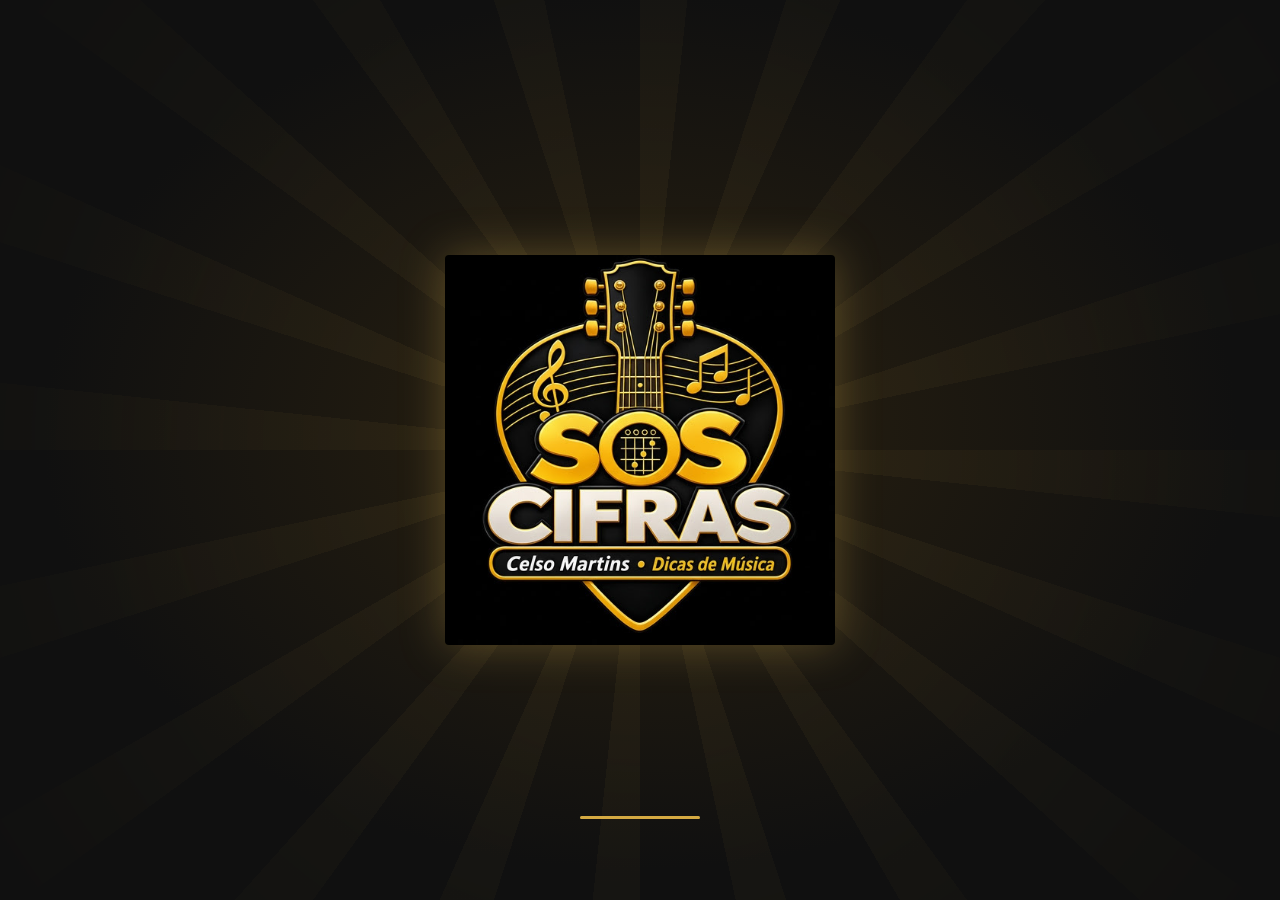
<file: index.html>
<!DOCTYPE html>
<html lang="pt-BR">
<head>
<meta charset="utf-8">



<link rel="manifest" href="./manifest.webmanifest?v=1.2.81">
<meta name="theme-color" content="#101010">
<meta name="mobile-web-app-capable" content="yes">
<meta name="apple-mobile-web-app-capable" content="yes">
<meta name="apple-mobile-web-app-title" content="SOS CIFRAS">
<meta name="mobile-web-app-capable" content="yes">
<meta name="apple-mobile-web-app-capable" content="yes">
<meta name="apple-mobile-web-app-title" content="SOS Cifras">
<meta name="theme-color" content="#101010">
<meta name="viewport" content="width=device-width, initial-scale=1, viewport-fit=cover">
<title>SOS CIFRAS — Cifras e Repertórios</title>
<link href="https://fonts.googleapis.com/css2?family=Bricolage+Grotesque:wght@400;600;800&family=JetBrains+Mono:wght@400;700&family=Dancing+Script:wght@600&display=swap" rel="stylesheet">
<style>
:root{--bg:#101010;--card:#1b1b1b;--ink:#f4f1e8;--mute:#aaa398;--line:#39342a;--brand:#d5aa42;--onbrand:#17130a;--chord:#f0c65b;--bar:#5a451b;--ok:#d5aa42}
:root[data-theme="light"]{--bg:#f6f3eb;--card:#ffffff;--ink:#24211b;--mute:#6f695e;--line:#d8d0c1;--brand:#9b741c;--onbrand:#fffdf7;--chord:#76540b;--bar:#9b741c;--ok:#9b741c}
@media (prefers-color-scheme:light){:root:not([data-theme="dark"]):not([data-theme="light"]){--bg:#f6f3eb;--card:#ffffff;--ink:#24211b;--mute:#6f695e;--line:#d8d0c1;--brand:#9b741c;--onbrand:#fffdf7;--chord:#76540b;--bar:#9b741c;--ok:#9b741c}}
:root[data-theme="dark"]{--bg:#101010;--card:#1b1b1b;--ink:#f4f1e8;--mute:#aaa398;--line:#39342a;--brand:#d5aa42;--onbrand:#17130a;--chord:#f0c65b;--bar:#5a451b}
:root{box-sizing:border-box;padding-top:env(safe-area-inset-top,0px);color-scheme:dark}
:root[data-theme="light"]{color-scheme:light}:root[data-theme="dark"]{color-scheme:dark}
*{box-sizing:border-box}html,body{height:100%;margin:0}
body{background:var(--bg);color:var(--ink);font:16px/1.4 "Bricolage Grotesque",system-ui,sans-serif}
#app{max-width:760px;margin:0 auto;padding:16px 16px 110px}
h1{font-size:28px;font-weight:800;letter-spacing:-.02em;margin:8px 0 4px}
h2{font-size:13px;font-weight:600;color:var(--mute);margin:22px 0 8px}
.sub{color:var(--mute);text-align:center;margin:0 0 18px;font-size:14px}
input,textarea,select{width:100%;font:inherit;color:var(--ink);background:var(--card);border:1.5px solid var(--line);border-radius:12px;padding:12px 14px}
textarea{font-family:"JetBrains Mono",ui-monospace,monospace;font-size:14px;min-height:300px;line-height:1.5}
:focus-visible{outline:3px solid var(--brand);outline-offset:2px}
button{font:inherit;cursor:pointer;border:0;color:var(--ink);background:none}
.btn{background:var(--brand);color:var(--onbrand);border-radius:12px;padding:11px 16px;font-weight:600;min-height:44px}
.btn.ghost{background:var(--card);color:var(--ink);border:1.5px solid var(--line)}
.row{display:flex;gap:8px;align-items:center}.row>*{flex:1}.row>.fit{flex:none}
.item{display:flex;align-items:center;gap:12px;width:100%;text-align:left;background:var(--card);border:1px solid var(--line);border-radius:14px;padding:12px 14px;margin-bottom:8px;min-height:56px}
.item b{display:block;font-weight:600}.item small{color:var(--mute)}
.ico{width:34px;height:34px;border-radius:10px;background:color-mix(in srgb,var(--brand) 14%,transparent);color:var(--brand);display:grid;place-items:center;flex:none;font-weight:800}
.chip{font-size:12px;padding:2px 8px;border-radius:99px;background:color-mix(in srgb,var(--brand) 14%,transparent);color:var(--brand);font-weight:600}
.empty{text-align:center;color:var(--mute);padding:28px 10px}
.top{position:sticky;top:env(safe-area-inset-top,0px);z-index:5;background:var(--bg);padding:8px 0;border-bottom:1px solid var(--line);margin:-16px -16px 12px;padding:10px 16px}
.tools{display:flex;gap:6px;flex-wrap:wrap;align-items:center;margin-top:8px}
.tb{min-width:44px;min-height:44px;border-radius:10px;background:var(--card);border:1.5px solid var(--line);font-weight:700}
.tb.on{background:var(--brand);color:var(--onbrand);border-color:var(--brand)}
.sec{background:var(--bar);color:#fff;text-align:center;font-weight:600;font-size:14px;border-radius:8px;padding:5px;margin:18px 0 8px}
.cs{font-family:"JetBrains Mono",ui-monospace,monospace;white-space:pre;overflow-x:auto}
.c{color:var(--chord);font-weight:700}.l{color:var(--ink)}
.tabs{position:fixed;left:0;right:0;bottom:0;background:var(--card);border-top:1px solid var(--line);display:flex;justify-content:center;padding:6px 8px calc(6px + env(safe-area-inset-bottom,0px))}
.tabs>div{display:flex;width:100%;max-width:760px;align-items:center}
.tab{flex:1;display:flex;flex-direction:column;align-items:center;gap:2px;font-size:12px;color:var(--mute);min-height:48px;justify-content:center}
.tab.on{color:var(--brand);font-weight:700}.tab .tabicon{font-size:22px;line-height:22px;height:22px;display:block}
.tab.mid{flex:none;width:58px;height:58px;border-radius:50%;background:var(--brand);color:var(--onbrand);margin-top:-26px;box-shadow:0 4px 14px rgba(0,0,0,.25)}
.toast{position:fixed;left:50%;bottom:96px;transform:translateX(-50%);background:var(--ok);color:#fff;padding:10px 16px;border-radius:12px;font-weight:600;z-index:9;max-width:92vw}
.seq{position:fixed;left:0;right:0;bottom:calc(66px + env(safe-area-inset-bottom,0px));display:flex;justify-content:center;gap:8px;z-index:4}
.seq .btn{box-shadow:0 3px 10px rgba(0,0,0,.2)}
label{font-size:13px;color:var(--mute);display:block;margin:12px 0 4px}
.sig{display:flex;flex-wrap:wrap;align-items:center;justify-content:center;gap:4px 14px;padding:12px 16px 0}
.sig span{color:var(--brand);font:600 24px/1.2 'Dancing Script','Segoe Script','Brush Script MT',cursive;letter-spacing:.01em}
.helpbtn{font:600 13px 'Bricolage Grotesque',system-ui,sans-serif;color:var(--brand);background:var(--card);border:1.5px solid var(--line);border-radius:99px;padding:6px 14px;min-height:36px}
details{background:var(--card);border:1px solid var(--line);border-radius:14px;padding:2px 14px;margin-bottom:8px}
summary{font-weight:600;padding:12px 0;cursor:pointer;min-height:44px}
details ul,details ol{padding-left:20px;margin:2px 0 12px}details li{margin:6px 0}details p{margin:4px 0 12px}
.rules{font-family:"JetBrains Mono",ui-monospace,monospace;font-size:12px;white-space:pre;overflow-x:auto;background:var(--bg);border:1px solid var(--line);border-radius:10px;padding:10px;margin:6px 0 10px}
.vh{position:absolute;opacity:0;width:1px;height:1px;overflow:hidden;pointer-events:none}

/* Abertura com a imagem oficial e brilho dourado */
#splash{position:fixed;inset:0;z-index:1000;display:grid;place-items:center;background:radial-gradient(ellipse at 50% 48%,#2a2110 0%,#101010 66%);overflow:hidden;opacity:1;visibility:visible;transition:opacity .65s ease,visibility .65s ease}
#splash.out{opacity:0;visibility:hidden;pointer-events:none}
#splash .glow{position:absolute;width:140vmax;height:140vmax;left:50%;top:50%;margin:-70vmax 0 0 -70vmax;background:repeating-conic-gradient(from 0deg,rgba(240,198,91,.12) 0 6deg,transparent 6deg 18deg);-webkit-mask:radial-gradient(circle,#000 0,transparent 62%);mask:radial-gradient(circle,#000 0,transparent 62%);opacity:0}
#splash img{position:relative;display:block;width:min(72vw,72vh,390px);height:auto;max-width:78vw;max-height:78vh;object-fit:contain;border-radius:4px;opacity:0;transform:scale(.88);filter:drop-shadow(0 0 22px rgba(240,198,91,.28))}
#splash .bar{position:absolute;left:50%;bottom:calc(9vh + env(safe-area-inset-bottom,0px));width:120px;height:3px;margin-left:-60px;border-radius:3px;background:rgba(213,170,66,.2);overflow:hidden;opacity:0}
#splash .bar i{display:block;height:100%;width:100%;background:#d5aa42;transform:scaleX(0);transform-origin:left}
@media (prefers-reduced-motion:no-preference){
#splash .glow{animation:sosGlow 2.6s ease-out .1s forwards,sosSpin 14s linear infinite}
#splash img{animation:sosLogoIn 1s cubic-bezier(.2,1.25,.4,1) .15s forwards}
#splash .bar{animation:sosFade .4s ease .5s forwards}
#splash .bar i{animation:sosLoad 1.9s ease-in-out .5s forwards}
@keyframes sosLogoIn{0%{opacity:0;transform:scale(.45) rotate(-8deg);filter:blur(8px) drop-shadow(0 0 10px rgba(240,198,91,.1))}60%{opacity:1;filter:blur(0) drop-shadow(0 0 28px rgba(240,198,91,.42))}100%{opacity:1;transform:scale(1) rotate(0);filter:blur(0) drop-shadow(0 0 22px rgba(240,198,91,.28))}}
@keyframes sosGlow{0%{opacity:0}40%{opacity:1}100%{opacity:.55}}
@keyframes sosSpin{to{transform:rotate(360deg)}}
@keyframes sosFade{to{opacity:1}}
@keyframes sosLoad{to{transform:scaleX(1)}}}
@media (prefers-reduced-motion:reduce){#splash .glow,#splash img,#splash .bar{opacity:1}#splash .bar i{transform:scaleX(1)}}


/* Cabeçalho editorial da cifra: marca discreta e título centralizado */
.song-heading{position:relative;min-height:86px;padding:35px 4px 13px;margin:0 0 10px;border-bottom:1px solid var(--line);display:flex;align-items:center;justify-content:center}
.song-brand{display:none;position:absolute;right:2px;top:0;flex-direction:column;align-items:flex-end;line-height:1.12;color:var(--brand);letter-spacing:.01em;text-align:right;font-family:"Dancing Script","Segoe Script","Brush Script MT",cursive}
.song-brand strong{font-size:17px;font-weight:600}
.song-brand span{font-size:14px;font-weight:600;opacity:.92}
body:has(.song-heading)>.sig{display:none!important}
html.reading-mode .song-brand{display:flex}
.song-title{width:100%;margin:0!important;text-align:center;font-family:Georgia,"Times New Roman",serif;font-size:clamp(25px,5.5vw,34px)!important;line-height:1.12;font-weight:700;letter-spacing:.005em;color:var(--ink);overflow-wrap:anywhere}
@media print{.song-heading{display:none}}

/* Modo leitura: oculta comandos e mantém cifra/indicações musicais */
html.reading-mode .top,html.reading-mode .tools,html.reading-mode .tabs,html.reading-mode .seq,html.reading-mode .print-header,html.reading-mode .sig{display:none!important}
html.reading-mode #app{padding-top:8px;padding-bottom:24px}
html.reading-mode .score-row{scroll-margin-top:8px}
.reading-speed-controls{display:none}html.reading-mode .reading-speed-controls{position:fixed;left:50%;bottom:calc(12px + env(safe-area-inset-bottom));transform:translateX(-50%);z-index:99998;display:flex;align-items:center;justify-content:center;gap:10px;padding:7px 10px;border:1px solid var(--brand);border-radius:999px;background:#171717;color:var(--brand);box-shadow:0 3px 14px #0009}.reading-speed-controls button{min-width:42px;min-height:40px;border:1px solid var(--brand);border-radius:999px;background:#292319;color:var(--brand);font-size:20px;font-weight:800}.reading-speed-controls .speed-value{min-width:78px;text-align:center;font-size:12px;font-weight:700;white-space:nowrap}.reading-speed-controls{transition:opacity .35s ease}html.reading-mode.speed-standby .reading-speed-controls{opacity:.2}
.music-inline-marker.segno,.music-inline-marker.coda-symbol{display:inline-block!important;vertical-align:super!important;position:relative!important;top:-.12em!important;margin:0 2px!important;line-height:1!important;font-size:1.05em!important}
</style>
<style>.chordTap{display:inline;cursor:pointer;color:inherit;font:inherit;font-weight:800;padding:0 1px;border-radius:4px;text-decoration:underline;text-decoration-style:dotted;text-decoration-color:var(--brand);text-underline-offset:3px}.chordTap:active{background:var(--brand);color:var(--onbrand)}.music-markers{display:flex;flex-wrap:wrap;gap:8px;align-items:center;color:var(--brand);font-size:1.35em;font-weight:800;padding:5px 0}.music-markers span{display:inline-flex;align-items:center;justify-content:center;min-width:30px;padding:2px 7px;border:1px solid var(--line);border-radius:7px}.mark-tools{display:flex;flex-wrap:wrap;gap:6px;margin:8px 0 12px}.mark-tools button{min-height:40px;padding:7px 10px;border:1px solid var(--line);border-radius:9px;background:var(--card);color:var(--brand);font-weight:700}.chord-panel-inline{display:block;position:relative;z-index:30;width:100%;margin:8px 0 14px}.chord-panel-card{width:min(100%,720px);max-height:none;overflow:visible;background:var(--card);color:var(--ink);border:1px solid var(--line);border-radius:14px;padding:14px;box-shadow:0 8px 26px #0007}.chord-panel-head{display:flex;align-items:center;justify-content:space-between;gap:12px}.chord-panel-inline h3{margin:12px 0 6px;color:var(--brand);font-size:14px}.chord-panel-inline p{margin:5px 0;color:var(--mute);font-size:13px}.chord-options{display:grid;grid-template-columns:repeat(2,minmax(0,1fr));gap:8px}.chord-option{background:var(--bg);border:1px solid var(--line);border-radius:10px;padding:10px}.chord-option b{display:block;color:var(--brand);margin-bottom:4px}.chord-notes{font:13px/1.6 "JetBrains Mono",monospace;overflow-wrap:anywhere}.score-opening{display:flex;align-items:flex-end;gap:5px;min-height:2.5em;margin:6px 0 2px}.time-signature-inline{display:inline-flex;flex-direction:column;align-items:center;justify-content:center;flex:none;width:max-content;min-width:25px;padding:0 4px;color:var(--brand);font-size:.95em;font-weight:800;line-height:.9}.time-signature-inline span:first-child{border-bottom:1px solid currentColor;padding:0 4px 3px}.time-signature-inline span:last-child{padding-top:3px}.score-opening>.cs{margin:0}.score-opening>.music-markers{margin:0;padding:0}.music-markers span.barline,.music-markers span.doublebar{border:0;border-radius:0;min-width:12px;padding:0 3px;font-size:1.35em;line-height:1.1}.music-markers span.doublebar{letter-spacing:-.22em;padding-right:7px}
.music-markers span.repeat-start,.music-markers span.repeat-end,.music-markers span.segno,.music-markers span.coda-symbol,.music-markers span.ds-coda{border:0;border-radius:0;min-width:0;padding:1px 4px;color:#ff3030;font-size:1.08em;font-weight:900}
.music-markers span.volta-marker{border:0;border-top:2px solid #ff3030;border-right:2px solid #ff3030;border-radius:0;min-width:3.1em;height:1.25em;margin:0 5px 2px 3px;padding:0;display:inline-flex;align-items:flex-start;justify-content:flex-start;font-size:.82em;color:#ff3030}
.music-markers span.volta-marker>span{position:relative;top:-.75em;left:-.05em;background:var(--bg);padding:0 3px}
/* Marcadores inline e exclusão por toque prolongado */
.music-inline-marker{display:inline-block;color:var(--brand);font-weight:800;padding:0 3px;white-space:pre}
.music-inline-marker.barline{font-size:1.2em;padding:0 4px}
.music-inline-marker.doublebar{font-size:1.2em;letter-spacing:-.18em;padding:0 7px 0 3px}
.music-inline-marker.repeat-start,.music-inline-marker.repeat-end,.music-inline-marker.segno,.music-inline-marker.coda-symbol{font-size:1.35em;line-height:1;vertical-align:middle;padding:0 3px;color:#ff3030;font-weight:900}
.music-inline-marker.volta-marker{display:inline-flex;position:relative;vertical-align:middle;align-items:flex-start;justify-content:flex-start;width:3.2em;height:1.35em;margin:0 .12em .05em .08em;padding:0;border-top:1.5px solid #ff3030;border-right:1.5px solid #ff3030;font-size:.82em;line-height:1;color:#ff3030;font-weight:800}
.music-inline-marker.volta-marker>span{position:relative;top:-.72em;left:-.05em;background:var(--bg);padding:0 2px}
.music-markers .volta-marker{display:inline-flex;position:relative;align-items:flex-start;justify-content:flex-start;width:3.2em;height:1.35em;margin:0 .12em .05em .08em;padding:0;border:0;border-top:1.5px solid #ff3030;border-right:1.5px solid #ff3030;border-radius:0;font-size:.82em;line-height:1;color:#ff3030}
.music-markers .volta-marker>span{position:relative;top:-.72em;left:-.05em;background:var(--bg);padding:0 2px}
.score-opening{align-items:center;gap:8px;min-height:2.8em;padding-top:2px}
.time-signature-inline{align-self:center;transform:translateY(-1px);min-width:28px;padding:0 3px}
.time-signature-inline span:first-child{padding:0 5px 4px}
.time-signature-inline span:last-child{padding-top:4px}

.meter-readout{white-space:nowrap}
.item[data-hold-delete="1"]{touch-action:pan-y;-webkit-touch-callout:none;user-select:none}
.delete-song-overlay{position:fixed;inset:0;z-index:60;display:flex;align-items:center;justify-content:center;padding:20px;background:rgba(0,0,0,.76)}
.delete-song-card{width:min(100%,380px);background:var(--card);color:var(--ink);border:1px solid var(--line);border-radius:16px;padding:20px;box-shadow:0 12px 40px #0009}
.delete-song-card h3{margin:0 0 8px;color:var(--brand);font-size:18px}
.delete-song-card p{margin:0 0 18px;overflow-wrap:anywhere}
.delete-song-actions{display:flex;gap:10px;justify-content:flex-end}
.delete-song-actions button{min-width:108px}

/* Coda centralizada acima da barra de compasso */
.music-markers .coda-bar{display:inline-flex;flex-direction:column;align-items:center;justify-content:flex-end;min-width:16px;padding:0;border:0;border-radius:0;line-height:1;vertical-align:middle}
.music-markers .coda-symbol{display:inline-flex;align-items:center;justify-content:center;min-width:0;padding:0;border:0;border-radius:0;font-size:1.75em;line-height:.82;color:var(--brand);font-weight:900}
.music-markers .coda-bar .barline,.music-markers .coda-bar .doublebar{display:inline-flex;align-items:center;justify-content:center;min-width:12px;padding:0 3px;border:0;border-radius:0;font-size:1.35em;line-height:1.1}

/* Diagramas de acordes e escalas por instrumento */
.chord-panel-card{max-height:none}
.chord-panel-title{font-size:26px;font-weight:800;color:var(--brand)}
.instrument-label{display:block;margin:14px 0 5px;color:var(--mute);font-size:12px}
.chord-instrument{width:100%;min-height:44px;background:var(--bg);color:var(--ink);border:1px solid var(--line);border-radius:10px;padding:9px}
.chord-help{font-size:12px;color:var(--mute);margin:4px 0 10px}
.chord-shapes{display:grid;grid-template-columns:repeat(2,minmax(0,1fr));gap:9px}
.shape-card{min-width:0;background:var(--bg);border:1px solid var(--line);border-radius:11px;padding:8px}
.shape-card>b{display:block;color:var(--brand);font-size:14px}
.shape-card>small{display:block;color:var(--mute);font-size:10px;line-height:1.35;min-height:28px}
.shape-diagram{overflow:hidden}
.fret-svg{display:block;width:100%;height:auto;max-height:165px}
.fret-string{stroke:var(--mute);stroke-width:1.2}
.fret-line{stroke:var(--line);stroke-width:1.2}
.fret-nut{stroke:var(--brand);stroke-width:4}
.fret-dot{fill:var(--brand);stroke:var(--brand);stroke-width:1}
.fret-dot-text{fill:#17130a;font-size:7px;font-weight:800}
.fret-open{fill:var(--brand);font-size:14px;font-weight:800}
.fret-number{fill:var(--mute);font-size:9px}
.fret-string-names{text-align:center;color:var(--mute);font:9px "JetBrains Mono",monospace;white-space:nowrap}
.neck-unavailable{padding:24px 5px;color:var(--mute);font-size:12px}
.chord-theory{margin-top:12px}
.bass-neck{overflow-x:auto;padding:6px 0}
.bass-fret-head,.bass-row{display:grid;grid-template-columns:48px repeat(13,minmax(25px,1fr));gap:2px;min-width:390px}
.bass-fret-head{font-size:9px;color:var(--mute);margin-bottom:4px}
.bass-row{align-items:center;margin:3px 0}
.bass-row>b{color:var(--brand);font:700 12px "JetBrains Mono",monospace}
.bass-row>span{height:29px;display:grid;place-items:center;border:1px solid var(--line);border-radius:5px;color:var(--mute);font:10px "JetBrains Mono",monospace}
.bass-row>span.scale-note{background:var(--brand);border-color:var(--brand);color:#17130a;font-weight:800}
.bass-legend{font-size:11px;color:var(--mute);margin:8px 0}
.bass-legend i{display:inline-block;width:9px;height:9px;border-radius:50%;background:var(--brand);margin-right:5px}
.chord-hover{position:relative;z-index:25;width:100%;max-width:560px;margin:8px 0 14px;background:var(--card);border:1px solid var(--brand);border-radius:12px;padding:10px;box-shadow:0 8px 24px #0007;color:var(--ink)}
.chord-hover>b{display:block;color:var(--brand);margin-bottom:6px}
.hover-shapes{display:grid;grid-template-columns:repeat(2,minmax(0,1fr));gap:6px}
.hover-shapes>div{background:var(--bg);border-radius:7px;padding:4px;min-width:0}
.hover-shapes strong{font-size:11px;color:var(--brand)}
.chord-hover>small{color:var(--mute);font-size:10px}
@media(max-width:380px){.chord-shapes{gap:6px}.shape-card{padding:5px}.fret-string-names{font-size:8px}}
@media(hover:none){.chord-hover{display:none}}

.fret-barre{stroke:var(--brand);stroke-width:8;stroke-linecap:round;opacity:.9}

/* Escala no braço: visualização direta, sem nomes de notas. */
.chord-panel-card{padding:10px;background:var(--card);border:1px solid var(--line);border-radius:12px;box-shadow:0 6px 18px #0005}
.chord-panel-head{display:flex;align-items:center;justify-content:space-between;margin-bottom:8px}
.scale-panel-label{font-size:11px;font-weight:800;letter-spacing:.08em;color:var(--mute)}
.chord-instrument{width:100%;min-height:38px;margin:0 0 10px;background:var(--bg);color:var(--ink);border:1px solid var(--line);border-radius:8px;padding:7px 10px;font-size:13px}
.scale-neck-wrap{width:100%;overflow-x:auto;padding:3px 0 8px}
.scale-neck{min-width:510px;padding:4px 3px}
.scale-fret-head,.scale-string-row{display:grid;grid-template-columns:12px repeat(13,minmax(0,1fr));align-items:center}
.scale-fret-head{height:20px;margin-bottom:3px;color:var(--mute);font:9px "JetBrains Mono",monospace;text-align:center}
.scale-string-row{height:27px;position:relative}
.scale-string-row:before{content:"";position:absolute;left:12px;right:0;top:50%;height:1px;background:var(--mute);opacity:.8}
.scale-string-line{display:block}
.scale-fret-cell{height:27px;display:flex;align-items:center;justify-content:center;border-left:1px solid var(--line);position:relative;z-index:1}
.scale-fret-cell:last-child{border-right:1px solid var(--line)}
.scale-dot{display:block;width:12px;height:12px;border-radius:50%;background:var(--brand);box-shadow:0 0 0 1px var(--onbrand);border:1px solid var(--brand)}
.scale-string-row:nth-child(2) .scale-fret-cell{border-top:2px solid var(--brand)}
.chord-panel-inline{margin:7px 0 12px}

/* Diagrama compacto de acorde, seguindo a referência visual enviada */
.chord-panel-inline{margin:8px auto 14px;max-width:330px}
.chord-panel-card{width:100%;padding:12px 14px 14px;background:#17191c;border:1px solid #292c31;border-radius:18px;box-shadow:0 8px 24px #0008}
.chord-panel-head{display:none}
.chord-instrument{margin:0 0 10px;min-height:40px;font-size:13px}
.chord-diagram-title{text-align:center;color:var(--ink);font-size:22px;font-weight:800;line-height:1.25;margin:4px 0 10px}
.scale-neck-host{width:100%;display:flex;justify-content:center}
.chord-diagram{width:100%;display:flex;justify-content:center;margin:0 auto;overflow:visible}
.chord-diagram-svg{display:block;width:auto;height:auto;max-width:100%;max-height:none;flex:none}
.chord-string{stroke:#777b83;stroke-width:2}
.chord-fret{stroke:#62666e;stroke-width:1.8}
.chord-nut{stroke:#858991;stroke-width:5;stroke-linecap:round}
.chord-finger-dot{fill:#f1f2f4;stroke:#f1f2f4;stroke-width:1}
.chord-finger-number{fill:#24262a;font-size:11px;font-weight:800}
.chord-open{fill:#777b83;font-size:13px;font-weight:700}
.chord-fret-number{fill:#858991;font-size:10px}
.chord-diagram-empty{padding:24px 8px;text-align:center;color:var(--mute);font-size:13px}
</style>
<style>/* SOS CIFRAS — dicionário de acordes (janela flutuante) v2.0.0 */
.scd{position:absolute;z-index:900;width:min(94vw,560px);overflow:auto;background:var(--card,#1b1b1b);color:var(--ink,#f4f1e8);border:1.5px solid var(--brand,#d5aa42);border-radius:16px;box-shadow:0 12px 36px rgba(0,0,0,.55);padding:10px 12px 8px;font:14px/1.35 "Bricolage Grotesque",system-ui,sans-serif;-webkit-overflow-scrolling:touch}
.scd-h{display:flex;align-items:flex-start;gap:8px;justify-content:space-between}
.scd-t{display:block;font-size:22px;font-weight:800;color:var(--chord,#f0c65b);letter-spacing:-.01em}
.scd-h small{display:block;color:var(--mute,#aaa398);font-size:12.5px}
.scd-x{min-width:44px;min-height:44px;margin:-6px -6px 0 0;font-size:18px;border-radius:12px;color:var(--ink,#f4f1e8)}
.scd-bar{display:flex;gap:8px;margin:6px 0 8px}
.scd-sel{flex:1;min-height:44px;padding:8px 10px;border-radius:12px}
.scd-mode{min-width:84px;min-height:44px;border-radius:12px;border:1.5px solid var(--line,#39342a);font-weight:700;color:var(--brand,#d5aa42);background:var(--bg,#101010)}
.scd-grid{display:grid;grid-template-columns:repeat(auto-fit,minmax(122px,1fr));gap:8px}
.scd-card{position:relative;display:flex;flex-direction:column;align-items:center;gap:4px;background:var(--bg,#101010);border:1px solid var(--line,#39342a);border-radius:12px;padding:6px 4px 8px}
.scd-svg{width:100%;max-width:128px;height:auto}
.scd-meta{text-align:center;font-size:11.5px;line-height:1.25;color:var(--mute,#aaa398)}
.scd-meta b{display:block;color:var(--ink,#f4f1e8);font-weight:600}
.scd-notes{display:flex;flex-wrap:wrap;justify-content:center;gap:3px 6px;font-size:11.5px}
.scd-n i{font-style:normal;font-size:9.5px;color:var(--brand,#d5aa42);margin-left:2px;vertical-align:super}
.scd-play{min-height:44px;width:90%;border-radius:12px;background:var(--brand,#d5aa42);color:var(--onbrand,#17130a);font-weight:800}
.scd-play.on{outline:3px solid var(--chord,#f0c65b);outline-offset:2px}
.scd-src{position:absolute;top:4px;right:6px;font-size:9px;color:var(--mute,#aaa398)}
.scd-tabs{display:flex;gap:6px;margin:4px 0 8px;flex-wrap:wrap}
.scd-tab{flex:1;min-height:40px;border-radius:10px;border:1.5px solid var(--line,#39342a);font-weight:600;font-size:12.5px;color:var(--ink,#f4f1e8);background:var(--bg,#101010)}
.scd-tab.on{background:var(--brand,#d5aa42);color:var(--onbrand,#17130a);border-color:var(--brand,#d5aa42)}
.scd-tab:disabled{opacity:.35}
.scd-note,.scd-empty{margin:2px 0 8px;font-size:12.5px;color:var(--mute,#aaa398)}
.scd-note b{color:var(--ink,#f4f1e8)}
.scd-foot{margin-top:8px;font-size:10.5px;color:var(--mute,#aaa398)}
.scd-foot a{color:var(--brand,#d5aa42)}
@media print{.scd{display:none}}
</style>

<style id="sos-music-markers-red-fix">
/* Correção definitiva: marcadores de navegação musical sempre em vermelho */
.music-markers span.repeat-start,
.music-markers span.repeat-end,
.music-markers span.segno,
.music-markers span.coda-symbol,
.music-markers span.ds-coda,
.music-markers .coda-symbol,
.music-markers .ds-coda,
.music-inline-marker.repeat-start,
.music-inline-marker.repeat-end,
.music-inline-marker.segno,
.music-inline-marker.coda-symbol,
.music-inline-marker.ds-coda {
  color:#ff3030 !important;
  -webkit-text-fill-color:#ff3030 !important;
  font-weight:900 !important;
}
.music-markers span.repeat-start,
.music-markers span.repeat-end,
.music-inline-marker.repeat-start,
.music-inline-marker.repeat-end {
  border-color:#ff3030 !important;
}
.music-markers span.volta-marker,
.music-inline-marker.volta-marker {
  color:#ff3030 !important;
  border-top-color:#ff3030 !important;
  border-right-color:#ff3030 !important;
}
</style>

<style id="sos-print-and-volta-v2">
/* Chaves de primeira e segunda casa: linha ajustável pelo usuário */
.music-markers{width:100% !important;display:flex;align-items:center;justify-content:flex-start}
.music-markers .volta-marker{
 display:inline-flex !important;position:relative !important;flex:0 0 var(--volta-width,30%) !important;
 width:var(--volta-width,30%) !important;min-width:3.2em !important;height:1.55em !important;
 margin:0 0 3px 0 !important;padding:0 !important;border:0 !important;
 border-top:2px solid #ff3030 !important;border-right:2px solid #ff3030 !important;
 color:#ff3030 !important;touch-action:pan-y
}
.music-markers .volta-label{position:absolute;left:0;top:-.78em;background:var(--bg);padding:0 3px;color:#ff3030 !important;font-weight:900}
.volta-drag-handle{position:absolute;right:-10px;top:-9px;width:22px;height:26px;cursor:ew-resize;touch-action:none;z-index:4}
.volta-drag-handle:after{content:"";position:absolute;right:8px;top:8px;width:5px;height:13px;border-radius:4px;background:#ff3030;box-shadow:0 0 0 2px var(--bg)}
.print-header{display:none}
.print-bg-option{display:inline-flex;align-items:center;gap:5px;font-size:11px;color:var(--mute);white-space:nowrap}
.print-bg-option input{width:auto;margin:0;accent-color:var(--brand)}
@media print{
 @page{margin:14mm}
 html,body{height:auto !important;min-height:0 !important;background:#fff !important;color:#111 !important;-webkit-print-color-adjust:exact;print-color-adjust:exact}
 #app{max-width:none !important;margin:0 !important;padding:0 !important;background:transparent !important;color:#111 !important}
 #splash,#tabs,.top,.seq,.toast,.chord-panel-inline,.chord-hover,.mark-tools,.print-bg-option,.no-print{display:none !important}
 .print-header{display:block !important;position:relative;margin:0 0 18px;padding:0 0 10px;border-bottom:1px solid #bbb;text-align:center;color:#111 !important;break-after:avoid}
 .print-header h1{margin:0;padding:5px 110px 0;font-size:22pt;line-height:1.2;text-align:center;color:#111 !important}
 .print-brand{position:absolute;right:0;top:0;font-size:8pt;font-weight:500;color:#666 !important}
 .cs,.cs *,.sec,.music-markers{color:#111 !important}
 .cs{break-inside:avoid;line-height:1.45}
 .cs [data-chord]{color:#111 !important;background:transparent !important;border-color:transparent !important;text-decoration:none !important}
 .sec{font-weight:800;margin-top:12px;break-after:avoid}
 .music-markers{break-inside:avoid}
 .music-markers .repeat-start,.music-markers .repeat-end,.music-markers .segno,.music-markers .coda-symbol,.music-markers .ds-coda,.music-markers .volta-marker{color:#ff3030 !important;-webkit-text-fill-color:#ff3030 !important}
 .music-markers .volta-marker{border-top-color:#ff3030 !important;border-right-color:#ff3030 !important}
 .volta-drag-handle{display:none !important}
 .score-opening{break-inside:avoid}
}
@media print{
 html.print-dark,html.print-dark body{background:#101010 !important;color:#f4f1e8 !important}
 html.print-dark #app{background:#101010 !important;color:#f4f1e8 !important}
 html.print-dark .print-header,html.print-dark .print-header h1{color:#f4f1e8 !important;border-color:#555}
 html.print-dark .print-brand{color:#bdb7aa !important}
 html.print-dark .cs,html.print-dark .cs *,html.print-dark .sec,html.print-dark .music-markers{color:#f4f1e8 !important}
 html.print-dark .cs [data-chord]{color:#f4f1e8 !important}
 html.print-dark .music-markers .repeat-start,html.print-dark .music-markers .repeat-end,html.print-dark .music-markers .segno,html.print-dark .music-markers .coda-symbol,html.print-dark .music-markers .ds-coda,html.print-dark .music-markers .volta-marker{color:#ff3030 !important;-webkit-text-fill-color:#ff3030 !important}
}
</style>
<style id="sos-segno-red-fix">.music-markers .segno,.music-inline-marker.segno{color:#ff3030!important;-webkit-text-fill-color:#ff3030!important;font-weight:900!important}</style>
<style id="sos-cross-line-volta-v1">.score-sheet{position:relative}.score-row{position:relative;min-height:1.4em;overflow:visible}.score-row .music-markers{position:relative;z-index:1}.volta-label-inline{display:inline-block;color:#ff3030!important;-webkit-text-fill-color:#ff3030!important;font-weight:900;font-size:.9em;padding:0 5px;vertical-align:top}.volta-fragment{position:absolute;z-index:3;top:0;height:1.35em;border-top:2px solid #ff3030;pointer-events:none;box-sizing:border-box}.volta-fragment:not(.is-first){border-left:2px solid #ff3030}.volta-fragment.is-last{border-right:2px solid #ff3030}.volta-endpoint{position:absolute;top:-10px;width:26px;height:28px;border-radius:7px;background:rgba(255,48,48,.14);border:1px solid #ff3030;pointer-events:auto;touch-action:none;z-index:5}.volta-endpoint:after{content:"";position:absolute;left:10px;top:6px;width:4px;height:14px;border-radius:4px;background:#ff3030}.volta-endpoint.start{left:-13px}.volta-endpoint.end{right:-13px}.music-markers .segno,.music-inline-marker.segno{color:#ff3030!important;-webkit-text-fill-color:#ff3030!important;font-weight:900!important}@media print{.volta-endpoint{display:none!important}}</style>
<style id="sos-volta-default-and-final-bar-fix">
.score-row{width:100%;min-height:1.6em}
.score-row>.music-markers{width:100%;min-height:1.5em;box-sizing:border-box}
.volta-fragment{min-width:0}
.volta-fragment.is-first .volta-label-inline{position:absolute;left:0;top:-.8em;background:var(--bg);padding:0 3px;white-space:nowrap}
.music-markers .repeat-final-bar{
 display:inline-block!important;position:relative!important;vertical-align:middle!important;
 width:20px!important;min-width:20px!important;height:1.45em!important;
 margin:0 5px!important;padding:0!important;border:0!important;
 font-size:0!important;line-height:0!important;color:#ff3030!important;
 background:
 radial-gradient(circle at 2px 34%,#ff3030 1.5px,transparent 1.9px),
 radial-gradient(circle at 2px 68%,#ff3030 1.5px,transparent 1.9px)!important;
}
.music-markers .repeat-final-bar:before,
.music-markers .repeat-final-bar:after{
 content:"";position:absolute;top:0;height:100%;background:#ff3030;border:0;
}
.music-markers .repeat-final-bar:before{left:9px;width:1.5px}
.music-markers .repeat-final-bar:after{left:14px;width:3.5px}
/* Barra final de partitura: duas linhas, sem pontos de ritornelo */
.music-markers .final-bar{
 display:inline-block!important;position:relative!important;vertical-align:middle!important;
 width:13px!important;min-width:13px!important;height:1.45em!important;
 margin:0 5px!important;padding:0!important;border:0!important;
 font-size:0!important;line-height:0!important;background:none!important;
}
.music-markers .final-bar:before,.music-markers .final-bar:after{
 content:"";position:absolute;top:0;height:100%;background:var(--brand);border:0;
}
.music-markers .final-bar:before{left:2px;width:1.5px}
.music-markers .final-bar:after{left:7px;width:3.5px}
@media print{.volta-endpoint{display:none!important}}
</style>

<style id="sos-coda-red-and-double-final-bar-v2">
.mark-tools button[data-mark="D.S. al Coda"]{color:#ff3030!important;-webkit-text-fill-color:#ff3030!important;border-color:#7a2424!important}

.mark-tools button[data-mark="𝄌"]{color:#ff3030!important;-webkit-text-fill-color:#ff3030!important;border-color:#7a2424!important}

.music-markers .coda-symbol,.music-markers span.coda-symbol,.music-markers .coda-bar .coda-symbol,.music-inline-marker.coda-symbol{color:#ff3030!important;-webkit-text-fill-color:#ff3030!important;font-weight:900!important}
.music-markers .final-bar,.music-inline-marker.final-bar{display:inline-block!important;position:relative!important;vertical-align:middle!important;width:13px!important;min-width:13px!important;height:1.45em!important;margin:0 5px!important;padding:0!important;border:0!important;font-size:0!important;line-height:0!important;background:none!important}
.music-markers .final-bar:before,.music-markers .final-bar:after,.music-inline-marker.final-bar:before,.music-inline-marker.final-bar:after{content:"";position:absolute;top:0;height:100%;background:var(--brand);border:0}
.music-markers .final-bar:before,.music-inline-marker.final-bar:before{left:2px;width:1.5px}
.music-markers .final-bar:after,.music-inline-marker.final-bar:after{left:7px;width:3.5px}
</style>
<style id="sos-zoom-score-wrap-v1">
/* Refluxo responsivo da cifra: o aumento da fonte não pode criar rolagem horizontal. */
#app .score-row{width:100%;max-width:100%;min-width:0}
#app .score-row>.cs{
 display:block;width:100%;max-width:100%;min-width:0;
 white-space:pre-wrap!important;overflow-x:visible!important;
 overflow-wrap:anywhere;word-break:normal;
}
#app .score-opening{
 display:flex;flex-wrap:wrap;align-items:center;
 width:100%;max-width:100%;min-width:0;
}
#app .score-opening>.cs{
 flex:1 1 0%;width:auto;min-width:0;max-width:100%;
 white-space:pre-wrap!important;overflow-x:visible!important;
 overflow-wrap:anywhere;word-break:normal;
}
@media(max-width:520px){
 #app .score-row>.cs,#app .score-opening>.cs{line-height:1.55}
}
</style>
<style id="sos-meter-inline-change-v1">
.meter-tools{display:flex;align-items:center;flex-wrap:wrap;gap:6px;margin:8px 0 10px}
.meter-tools span{width:100%;color:var(--mute);font-size:12px}
.meter-tools button{min-width:48px;padding:7px 10px;background:var(--card);color:var(--brand);border:1px solid var(--line);border-radius:8px;font-weight:800}
.score-opening{display:flex!important;flex-wrap:nowrap!important;align-items:center!important;gap:8px;min-width:0;max-width:100%;overflow:visible}
.score-opening>.time-signature-inline{flex:0 0 auto}
.score-opening>.sec{display:inline-block!important;flex:1 1 auto;min-width:0;margin:0!important}
.time-signature-row{display:flex;align-items:center;min-height:2.2em;padding:2px 0}
</style><style id="sos-segno-over-selected-bar-v1">.music-markers .segno-over-bar,.music-markers .coda-bar{display:inline-flex!important;flex:0 0 auto!important;flex-direction:column!important;align-items:center!important;justify-content:flex-end!important;vertical-align:middle!important;position:relative!important;top:auto!important;left:auto!important;min-width:0!important;margin:0 2px!important;padding:0!important;border:0!important;border-radius:0!important;line-height:.8!important;white-space:nowrap!important}.music-markers .segno-over-bar .music-inline-marker,.music-markers .coda-bar .music-inline-marker{display:block!important;flex:0 0 auto!important;min-width:0!important;margin:0!important;padding:0!important;border:0!important;border-radius:0!important;white-space:nowrap!important}.music-markers .segno-over-bar .music-inline-marker.segno{font-size:.88em!important;line-height:.72!important}.music-markers .coda-bar .music-inline-marker.coda-symbol{font-size:1.75em!important;line-height:.82!important;color:var(--brand)!important}.music-markers .segno-over-bar .music-inline-marker.barline,.music-markers .segno-over-bar .music-inline-marker.doublebar,.music-markers .coda-bar .music-inline-marker.barline,.music-markers .coda-bar .music-inline-marker.doublebar{font-size:1.2em!important;line-height:.9!important}</style><style id="sos-segno-over-selected-bar-v1">.segno-over-bar{display:inline-flex!important;flex-direction:column!important;align-items:center!important;justify-content:flex-end!important;vertical-align:middle!important;position:relative!important;line-height:.8!important;margin:0 2px!important;white-space:nowrap!important}.segno-over-bar .music-inline-marker.segno{display:block!important;position:static!important;top:auto!important;vertical-align:baseline!important;font-size:.88em!important;line-height:.72!important;padding:0!important;margin:0!important}.segno-over-bar .music-inline-marker.barline,.segno-over-bar .music-inline-marker.doublebar{display:block!important;position:static!important;vertical-align:baseline!important;font-size:1.2em!important;line-height:.9!important;padding:0!important;margin:0!important}</style>\n<style id="sos-segno-coda-anchor-v1">
/* v1.2.70 - S/Coda ancorados na barra: simbolo absoluto sobre a barra, sem ocupar largura nem mexer na cifra. Mesmo visual na edicao e na leitura. */
html .segno-over-bar,html .coda-bar,html .music-markers .segno-over-bar,html .music-markers .coda-bar,html .cs .segno-over-bar,html .cs .coda-bar{display:inline-block!important;position:relative!important;flex:0 0 auto!important;vertical-align:baseline!important;top:auto!important;left:auto!important;margin:0!important;padding:0!important;border:0!important;min-width:0!important;line-height:inherit!important;white-space:nowrap!important}
html .segno-over-bar>.music-inline-marker.barline,html .segno-over-bar>.music-inline-marker.doublebar,html .coda-bar>.music-inline-marker.barline,html .coda-bar>.music-inline-marker.doublebar{display:inline-block!important;position:static!important;vertical-align:baseline!important;margin:0!important;line-height:inherit!important}
html .segno-over-bar>.music-inline-marker.segno,html .coda-bar>.music-inline-marker.coda-symbol,html .music-markers .segno-over-bar>.music-inline-marker.segno,html .music-markers .coda-bar>.music-inline-marker.coda-symbol{display:block!important;position:absolute!important;left:50%!important;bottom:100%!important;top:auto!important;transform:translateX(-50%)!important;vertical-align:baseline!important;margin:0 0 -.15em 0!important;padding:0!important;font-size:1.15em!important;line-height:1!important;color:#ff3030!important;-webkit-text-fill-color:#ff3030!important;font-weight:900!important;pointer-events:none}
html .score-row:has(.segno-over-bar,.coda-bar){padding-top:1.05em}
/* cabecalho musical (barra+compasso) flutua; linha de cifra nunca vira item flex encolhido */
html #app .score-opening{display:flex!important;flex-wrap:nowrap!important;align-items:center!important;gap:2px!important;width:100%!important;max-width:100%!important;overflow:visible}
html #app .score-opening::after{content:none!important}
html #app .score-opening>.time-signature-inline{flex:0 0 auto!important;float:none!important;margin:0 4px 0 0!important;order:0}
html #app .score-opening>.music-markers{flex:0 0 auto!important;float:none!important;width:auto!important;display:inline-flex!important;align-items:center;margin:0!important;padding:0!important;order:1}
html #app .score-opening>.cs,html #app .score-opening>.sec{flex:1 1 0%!important;min-width:0!important;width:auto!important;max-width:none!important;margin:0!important;order:2;white-space:pre-wrap!important}
html .coda-bar>.music-inline-marker.coda-symbol,html .music-markers .coda-bar>.music-inline-marker.coda-symbol{font-size:1.8em!important;margin-bottom:-.15em!important}
</style>
</head>
<body>
<div id="splash" role="img" aria-label="Logo de abertura SOS CIFRAS"><div class="glow"></div><img src="[data-uri]" alt="Logo oficial SOS CIFRAS"><div class="bar"><i></i></div></div>
<div class="sig"><span>Celso Martins Dica de Música</span><button class="helpbtn" data-a="tab" data-v="ajuda" aria-label="Abrir Ajuda">? Ajuda</button></div>
<div id="app"></div>
<nav class="tabs" aria-label="Navegação"><div id="tabs"></div></nav>
<script>/* SOS CIFRAS — Dicionário interativo de acordes, inversões e tríades  v2.0.0
   Dados: cálculo musical próprio (validado nota a nota) + Fretwork Guitar Dataset (CC BY 4.0, https://guitarfretwork.com/data/)
   Módulo independente: não altera o resto do aplicativo. */
(function(root){
'use strict';
const LET=['C','D','E','F','G','A','B'],LPC=[0,2,4,5,7,9,11];
const SOL={C:'Dó',D:'Ré',E:'Mi',F:'Fá',G:'Sol',A:'Lá',B:'Si'};
const mod=(a,n)=>((a%n)+n)%n;
const ACC={'-2':'♭♭','-1':'♭','0':'','1':'♯','2':'𝄪'};
function spell(rl,st,pc){const li=(rl+st)%7;const d=mod(pc-LPC[li]+6,12)-6;return{txt:LET[li]+(ACC[d]||''),sol:SOL[LET[li]]+(ACC[d]||'')}}

/* ===== INSTRUMENTOS (afinação em MIDI, da corda mais grave para a mais aguda) ===== */
const INST={
 vl6:{id:'vl6',name:'Violão 6 cordas',kind:'fret',tuning:[40,45,50,55,59,64],labels:['E','A','D','G','B','E'],maxFret:15,minNotes:4,span:3,maxInterior:1},
 vl7:{id:'vl7',name:'Violão 7 cordas',kind:'fret',tuning:[36,40,45,50,55,59,64],labels:['C','E','A','D','G','B','E'],maxFret:15,minNotes:4,span:3,maxInterior:1},
 cav:{id:'cav',name:'Cavaquinho',kind:'fret',tuning:[62,67,71,74],labels:['D','G','B','D'],maxFret:12,minNotes:3,span:3,maxInterior:0},
 bx:{id:'bx',name:'Contrabaixo 4 cordas',kind:'bass',tuning:[28,33,38,43],labels:['E','A','D','G'],maxFret:12}
};

/* ===== INTERPRETAÇÃO DA CIFRA ===== */
function parseChord(sym){
 sym=String(sym||'').trim().replace(/♯/g,'#').replace(/♭/g,'b');
 const m=sym.match(/^([A-G])([#b]?)(.*)$/);if(!m)return null;
 let rest=m[3],bassTxt=null;
 const sl=rest.lastIndexOf('/');
 if(sl>=0){const b=rest.slice(sl+1);
  if(/^[A-G][#b]?$/.test(b)){bassTxt=b;rest=rest.slice(0,sl)}
  else if(b==='9'&&/6$/.test(rest.slice(0,sl)))rest=rest.slice(0,sl)+'add9';
  else return null}
 const rl=LET.indexOf(m[1]),rootPc=mod(LPC[rl]+(m[2]==='#'?1:m[2]==='b'?-1:0),12);
 let w=rest.replace(/[()\s,]/g,'').replace(/^-/,'m').replace(/^\+/,'aug').replace(/-(?=\d)/g,'b').replace(/\+(?=\d)/g,'#');
 let minor=false,dim=false,half=false,maj7=false,fifth=7,sus=null,ext=0,seventh=null;
 const MAJ=/^(maj|M|Δ|∆)/;
 if(MAJ.test(w)){maj7=true;w=w.replace(MAJ,'');if(!/^\d/.test(w))w='7'+w}
 else if(/^(min|m)/.test(w)){minor=true;w=w.replace(/^(min|m)/,'');if(MAJ.test(w)){maj7=true;w=w.replace(MAJ,'');if(!/^\d/.test(w))w='7'+w}}
 else if(/^(dim|°|º)/.test(w)){dim=true;minor=true;fifth=6;w=w.replace(/^(dim|°|º)/,'')}
 else if(/^ø/.test(w)){half=true;minor=true;fifth=6;w=w.replace(/^ø/,'');if(!/^\d/.test(w))w='7'+w}
 if(/aug|\+/.test(w)){fifth=8;w=w.replace(/aug|\+/g,'')}
 const sm=w.match(/sus(2|4)?/);if(sm){sus=sm[1]||'4';w=w.replace(/sus(2|4)?/,'')}
 const alts=[];w=w.replace(/([#b])(5|9|11|13)/g,(_,a,d)=>{alts.push(a+d);return''});
 const adds=[];w=w.replace(/add(2|4|6|9|11|13)/g,(_,d)=>{adds.push(+d);return''});
 let six=false;
 if(/^69/.test(w)){six=true;adds.push(9)}
 else{const dm=w.match(/^(13|11|9|7|6|5)/);if(dm)ext=+dm[1];else if(w==='2')adds.push(2);else if(w==='4')adds.push(4)}
 if(ext===6)six=true;
 if(alts.includes('b5')&&fifth===7)fifth=6;if(alts.includes('#5')&&fifth===7)fifth=8;
 if(maj7)seventh=11;
 else if(dim&&!half&&ext===7)seventh=9;
 else if(half||ext>=7)seventh=10;
 const power=ext===5&&!sus&&seventh===null&&!adds.length&&!minor&&!dim;
 const tones=[];const seen=new Set();
 const add=(s,st,deg,role,req)=>{const pc=mod(rootPc+s,12);if(seen.has(pc))return;seen.add(pc);tones.push({pc,st,deg,role,req,name:spell(rl,st,pc)})};
 add(0,0,'1','root',true);
 if(sus==='4')add(5,3,'4','third',true);else if(sus==='2')add(2,1,'2','third',true);
 else if(!power)add(minor?3:4,2,minor?'b3':'3','third',ext!==11);
 const pure=seventh===null&&!ext&&!adds.length&&!six&&!alts.some(a=>a!=='b5'&&a!=='#5');
 add(fifth,4,fifth===7?'5':fifth===6?'b5':'#5','fifth',pure||fifth!==7||power);
 if(seventh!==null)add(seventh,6,seventh===11?'7':seventh===9?'bb7':'b7','seventh',true);
 if(six)add(9,5,'6','ext',true);
 if(ext===9)add(2,1,'9','ext',true);
 if(ext===11){add(2,1,'9','ext',false);add(5,3,'11','ext',true)}
 if(ext===13){add(2,1,'9','ext',false);add(9,5,'13','ext',true)}
 adds.forEach(a=>{if(a===9||a===2)add(2,1,String(a),'ext',true);else if(a===11||a===4)add(5,3,String(a),'ext',true);else add(9,5,String(a),'ext',true)});
 alts.forEach(a=>{if(a==='b9')add(1,1,'b9','ext',true);else if(a==='#9')add(3,1,'#9','ext',true);else if(a==='#11')add(6,3,'#11','ext',true);else if(a==='b13')add(8,5,'b13','ext',true)});
 const allowed=new Map(tones.map(t=>[t.pc,t]));
 const get=r=>tones.find(t=>t.role===r);
 const triad=[get('root'),get('third'),get('fifth')].filter(Boolean);
 let bass=null;
 if(bassTxt){const bl=LET.indexOf(bassTxt[0]),bpc=mod(LPC[bl]+(bassTxt[1]==='#'?1:bassTxt[1]==='b'?-1:0),12);
  const t=allowed.get(bpc);bass={pc:bpc,name:{txt:bassTxt.replace('#','♯').replace('b','♭'),sol:SOL[bassTxt[0]]+(bassTxt[1]==='#'?'♯':bassTxt[1]==='b'?'♭':'')},tone:t||null,deg:t?t.deg:'baixo'};
  if(!t)allowed.set(bpc,{pc:bpc,st:0,deg:'baixo',role:'bass',req:false,name:bass.name})}
 const bassOk=new Set(tones.filter(t=>['root','third','fifth','seventh'].includes(t.role)).map(t=>t.pc));
 const parts=[];
 const qual=sus?'suspenso (sus'+sus+')':power?'com quinta (power chord)':half?'meio-diminuto':dim?'diminuto':fifth===8?'aumentado':minor?'menor':'maior';
 if(seventh===11)parts.push(minor&&!dim?'sétima maior':'sétima maior');else if(seventh===9)parts.push('sétima diminuta');else if(seventh===10&&!half)parts.push('sétima');
 if(six)parts.push('sexta');if(ext>=9)parts.push({9:'nona',11:'décima primeira',13:'décima terceira'}[ext]);
 adds.forEach(a=>parts.push('adição de '+({2:'segunda',4:'quarta',6:'sexta',9:'nona',11:'décima primeira',13:'décima terceira'}[a])));
 alts.forEach(a=>parts.push(a.replace('b','♭').replace('#','♯')+(a.endsWith('5')?' (quinta alterada)':'')));
 const pt=SOL[LET[rl]]+(ACC[mod(rootPc-LPC[rl]+6,12)-6]||'')+' '+qual+(parts.length?' com '+parts.join(', '):'')+(bass?' · baixo em '+bass.name.sol:'');
 return{sym,rl,rootPc,root:tones[0],tones,allowed,required:tones.filter(t=>t.req).map(t=>t.pc),bassOk,bass,triad,power,pt};
}

/* ===== AVALIAÇÃO DE UMA POSIÇÃO (instrumentos de trastes) ===== */
function evaluate(inst,ch,frets){
 const T=inst.tuning,n=T.length;const played=[];
 for(let s=0;s<n;s++)if(frets[s]>=0)played.push(s);
 if(played.length<inst.minNotes)return null;
 let interior=0;for(let s=played[0];s<=played[played.length-1];s++)if(frets[s]<0)interior++;
 if(interior>inst.maxInterior)return null;
 const fretted=played.filter(s=>frets[s]>0);
 const midi=played.map(s=>T[s]+frets[s]),pcs=new Set(midi.map(x=>x%12));
 for(const pc of pcs)if(!ch.allowed.has(pc))return null;
 for(const r of ch.required)if(!pcs.has(r))return null;
 const lpc=Math.min(...midi)%12;
 if(ch.bass){if(lpc!==ch.bass.pc)return null}else if(!ch.bassOk.has(lpc))return null;
 let minF=0,maxF=0;
 if(fretted.length){const fs=fretted.map(s=>frets[s]);minF=Math.min(...fs);maxF=Math.max(...fs);if(maxF-minF>inst.span)return null;
  if(maxF>4&&played.some(s=>frets[s]===0))return null}
 let barre=null;
 if(fretted.length){const atMin=fretted.filter(s=>frets[s]===minF);
  if(atMin.length>=2){const a=atMin[0],b=atMin[atMin.length-1];let ok=true;for(let s=a;s<=b;s++)if(frets[s]<=0)ok=false;if(ok)barre={a,b,fret:minF}}}
 const fingers=barre?1+fretted.filter(s=>frets[s]>minF).length:fretted.length;
 if(fingers>4)return null;
 const order=[...fretted].sort((x,y)=>frets[x]-frets[y]||x-y);const fmap={};let fn=1;
 order.forEach(s=>{if(barre&&frets[s]===minF)fmap[s]=1;else{if(barre&&fn===1)fn=2;fmap[s]=Math.min(4,fn++)}});
 const notes=played.map(s=>({s,f:frets[s],midi:T[s]+frets[s],pc:(T[s]+frets[s])%12,finger:fmap[s]||0,tone:ch.allowed.get((T[s]+frets[s])%12)}));
 const tonesCovered=[...pcs].filter(pc=>ch.tones.some(t=>t.pc===pc)).length;
 let score=(lpc===ch.rootPc?10:0)+played.length*3+tonesCovered*1.5+(pcs.has(ch.tones.find(t=>t.role==='fifth')?.pc)?2:0)-fingers*1-(maxF-minF)*1.5-interior*4-(n-played.length)*.5+(minF<=3?2:0)+played.filter(s=>frets[s]===0).length*.5-(minF>9?(minF-9)*.7:0);
 if(inst.id==='vl7'&&frets[0]>=0)score+=3;
 return{kind:'fret',frets:frets.slice(),notes,barre,minF,maxF,bassPc:lpc,score,inv:lpc!==ch.rootPc,src:'calc'};
}
function genFretted(inst,ch){
 const T=inst.tuning,n=T.length,seen=new Set(),out=[];let budget=400000;
 for(let lo=1;lo<=inst.maxFret-inst.span;lo++){
  const opts=[];
  for(let s=0;s<n;s++){const o=[-1];if(lo<=2&&ch.allowed.has(T[s]%12))o.push(0);
   for(let f=lo;f<=lo+inst.span;f++)if(ch.allowed.has((T[s]+f)%12))o.push(f);opts.push(o)}
  const fr=new Array(n).fill(-1);
  (function dfs(s,started,gap,interior){
   if(budget--<=0)return;
   if(s===n){const f=fr.filter(x=>x>0);
    if(f.length?Math.min(...f)!==lo:lo!==1)return;
    const k=fr.join(',');if(seen.has(k))return;
    const c=evaluate(inst,ch,fr);if(c){seen.add(k);out.push(c)}return}
   for(const f of opts[s]){
    if(f<0){fr[s]=-1;dfs(s+1,started,started?gap+1:0,interior)}
    else{const ni=interior+(started?gap:0);if(ni>inst.maxInterior)continue;fr[s]=f;dfs(s+1,true,0,ni)}
   }
   fr[s]=-1;
  })(0,false,0,0);
 }
 return out;
}
function hamming(a,b){let d=0;for(let i=0;i<a.length;i++)if(a[i]!==b[i])d++;return d}
function pickDiverse(c,max){
 const list=c.slice().sort((a,b)=>b.score-a.score),picked=[];
 while(picked.length<max&&list.length){
  let bi=-1,bv=-1e9;
  list.forEach((x,i)=>{let v=x.score;
   for(const p of picked){if(hamming(p.frets,x.frets)<=1)v-=30;if(Math.abs(p.minF-x.minF)<=1&&p.bassPc===x.bassPc)v-=14;else if(Math.abs(p.minF-x.minF)<=1)v-=6}
   if(v>bv){bv=v;bi=i}});
  const x=list.splice(bi,1)[0];
  if(picked.some(p=>hamming(p.frets,x.frets)===0))continue;
  picked.push(x);
 }
 return picked.sort((a,b)=>a.minF-b.minF);
}

/* ===== CONTRABAIXO: TRÍADES ===== */
function perms(a){if(a.length<=1)return[a];const r=[];a.forEach((x,i)=>perms(a.filter((_,j)=>j!==i)).forEach(p=>r.push([x,...p])));return r}
function subsets(n,k){const r=[];(function go(s,cur){if(cur.length===k){r.push(cur);return}for(let i=s;i<n;i++)go(i+1,[...cur,i])})(0,[]);return r}
function genBass(ch){
 const inst=INST.bx,T=inst.tuning,tri=ch.triad,k=tri.length;
 const extra=ch.bass&&!tri.some(t=>t.pc===ch.bass.pc)?ch.bass:null;
 const res=[],seen=new Set();
 for(const sub of subsets(4,k)){
  if(extra&&sub[0]===0)continue;
  for(const pm of perms(tri)){
   const opt=pm.map((t,i)=>{const s=sub[i],o=[];for(let f=0;f<=inst.maxFret;f++)if((T[s]+f)%12===t.pc)o.push(f);return o});
   const rec=(i,cur)=>{
    if(i===k){
     const fr=cur.map(x=>x.f),fretted=fr.filter(f=>f>0);
     let mn=0,mx=0;if(fretted.length){mn=Math.min(...fretted);mx=Math.max(...fretted);if(mx-mn>4)return;if(mn>5&&fr.includes(0))return}
     const mid=cur.map(x=>T[x.s]+x.f);if(Math.max(...mid)-Math.min(...mid)>19)return;
     const lowest=Math.min(...mid),lowTone=cur[mid.indexOf(lowest)].t;
     let notes=cur.map(x=>({s:x.s,f:x.f,midi:T[x.s]+x.f,pc:(T[x.s]+x.f)%12,tone:x.t,extra:false}));
     if(extra){const f0=mod(extra.pc-T[0],12);if(T[0]+f0>=lowest)return;if(fretted.length&&Math.abs(f0-mn)>5)return;
      notes.unshift({s:0,f:f0,midi:T[0]+f0,pc:extra.pc,tone:{deg:'baixo',name:extra.name},extra:true})}
     notes.sort((a,b)=>a.midi-b.midi);
     const key=notes.map(x=>x.s+':'+x.f).join('|');if(seen.has(key))return;seen.add(key);
     const adj=(sub[k-1]-sub[0]===k-1);
     const inv=tri.indexOf(lowTone);
     const avg=fretted.length?fretted.reduce((a,b)=>a+b,0)/fretted.length:0;
     const rangeMax=Math.max(...notes.map(x=>x.f));
     res.push({kind:'bass',notes,inv,minF:mn,maxF:Math.max(mx,extra?notes.find(x=>x.extra).f:0),avg,strings:sub.join(''),score:(adj?6:0)-(mx-mn)*.8-avg*.12+(extra?1:0),src:'calc',extra:!!extra});
     return}
    for(const f of opt[i])rec(i+1,[...cur,{s:sub[i],f,t:pm[i]}]);
   };
   rec(0,[]);
  }
 }
 const byInv=[0,1,2].map(inv=>{
  const l=res.filter(r=>r.inv===inv).sort((a,b)=>b.score-a.score),picked=[];
  while(picked.length<4&&l.length){let bi=0,bv=-1e9;
   l.forEach((x,i)=>{let v=x.score;for(const p of picked){const d=Math.abs(p.avg-x.avg);if(d<2.5)v-=(p.strings===x.strings?20:8);}if(v>bv){bv=v;bi=i}});
   picked.push(l.splice(bi,1)[0])}
  return picked.sort((a,b)=>a.avg-b.avg)});
 return{byInv,extra};
}

/* ===== BANCO FRETWORK (opcional, validado pela mesma regra musical; só violão de 6 cordas) ===== */
let FW=null;
function fwIndex(j){const m=new Map(),put=(sym,sh)=>{if(!sym)return;if(!m.has(sym))m.set(sym,[]);m.get(sym).push(...sh)};
 ((j&&j.fretwork)||[]).forEach(c=>{if(c&&c.symbol&&Array.isArray(c.shapes))put(c.symbol,c.shapes)});
 ((j&&j.hausSlash)||[]).forEach(c=>{if(c&&c.symbol&&Array.isArray(c.frets))put(c.symbol,[{frets:c.frets,haus:true}])});
 return m}
function fwFrets(s){
 const a=Array.isArray(s.frets)?s.frets:null;
 if(!a||a.length!==6)return null;
 const r=a.map(x=>x===null||/^[xX]$/.test(String(x))?-1:Number(x));
 return r.every(x=>Number.isInteger(x)&&x>=-1&&x<=24)?r:null;
}
const ENH={'C#':'Db','Db':'C#','D#':'Eb','Eb':'D#','F#':'Gb','Gb':'F#','G#':'Ab','Ab':'G#','A#':'Bb','Bb':'A#'};
function fwShapes(sym){
 if(!FW)return[];const k=[sym];const m=sym.match(/^([A-G][#b]?)(.*)$/);
 if(m&&ENH[m[1]])k.push(ENH[m[1]]+m[2]);
 let out=[];for(const s of k)if(FW.has(s)){out=FW.get(s);break}
 if(!out.length&&sym.indexOf('/')<0){}
 return out;
}
/* Banco local ./chord-data.json (já empacotado no app e em cache pelo Service Worker): Fretwork CC BY 4.0 + Haus of Chords CC BY 4.0.
   Cada posição só entra se passar na mesma validação musical do cálculo próprio. */
function loadFretwork(){
 if(typeof fetch!=='function')return;
 fetch('./chord-data.json').then(r=>r.ok?r.json():Promise.reject()).then(j=>{FW=fwIndex(j)}).catch(()=>{});
}

/* ===== API PRINCIPAL ===== */
function generate(instId,sym,opts){
 const inst=INST[instId],ch=parseChord(sym);
 if(!inst||!ch)return null;
 if(inst.kind==='bass'){const g=genBass(ch);return{inst,ch,mode:'bass',byInv:g.byInv,extra:g.extra}}
 let use=ch,note='';
 let c=genFretted(inst,use);
 if(!c.length&&ch.bass){use=parseChord(sym.replace(/\/.*$/,''));c=genFretted(inst,use);note='Não há posição segura com o baixo '+ch.bass.name.sol+' neste instrumento; exibindo o acorde base.'}
 if(instId==='vl6'&&FW){
  fwShapes(sym).forEach(s=>{const f=fwFrets(s);if(!f)return;const e=evaluate(inst,use,f);if(!e)return;
   const dup=c.find(x=>x.frets.join()===f.join());if(dup){dup.src='fretwork';dup.score+=2}else{e.src='fretwork';e.score+=2;c.push(e)}});
 }
 return{inst,ch,mode:'fret',items:pickDiverse(c,4),note};
}

/* ===== ÁUDIO (Karplus-Strong, 100% offline) ===== */
let AC=null,active=[];
function audio(){if(!AC){const C=root.AudioContext||root.webkitAudioContext;if(!C)return null;AC=new C()}if(AC.state==='suspended')AC.resume();return AC}
function stopAudio(){if(!AC)return;const t=AC.currentTime;active.forEach(a=>{try{a.g.gain.cancelScheduledValues(t);a.g.gain.setValueAtTime(a.g.gain.value,t);a.g.gain.linearRampToValueAtTime(0,t+.05);a.s.stop(t+.08)}catch(_){}});active=[]}
function pluck(ac,midi,when,vol,bass){
 const freq=440*Math.pow(2,(midi-69)/12),sr=ac.sampleRate,len=Math.floor(sr*(bass?2.4:1.9));
 const N=Math.max(2,Math.round(sr/freq-.5)),line=new Float32Array(N);
 for(let i=0;i<N;i++)line[i]=Math.random()*2-1;
 const passes=bass?5:2;for(let p=0;p<passes;p++){const c=line.slice();for(let i=0;i<N;i++)line[i]=(c[i]+c[(i+1)%N])/2}
 let pk=0;for(let i=0;i<N;i++)pk=Math.max(pk,Math.abs(line[i]));for(let i=0;i<N;i++)line[i]/=(pk||1);
 const buf=ac.createBuffer(1,len,sr),d=buf.getChannelData(0),decay=bass?.9992:(.9965+Math.min(.002,40/Math.max(freq,1)/1000));
 let idx=0;for(let i=0;i<len;i++){const v=line[idx],nx=line[(idx+1)%N];d[i]=v;line[idx]=(v+nx)*.5*decay;idx=(idx+1)%N}
 const s=ac.createBufferSource();s.buffer=buf;s.playbackRate.value=freq/(sr/(N+.5));
 const g=ac.createGain();g.gain.setValueAtTime(vol,when);
 const f=ac.createBiquadFilter();f.type='lowpass';f.frequency.value=bass?900:4200;
 s.connect(f);f.connect(g);g.connect(ac.destination);s.start(when);const h={s,g};active.push(h);return h;
}
function playNotes(midis,mode,bass){
 const ac=audio();if(!ac)return;stopAudio();
 const list=midis.slice().sort((a,b)=>a-b),t0=ac.currentTime+.03;
 if(bass){
  /* Contrabaixo: uma nota por vez (monofônico). Cada nota é cortada quando a próxima entra. */
  const step=.55,vol=.9;
  list.forEach((m,i)=>{
   const t=t0+i*step,h=pluck(ac,m,t,vol,true),end=i<list.length-1?t+step:t+1.2;
   h.g.gain.setValueAtTime(vol,Math.max(t,end-.04));
   h.g.gain.linearRampToValueAtTime(0,end);
   h.s.stop(end+.03);
  });
  return;
 }
 const step=mode==='arp'?.24:.03,vol=.85/Math.sqrt(list.length);
 list.forEach((m,i)=>pluck(ac,m,t0+i*step,vol,false));
}

/* ===== DIAGRAMAS SVG ===== */
const esc=s=>String(s).replace(/[&<>"]/g,c=>({'&':'&amp;','<':'&lt;','>':'&gt;','"':'&quot;'}[c]));
function diagram(inst,c){
 const n=inst.tuning.length,bass=inst.kind==='bass',rows=bass?5:4;
 const sx=inst.id==='cav'?27:bass?25:n===7?15:18,fy=inst.id==='cav'?27:bass?25:23,mx=26,top=30,r=inst.id==='cav'?9:bass?9.5:n===7?6.5:7.5;
 const W=mx+sx*(n-1)+16,H=top+rows*fy+22;
 const fretted=c.notes.filter(x=>x.f>0),maxF=fretted.length?Math.max(...fretted.map(x=>x.f)):0,minF=fretted.length?Math.min(...fretted.map(x=>x.f)):0;
 const start=maxF<=rows?1:minF;
 const X=s=>mx+s*sx,Y=f=>top+(f-start+.5)*fy;
 let o=`<svg viewBox="0 0 ${W} ${H}" class="scd-svg" role="img" aria-label="Diagrama ${esc(inst.name)}">`;
 for(let i=0;i<=rows;i++)o+=`<line x1="${X(0)}" y1="${top+i*fy}" x2="${X(n-1)}" y2="${top+i*fy}" stroke="var(--line)" stroke-width="${i===0&&start===1?4:1.2}" ${i===0&&start===1?'stroke="var(--ink)"':''}/>`;
 if(start===1)o+=`<line x1="${X(0)}" y1="${top}" x2="${X(n-1)}" y2="${top}" stroke="var(--ink)" stroke-width="4"/>`;
 for(let s=0;s<n;s++)o+=`<line x1="${X(s)}" y1="${top}" x2="${X(s)}" y2="${top+rows*fy}" stroke="var(--mute)" stroke-width="${1+(n-1-s)*.12}"/>`;
 if(start>1)o+=`<text x="${mx-sx*.55-4}" y="${top+fy*.5+4}" text-anchor="end" font-size="12" font-weight="700" fill="var(--brand)">${start}ª</text>`;
 const byS={};c.notes.forEach(x=>byS[x.s]=x);
 for(let s=0;s<n;s++){const x=byS[s];
  if(!x){o+=`<text x="${X(s)}" y="${top-9}" text-anchor="middle" font-size="13" font-weight="700" fill="var(--mute)">×</text>`;continue}
  if(x.f===0&&!bass)o+=`<circle cx="${X(s)}" cy="${top-11}" r="4.5" fill="none" stroke="var(--ink)" stroke-width="1.5"/>`;
 }
 if(c.barre){const b=c.barre,y=Y(b.fret);o+=`<rect x="${X(b.a)-r}" y="${y-r}" width="${X(b.b)-X(b.a)+2*r}" height="${2*r}" rx="${r}" fill="var(--brand)"/>`}
 c.notes.forEach(x=>{
  const ex=X(x.s);
  if(bass){
   const root=x.tone&&x.tone.deg==='1',y=x.f===0?top-12:Y(x.f),letter=x.tone&&x.tone.name?x.tone.name.txt:'';
   o+=`<circle cx="${ex}" cy="${y}" r="${x.f===0?8:r}" fill="${root?'var(--brand)':'var(--card)'}" stroke="var(--brand)" stroke-width="2" ${x.extra?'stroke-dasharray="3 2"':''}/><text x="${ex}" y="${y+4}" text-anchor="middle" font-size="${letter.length>2?9:11}" font-weight="800" fill="${root?'var(--onbrand)':'var(--ink)'}">${esc(letter)}</text>`;
  }else if(x.f>0){
   const y=Y(x.f);
   if(!(c.barre&&x.f===c.barre.fret))o+=`<circle cx="${ex}" cy="${y}" r="${r}" fill="var(--brand)"/>`;
   const showFinger=!(c.barre&&x.f===c.barre.fret&&x.s!==c.barre.a);
   if(showFinger&&x.finger)o+=`<text x="${ex}" y="${y+4}" text-anchor="middle" font-size="${r>8?12:10.5}" font-weight="800" fill="var(--onbrand)">${x.finger}</text>`;
  }
 });
 for(let s=0;s<n;s++)o+=`<text x="${X(s)}" y="${H-5}" text-anchor="middle" font-size="10" fill="var(--mute)">${inst.labels[s]}</text>`;
 return o+'</svg>';
}
function region(c){const a=c.minF||0,b=c.maxF||0;const avg=(a+b)/2;
 return(b===0?'Posição solta':'Casas '+(a===b?a:a+'–'+b))+' · '+(avg<=3.5?'região aberta/grave':avg<=7.5?'região média':'região aguda')}

/* ===== INTERFACE ===== */
if(typeof document!=='undefined'){
 let pop=null,anchor=null,lastEl=null;
 const st={inst:'vl6',mode:'chord',inv:null,sym:'',cache:null,labels:'notes'};
 try{st.inst=localStorage.getItem('soscifras_inst')||'vl6';if(!INST[st.inst])st.inst='vl6'}catch(_){}
 const INVN=['Fundamental','1ª inversão','2ª inversão'];
 function notesLine(c,ch){return c.notes.map(x=>{const t=x.tone||ch.allowed.get(x.pc);return t?`<span class="scd-n">${esc(t.name.sol)}<i>${esc(t.deg)}</i></span>`:''}).join('')}
 function body(){
  const g=generate(st.inst,st.sym);st.cache=g;
  if(!g)return'<p class="scd-empty">Acorde não reconhecido.</p>';
  let cards='',info='';
  if(g.mode==='fret'){
   if(g.note)info=`<p class="scd-note">${esc(g.note)}</p>`;
   cards=g.items.map((c,i)=>{
    const bassName=(g.ch.allowed.get(c.bassPc)||{name:{sol:'?'}}).name.sol;
    return`<div class="scd-card">${diagram(g.inst,c)}<div class="scd-meta"><b>${esc(region(c))}</b><span>Baixo: ${esc(bassName)}${c.inv?' (inversão)':''}</span></div><div class="scd-notes">${notesLine(c,g.ch)}</div><button class="scd-play" data-i="${i}" aria-label="Ouvir posição ${i+1}">▶ PLAY</button>${c.src==='fretwork'?'<small class="scd-src">Fretwork</small>':''}</div>`}).join('')
   ||'<p class="scd-empty">Nenhuma posição válida encontrada para este acorde neste instrumento.</p>';
  }else{
   const tri=g.ch.triad;
   info=`<p class="scd-note">Tríade estrutural: ${tri.map(t=>`<b>${esc(t.name.sol)}</b> (${esc(t.deg)})`).join(' · ')}${g.ch.power?' · sem terça':''}${g.extra?` · nota de baixo adicional: <b>${esc(g.extra.name.sol)}</b>`:''}</p>`;
   if(st.inv===null){const bi=g.ch.bass&&!g.extra?tri.findIndex(t=>t.pc===g.ch.bass.pc):0;st.inv=bi>=0?bi:0}
   const tabs=`<div class="scd-tabs">${[0,1,2].filter(i=>i<tri.length).map(i=>`<button class="scd-tab ${st.inv===i?'on':''}" data-inv="${i}" ${g.byInv[i].length?'':'disabled'}>${INVN[i]}</button>`).join('')}</div>`;
   const list=g.byInv[st.inv]||[];
   cards=tabs+'<div class="scd-grid">'+(list.map((c,i)=>`<div class="scd-card">${diagram(g.inst,c)}<div class="scd-meta"><b>${esc(region(c))}</b><span>${INVN[c.inv]}${c.extra?' + baixo':''}</span></div><div class="scd-notes">${notesLine(c,g.ch)}</div><button class="scd-play" data-i="${i}" aria-label="Ouvir configuração ${i+1}">▶ PLAY</button></div>`).join('')||'<p class="scd-empty">Sem configuração válida nesta inversão.</p>')+'</div>';
   return info+cards;
  }
  return info+'<div class="scd-grid">'+cards+'</div>';
 }
 function html(){
  const ch=parseChord(st.sym);
  return`<div class="scd-h"><div style="min-width:0"><b class="scd-t">${esc(st.sym)}</b><small>${ch?esc(ch.pt):''}</small></div><button class="scd-x" data-x aria-label="Fechar">✕</button></div>
  <div class="scd-bar"><select class="scd-sel" aria-label="Instrumento">${Object.values(INST).map(i=>`<option value="${i.id}" ${i.id===st.inst?'selected':''}>${i.name}</option>`).join('')}</select><button class="scd-mode" data-mode>${st.mode==='chord'?'Acorde':'Arpejo'}</button></div>
  <div class="scd-body">${body()}</div>
  <div class="scd-foot">${INST[st.inst].kind==='bass'?'Contrabaixo: apenas a tríade (fundamental, terça e quinta).':'Notas e graus abaixo de cada diagrama.'} Dados: cálculo próprio + <a href="https://guitarfretwork.com/data/" target="_blank" rel="noopener">Fretwork</a> e Haus of Chords (CC BY 4.0).</div>`;
 }
 function place(){
  if(!pop||!anchor)return;
  const vw=document.documentElement.clientWidth,vh=window.innerHeight,sx=window.scrollX,sy=window.scrollY;
  pop.style.maxHeight=Math.round(vh*.8)+'px';
  const pw=pop.offsetWidth,ph=pop.offsetHeight,a=anchor;
  let left=a.left+a.width/2-pw/2;left=Math.max(8,Math.min(left,vw-pw-8));
  let top;
  if(a.bottom+8+ph<=vh)top=a.bottom+8;
  else if(a.top-8-ph>=0)top=a.top-8-ph;
  else top=Math.max(8,vh-ph-8);
  pop.style.left=(left+sx)+'px';pop.style.top=(top+sy)+'px';
 }
 function closePop(){stopAudio();if(pop){pop.remove();pop=null}}
 function openPop(sym,rect){
  closePop();st.sym=sym;st.inv=null;anchor={left:rect.left,top:rect.top,bottom:rect.bottom,width:rect.width};
  pop=document.createElement('div');pop.className='scd';pop.setAttribute('role','dialog');pop.setAttribute('aria-label','Dicionário de acordes: '+sym);
  pop.innerHTML=html();document.body.appendChild(pop);place();
  pop.addEventListener('click',ev=>{
   ev.stopPropagation();
   if(ev.target.closest('[data-x]')){closePop();return}
   if(ev.target.closest('[data-mode]')){st.mode=st.mode==='chord'?'arp':'chord';ev.target.closest('[data-mode]').textContent=st.mode==='chord'?'Acorde':'Arpejo';return}
   const tb=ev.target.closest('[data-inv]');if(tb){st.inv=+tb.dataset.inv;stopAudio();refresh();return}
   const pl=ev.target.closest('.scd-play');
   if(pl&&st.cache){const g=st.cache,i=+pl.dataset.i;const c=g.mode==='bass'?(g.byInv[st.inv]||[])[i]:g.items[i];if(!c)return;
    playNotes(c.notes.map(x=>x.midi),st.mode,g.mode==='bass');
    pop.querySelectorAll('.scd-play').forEach(b=>b.classList.remove('on'));pl.classList.add('on');setTimeout(()=>pl.classList.remove('on'),900)}
  });
  pop.addEventListener('change',ev=>{if(ev.target.classList.contains('scd-sel')){st.inst=ev.target.value;st.inv=null;try{localStorage.setItem('soscifras_inst',st.inst)}catch(_){}stopAudio();refresh()}});
 }
 function refresh(){if(!pop)return;pop.innerHTML=html();place()}
 document.addEventListener('click',ev=>{
  if(ev.target.closest&&ev.target.closest('.scd'))return;
  const el=ev.target.closest&&ev.target.closest('[data-chord]');
  if(!el||!parseChord(el.getAttribute('data-chord')))return;
  ev.stopImmediatePropagation();ev.preventDefault();
  const sym=el.getAttribute('data-chord');
  if(pop&&st.sym===sym&&el===lastEl){closePop();return}
  lastEl=el;openPop(sym,el.getBoundingClientRect());
 },true);
 document.addEventListener('pointerdown',ev=>{
  if(!pop)return;if(ev.target.closest('.scd')||ev.target.closest('[data-chord]'))return;closePop();
 },true);
 document.addEventListener('keydown',ev=>{if(ev.key==='Escape')closePop()});
 window.addEventListener('resize',place);
 const app=document.getElementById('app');
 if(app)new MutationObserver(closePop).observe(app,{childList:true});
 if(typeof requestIdleCallback==='function')requestIdleCallback(loadFretwork);else setTimeout(loadFretwork,1500);
}

root.SOSChordPro={INST,parseChord,generate,evaluate,spell,setData:j=>{FW=fwIndex(j)},version:'2.0.0'};
if(typeof module!=='undefined')module.exports=root.SOSChordPro;
})(typeof window!=='undefined'?window:globalThis);
</script>
<script>(function(){
"use strict";
var N=["C","C#","D","D#","E","F","F#","G","G#","A","A#","B"];
var FL={Db:"C#",Eb:"D#",Gb:"F#",Ab:"G#",Bb:"A#"};
function esc(s){return String(s).replace(/[&<>"]/g,function(c){return {"&":"&amp;","<":"&lt;",">":"&gt;",'"':"&quot;"}[c];});}
function note(n){return N[((n%12)+12)%12];}
function parse(token){
 var raw=String(token||"").replace(/^[()]+|[()]+$/g,"");
 var m=raw.match(/^([A-G])([#b]?)(.*?)(?:\/([A-G])([#b]?)|\/(\d+))?$/);
 if(!m)return null;
 var rootName=m[1]+m[2],root=N.indexOf(FL[rootName]||rootName);
 if(root<0)return null;
 var q=m[3]||"",low=q.toLowerCase();
 var minor=/^m(?!aj)|^min/.test(low);
 var dim=/dim|°|º|ø/.test(low),aug=/aug|\+/.test(low);
 var sus4=/sus4|sus/.test(low)&&!/sus2/.test(low),sus2=/sus2/.test(low);
 var ints=dim?[0,3,6]:aug?[0,4,8]:sus4?[0,5,7]:sus2?[0,2,7]:minor?[0,3,7]:[0,4,7];
 var maj7=/maj7|Maj7|M7|7M|Δ7|^(?:maj|Maj)(?:9|11|13)/.test(q),has7=/(^|[^0-9])7/.test(q)||maj7||/^(maj|Maj)(9|11|13)/.test(q)||(/(^|[^0-9])(?:9|11|13)(?:$|[^0-9])/.test(q)&&!/add9/.test(q));
 function add(v){if(ints.indexOf(v)<0)ints.push(v);}
 if(has7)add(/dim7|°7|º7/.test(q)?9:(maj7?11:10));
 if(/6/.test(q)&&!/(1[236])/.test(q))add(9);
 if(/b5/.test(q))add(6);if(/#5/.test(q))add(8);
 if(/b9/.test(q))add(1);else if(/#9/.test(q))add(3);else if(/(^|[^#b])9/.test(q))add(2);
 if(/#11/.test(q))add(6);else if(/(^|[^#b])11/.test(q))add(5);
 if(/b13/.test(q))add(8);else if(/13/.test(q))add(9);
 if(/add2/.test(q))add(2);if(/add4/.test(q))add(5);if(/add9/.test(q))add(2);
 ints=ints.filter(function(v,i,a){return a.indexOf(v)===i;}).sort(function(a,b){return a-b;});
 var tones=ints.map(function(v){return note(root+v);});
 var inversions=ints.map(function(v,i){var a=ints.slice(i).concat(ints.slice(0,i).map(function(x){return x+12;}));return a.map(function(x){return note(root+x);}).join(" – ");});
 while(inversions.length<4)inversions.push(inversions.length===3?tones.concat([note(root+12)]).join(" – "):(inversions[inversions.length-1]||tones.join(" – ")));
 var scale="Maior (Jônio)",formula=[0,2,4,5,7,9,11];
 if(/#9/.test(q)||((/b9/.test(q))&&(/b13|#11/.test(q)))){scale="Alterada (Superlócria)";formula=[0,1,3,4,6,8,10];}
 else if(/b9/.test(q)){scale="Frígio dominante";formula=[0,1,4,5,7,8,10];}
 else if(/b13/.test(q)){scale="Mixolídio b13";formula=[0,2,4,5,7,8,10];}
 else if(/#11/.test(q)){scale=maj7?"Lídio":"Lídio dominante";formula=maj7?[0,2,4,6,7,9,11]:[0,2,4,6,7,9,10];}
 else if(dim){scale="Lócrio";formula=[0,1,3,5,6,8,10];}
 else if(minor&&maj7){scale="Menor melódica";formula=[0,2,3,5,7,9,11];}
 else if(minor){scale="Dórico";formula=[0,2,3,5,7,9,10];}
 else if(maj7){scale="Maior (Jônio)";formula=[0,2,4,5,7,9,11];}
 else if(has7||sus4){scale="Mixolídio";formula=[0,2,4,5,7,9,10];}
 else if(aug){scale="Tons inteiros";formula=[0,2,4,6,8,10];}
 return {name:raw,root:rootName,rootIndex:root,tones:tones,intervals:ints,inversions:inversions.slice(0,4),scale:scale,scaleNotes:formula.map(function(v){return note(root+v);})};
}
function renderLine(line,shift){
 var NAMES=["C","C#","D","D#","E","F","F#","G","G#","A","A#","B"];
 function transpose(t){var m=t.match(/^([A-G][#b]?)(.*?)(?:\/([A-G][#b]?|\d+))?$/);if(!m)return t;var r=FL[m[1]]||m[1],i=NAMES.indexOf(r);if(i<0)return t;var bass=m[3]?(/^\d/.test(m[3])?m[3]:NAMES[((NAMES.indexOf(FL[m[3]]||m[3])+shift)%12+12)%12]):"";return NAMES[((i+shift)%12+12)%12]+m[2]+(bass?"/"+bass:"");}
 var re=/D\.S\.\s+al\s+Coda|𝄂|𝄆|𝄇|𝄋|𝄌|1ª|2ª|\|\||\|:|:\||‖|\||\S+/gi,out=[],last=0,match;
 while((match=re.exec(line))){
  out.push(esc(line.slice(last,match.index)));
  var t=match[0],html="";
  if(/^D\.S\.\s+al\s+Coda$/i.test(t))html='<span class="music-inline-marker ds-coda">D.S. al Coda</span>';
  else if(t==="1ª"||t==="2ª")html='<span class="music-inline-marker volta-marker"><span>'+t+'</span></span>';
  else if(t==="|"||t==="‖"||t==="||"||t==="|:"||t===":|"){var mc=(t==="‖"||t==="||")?"doublebar":(t==="|:"?"repeat-start":(t===":|"?"repeat-end":"barline"));var red=mc==="repeat-start"||mc==="repeat-end";html='<span class="music-inline-marker '+mc+'"'+(red?' style="color:#ff3030!important;-webkit-text-fill-color:#ff3030!important"':'')+'>'+(t==="||"?"‖":esc(t))+'</span>';}
  else if(t==="𝄂"){html='<span class="music-inline-marker final-bar" aria-label="Barra dupla final"></span>';}
   else if(t==="𝄆"||t==="𝄇"||t==="𝄋"||t==="𝄌"){var mc=t==="𝄆"?"repeat-start":t==="𝄇"?"repeat-end":t==="𝄋"?"segno":"coda-symbol";html='<span class="music-inline-marker '+mc+'" style="color:#ff3030!important;-webkit-text-fill-color:#ff3030!important">'+t+'</span>';}
  else{var pre=(t.match(/^\(+/)||[""])[0],core=t.slice(pre.length),suf="";while(core.endsWith(")")&&(core.match(/\)/g)||[]).length>(core.match(/\(/g)||[]).length){core=core.slice(0,-1);suf+=")";}if(!parse(core))html=esc(t);else{var tr=transpose(core);html=esc(pre)+'<button type="button" class="chordTap" data-chord="'+esc(tr)+'" aria-label="Ver opções do acorde '+esc(tr)+'">'+esc(tr)+'</button>'+esc(suf);}}
  out.push(html);last=re.lastIndex;
 }
 out.push(esc(line.slice(last)));
 var rendered=out.join("");
 rendered=rendered.replace(/(<span class="music-inline-marker (segno|coda-symbol)"[^>]*>(?:𝄋|𝄌)<\/span>)(\s*)(<span class="music-inline-marker (?:barline|doublebar)"[^>]*>[^<]*<\/span>)/g,function(_,sym,kind,sp,bar){return '<span class="'+(kind==='segno'?'segno-over-bar':'coda-bar')+'">'+sym+bar+'</span>';});
 return rendered;
}
var INSTRUMENTS={
 guitar6:{label:"Violão · 6 cordas",tuning:[40,45,50,55,59,64],names:["E","A","D","G","B","E"],strings:6},
 guitar7:{label:"Violão · 7 cordas (Dó)",tuning:[36,40,45,50,55,59,64],names:["C","E","A","D","G","B","E"],strings:7},
 cavaquinho4:{label:"Cavaquinho · 4 cordas",tuning:[50,55,59,62],names:["D","G","B","D"],strings:4},
 bass4:{label:"Contrabaixo · 4 cordas",tuning:[28,33,38,43],names:["E","A","D","G"],strings:4}
};
function fretNote(midi){return note(midi%12);}
function chordShapes(x,key){
 var ins=INSTRUMENTS[key]||INSTRUMENTS.guitar6, tones=x.intervals.map(function(v){return (x.tones.length?((N.indexOf(x.tones[0])+v)%12):0);});
 var roots=ins.tuning.map(function(t){return ((t%12)+12)%12;}),out=[];
 var configs=[{name:"A",anchor:1,shift:0},{name:"C",anchor:1,shift:-2},{name:"E",anchor:0,shift:0},{name:"D",anchor:2,shift:0}];
 configs.forEach(function(cfg){
  var rootFret=-1;for(var f=0;f<=14;f++)if(((ins.tuning[cfg.anchor]+f)%12)===x.rootIndex){rootFret=f;break;}
  if(rootFret<0){out.push({name:cfg.name,notes:[],reason:"A tônica não está disponível nesta região."});return;}
  var center=Math.max(0,rootFret+cfg.shift),low=Math.max(0,center-1),high=Math.min(15,center+4),choices=[];
  for(var s=0;s<ins.strings;s++){
   var arr=[];for(var fr=0;fr<=15;fr++){var pc=((ins.tuning[s]+fr)%12);if(tones.indexOf(pc)>=0&&fr>=low&&fr<=high)arr.push({string:s,fret:fr,pc:pc,interval:x.intervals.find(function(v){return ((x.rootIndex+v)%12)===pc;})});}
   arr.sort(function(a,b){return Math.abs(a.fret-center)-Math.abs(b.fret-center);});if(s===cfg.anchor)arr=arr.filter(function(v){return v.pc===x.rootIndex;});choices.push(arr.slice(0,3));
  }
  var best=null,selected=[];
  function evaluate(){
   var used=selected.filter(Boolean),present=used.map(function(n){return n.pc;}),missing=tones.filter(function(t){return present.indexOf(t)<0;});
   if(used.length<4||used.filter(function(n){return n.string===cfg.anchor&&n.pc===x.rootIndex;}).length===0)return;
   var frets=used.map(function(n){return n.fret;}),span=Math.max.apply(null,frets)-Math.min.apply(null,frets);
   if(span>4)return;
   var score=missing.length*100+span*4+Math.abs((frets.reduce(function(a,b){return a+b;},0)/frets.length)-center)+used.length*-0.3;
   if(!best||score<best.score)best={score:score,notes:used.slice(),missing:missing};
  }
  function walk(i){
   if(i===ins.strings){evaluate();return;}
   selected[i]=null;walk(i+1);
   choices[i].forEach(function(c){selected[i]=c;walk(i+1);});
   selected[i]=null;
  }
  walk(0);
  if(best){best.name=cfg.name;best.low=Math.min.apply(null,best.notes.map(function(n){return n.fret;}));best.complete=!best.missing.length;best.barres=[];for(var bf=1;bf<=15;bf++){var ss=best.notes.filter(function(n){return n.fret===bf;}).map(function(n){return n.string;}).sort(function(a,b){return a-b;});if(ss.length>=3&&ss[ss.length-1]-ss[0]+1===ss.length)best.barres.push({fret:bf,from:ss[0],to:ss[ss.length-1]});}var finger=1,barreFrets=best.barres.map(function(b){return b.fret;});best.notes.forEach(function(n){if(n.fret===0){n.finger="";return;}if(barreFrets.indexOf(n.fret)>=0){n.finger="1";return;}var lower=best.notes.filter(function(v){return v.fret>0&&v.fret<n.fret&&!barreFrets.includes(v.fret);}).map(function(v){return v.fret;}).filter(function(v,i,a){return a.indexOf(v)===i;}).length;n.finger=String(Math.min(4,1+barreFrets.length+lower));});out.push(best);}
  else out.push({name:cfg.name,notes:[],reason:"Não foi encontrada uma posição confortável nesta região."});
 });
 return {instrument:ins,shapes:out};
}
function fretSvg(shape,ins){
 if(!shape.notes.length)return '<div class="neck-unavailable">'+esc(shape.reason)+'</div>';
 var frets=shape.notes.map(function(n){return n.fret;}),min=Math.min.apply(null,frets),start=Math.max(0,min===0?0:min),count=5,top=25,left=26,w=190,h=118,step=w/(ins.strings-1),cell=18;
 var svg='<svg class="fret-svg" viewBox="0 0 230 158" role="img" aria-label="Diagrama forma '+shape.name+'">';
 for(var s=0;s<ins.strings;s++){var xx=left+s*step;svg+='<line x1="'+xx+'" y1="'+top+'" x2="'+xx+'" y2="'+(top+count*cell)+'" class="fret-string"/>';}
 for(var fr=0;fr<=count;fr++){var yy=top+fr*cell;svg+='<line x1="'+left+'" y1="'+yy+'" x2="'+(left+w)+'" y2="'+yy+'" class="fret-line"/>';}
 if(start===0)svg+='<line x1="'+left+'" y1="'+top+'" x2="'+(left+w)+'" y2="'+top+'" class="fret-nut"/>';
 else svg+='<text x="5" y="'+(top+cell*2.8)+'" class="fret-number">'+start+'º</text>';
 shape.barres.forEach(function(b){var yb=top+(b.fret-start+.5)*cell;svg+='<line x1="'+(left+b.from*step)+'" y1="'+yb+'" x2="'+(left+b.to*step)+'" y2="'+yb+'" class="fret-barre"/>';});
 for(var s2=0;s2<ins.strings;s2++){var n=shape.notes.find(function(v){return v.string===s2;});if(!n){svg+='<text x="'+(left+s2*step)+'" y="15" text-anchor="middle" class="fret-open">×</text>';continue;}if(n.fret===0){svg+='<text x="'+(left+s2*step)+'" y="15" text-anchor="middle" class="fret-open">○</text>';continue;}var yy2=top+(n.fret-start+.5)*cell;if(yy2<top-2||yy2>top+count*cell+2)continue;svg+='<circle cx="'+(left+s2*step)+'" cy="'+yy2+'" r="6.2" class="fret-dot"/><text x="'+(left+s2*step)+'" y="'+(yy2+2.5)+'" text-anchor="middle" class="fret-dot-text">'+(n.finger||"")+'</text>';}
 svg+='</svg><div class="fret-string-names">'+ins.names.map(esc).join("　")+'</div>';
 return svg;
}
function frettedNeck(x,key){
 var ins=INSTRUMENTS[key]||INSTRUMENTS.guitar6;
 var pcs=x.intervals.map(function(v){return (x.rootIndex+v)%12;});
 var best=null;
 for(var base=0;base<=8;base++){
  var choices=[];
  for(var s=0;s<ins.strings;s++){
   var arr=[];
   for(var fr=base;fr<=base+4;fr++){
    var pc=(ins.tuning[s]+fr)%12;
    if(pcs.indexOf(pc)>=0)arr.push({string:s,fret:fr,pc:pc});
   }
   arr.sort(function(a,b){return a.fret-b.fret;});
   choices.push([null].concat(arr.slice(0,3)));
  }
  var selected=[];
  function test(){
   var used=selected.filter(Boolean);
   if(used.length<3)return;
   var present=used.map(function(n){return n.pc;});
   if(present.indexOf(x.rootIndex)<0)return;
   var missing=pcs.filter(function(pc){return present.indexOf(pc)<0;});
   var frets=used.map(function(n){return n.fret;});
   var span=Math.max.apply(null,frets)-Math.min.apply(null,frets);
   if(span>4)return;
   var lowest=used.slice().sort(function(a,b){return a.string-b.string;})[0];
   var score=missing.length*100+span*5+frets.reduce(function(a,b){return a+b;},0)*.35-used.length*1.5+(lowest.pc===x.rootIndex?-5:0);
   if(!best||score<best.score)best={score:score,notes:used.slice(),base:base};
  }
  function walk(i){
   if(i===ins.strings){test();return;}
   choices[i].forEach(function(v){selected[i]=v;walk(i+1);});
  }
  walk(0);
 }
 if(!best)return '<div class="chord-diagram-empty">Posição não disponível</div>';
 var notes=best.notes,used={};
 notes.forEach(function(n){used[n.string]=n;});
 var frets=notes.map(function(n){return n.fret;}),min=Math.min.apply(null,frets),max=Math.max.apply(null,frets);
 var base=min===0?0:Math.max(1,Math.min(best.base,min));
 var w=ins.strings===4?116:ins.strings===7?158:140,left=12,right=12,step=(w-left-right)/(ins.strings-1),top=25,cell=34;
 var width=w,height=top+cell*5+16,svg='<svg class="chord-diagram-svg" width="'+width+'" height="'+height+'" viewBox="0 0 '+width+' '+height+'" role="img" aria-label="Diagrama do acorde '+esc(x.name)+'">';
 for(var s2=0;s2<ins.strings;s2++){
  var xx=left+s2*step;
  svg+='<line x1="'+xx+'" y1="'+top+'" x2="'+xx+'" y2="'+(top+cell*5)+'" class="chord-string"/>';
  var n=used[s2];
  svg+='<text x="'+xx+'" y="15" text-anchor="middle" class="chord-open">'+(n?(n.fret===0?'○':''):'×')+'</text>';
 }
 for(var f=0;f<=5;f++){
  var yy=top+f*cell;
  svg+='<line x1="'+left+'" y1="'+yy+'" x2="'+(w-right)+'" y2="'+yy+'" class="'+(f===0&&base===0?'chord-nut':'chord-fret')+'"/>';
 }
 if(base>0)svg+='<text x="1" y="'+(top+cell*2.7)+'" class="chord-fret-number">'+base+'</text>';
 var fretRanks=frets.filter(function(v){return v>0;}).sort(function(a,b){return a-b;}).filter(function(v,i,a){return a.indexOf(v)===i;});
 for(var s3=0;s3<ins.strings;s3++){
  var n2=used[s3];if(!n2||n2.fret===0)continue;
  var cy=top+(n2.fret-base+.5)*cell;
  if(cy<top||cy>top+cell*5)continue;
  var finger=String(fretRanks.indexOf(n2.fret)+1);
  svg+='<circle cx="'+(left+s3*step)+'" cy="'+cy+'" r="11" class="chord-finger-dot"/>';
  svg+='<text x="'+(left+s3*step)+'" y="'+(cy+4)+'" text-anchor="middle" class="chord-finger-number">'+finger+'</text>';
 }
 svg+='</svg>';
 return '<div class="chord-diagram">'+svg+'</div>';
}
function panel(){
 var x=parse(window.SOSChordSelected||"");if(!x)return "";
 var key=window.SOSChordInstrument||"guitar6";
 var html='<div class="chord-panel-inline" data-selected-chord="'+esc(x.name)+'"><section class="chord-panel-card" role="region" aria-label="Diagrama do acorde">';
 html+='<select id="chord-instrument" class="chord-instrument" aria-label="Instrumento">';
 html+='<option value="guitar6" '+(key==="guitar6"?"selected":"")+'>Violão · 6 cordas</option>';
 html+='<option value="guitar7" '+(key==="guitar7"?"selected":"")+'>Violão · 7 cordas (Dó)</option>';
 html+='<option value="bass4" '+(key==="bass4"?"selected":"")+'>Contrabaixo · 4 cordas</option>';
 html+='<option value="cavaquinho4" '+(key==="cavaquinho4"?"selected":"")+'>Cavaquinho · 4 cordas</option>';
 html+='</select><div class="chord-diagram-title">'+esc(x.name)+'</div><div class="scale-neck-host">'+frettedNeck(x,key)+'</div></section></div>';
 return html;
}
window.SOSChord={renderLine:renderLine,panel:panel,isNotationLine:function(t){return /^(?:[\s𝄆𝄇𝄋𝄌①②1ª2ª.\-|‖:]+|D\.S\. al Coda)$/.test(t)&&(/[|‖:𝄆𝄇𝄋𝄌①②]|1ª|2ª|D\.S\. al Coda/.test(t))}};
document.addEventListener("change",function(ev){
 var select=ev.target;
 if(!select||select.id!=="chord-instrument")return;
 var panelEl=select.closest(".chord-panel-inline");
 if(!panelEl)return;
 var chord=panelEl.getAttribute("data-selected-chord")||window.SOSChordSelected||"";
 var parsed=parse(chord);
 var key=select.value;
 window.SOSChordInstrument=key;
 var host=panelEl.querySelector(".scale-neck-host");
 if(!host||!parsed)return;
 var title=panelEl.querySelector(".chord-diagram-title");if(title)title.textContent=parsed.name;host.innerHTML=frettedNeck(parsed,key);
});
document.addEventListener("click",function(ev){
 var chord=ev.target.closest&&ev.target.closest("[data-chord]");
 if(chord){
  ev.preventDefault();
  var selected=chord.getAttribute("data-chord"),current=document.querySelector(".chord-panel-inline");
  var same=current&&current.getAttribute("data-selected-chord")===selected;
  if(current)current.remove();
  var hover=document.querySelector(".chord-hover");if(hover)hover.remove();
  if(same){window.SOSChordSelected="";return;}
  window.SOSChordSelected=selected;
  var row=chord.closest(".cs")||chord.parentElement;
  row.insertAdjacentHTML("afterend",panel());
  var opened=document.querySelector(".chord-panel-inline");if(opened)opened.setAttribute("data-selected-chord",selected);
  return;
 }
 if(ev.target.closest&&ev.target.closest("[data-close-chord]")){
  var p=document.querySelector(".chord-panel-inline");if(p)p.remove();
  window.SOSChordSelected="";return;
 }
 var meterButton=ev.target.closest&&ev.target.closest("[data-meter]");
 if(meterButton){
  var meterArea=document.getElementById("eb");if(!meterArea)return;
  var meterValue=meterButton.getAttribute("data-meter"),ms=meterArea.selectionStart,mtext=meterArea.value;
  var lineStart=mtext.lastIndexOf("\n",Math.max(0,ms-1))+1,prefix=mtext.slice(0,lineStart),suffix=mtext.slice(lineStart),marker="⟦"+meterValue+"⟧";
  var addition=(prefix&&!prefix.endsWith("\n")?"\n":"")+marker+"\n";
  meterArea.value=prefix+addition+suffix;meterArea.focus();
  var caret=prefix.length+addition.length;meterArea.selectionStart=meterArea.selectionEnd=Math.min(caret,meterArea.value.length);return;
 }
 var mark=ev.target.closest&&ev.target.closest("[data-mark]");
 if(mark){
  var area=document.getElementById("eb");if(!area)return;
  var start=area.selectionStart,end=area.selectionEnd,text=area.value,symbol=mark.getAttribute("data-mark"),ins;
  if(symbol==="𝄋"||symbol==="𝄌"){
   var lineStart=text.lastIndexOf("\n",Math.max(0,start-1))+1;
   var lineEnd=text.indexOf("\n",start);if(lineEnd<0)lineEnd=text.length;
   var lineText=text.slice(lineStart,lineEnd),bars=/\|\||\|:|:\||‖|\|/g,bm,nearest=-1,distance=Infinity;
   while((bm=bars.exec(lineText))!==null){var candidate=lineStart+bm.index;if(Math.abs(candidate-start)<distance){nearest=candidate;distance=Math.abs(candidate-start);}}
   var at=nearest>=0?nearest:start;
   var prefixChar=at>lineStart?text[at-1]:"";
   ins=(prefixChar&&!/\s/.test(prefixChar)?" ":"")+symbol+" ";
   area.value=text.slice(0,at)+ins+text.slice(at);
   area.focus();area.selectionStart=area.selectionEnd=at+ins.length;return;
  }
  if(["|","‖","||","𝄂","|:",":|","𝄆","𝄇","𝄌","D.S. al Coda"].includes(symbol)){
   var lineStart=text.lastIndexOf("\n",Math.max(0,start-1))+1;
   var left=text.slice(lineStart,start),right=text.slice(end);
   var before=left&&!/\s$/.test(left)?" ":"";
   var after=right&&!/^\s/.test(right)?" ":"";
   ins=before+symbol+after;
  }else{ins="\n"+symbol+"\n";}
  area.value=text.slice(0,start)+ins+text.slice(end);
  area.focus();area.selectionStart=area.selectionEnd=start+ins.length;return;
 }
 if(!(ev.target.closest&&ev.target.closest(".chord-panel-inline"))){
  var active=document.querySelector(".chord-panel-inline");if(active)active.remove();
  window.SOSChordSelected="";
 }
});

})();</script>
<script>/* SOS CIFRAS — Dicionário de shapes v1.0 */
(function(){
"use strict";
const PC=["C","C#","D","D#","E","F","F#","G","G#","A","A#","B"],FL={Db:"C#",Eb:"D#",Gb:"F#",Ab:"G#",Bb:"A#"};
const INS={
 guitar6:{label:"Violão · 6 cordas",tuning:[40,45,50,55,59,64],names:["E","A","D","G","B","E"]},
 guitar7:{label:"Violão · 7 cordas (Dó)",tuning:[36,40,45,50,55,59,64],names:["C","E","A","D","G","B","E"]},
 cavaquinho4:{label:"Cavaquinho · 4 cordas",tuning:[62,67,71,74],names:["D","G","B","D"]},
 bass4:{label:"Contrabaixo · 4 cordas",tuning:[28,33,38,43],names:["E","A","D","G"]}
};
let apiData=null,apiPromise=null;
function api(){if(apiData)return Promise.resolve(apiData);if(!apiPromise)apiPromise=fetch("https://openguitarchords.com/data/chords.json",{mode:"cors"}).then(r=>{if(!r.ok)throw Error("HTTP "+r.status);return r.json()}).then(d=>(apiData=d,d)).catch(()=>null);return apiPromise}
function pc(n){return((n%12)+12)%12}function pitch(n){return PC[pc(n)]}function rootIndex(n){return PC.indexOf(FL[n]||n)}
function parseChord(symbol){
 const m=String(symbol||"").trim().match(/^([A-G])([#b]?)(.*?)(?:\/([A-G])([#b]?)|\/(\d+))?$/);if(!m)return null;
 const rootName=m[1]+m[2],root=rootIndex(rootName);if(root<0)return null;
 const q=m[3]||"",l=q.toLowerCase(),minor=/^m(?!aj)|^min/.test(l),halfDim=/ø|m7b5/.test(l),dim=/dim|°|º/.test(l),aug=/aug|\+/.test(l),sus2=/sus2/.test(l),sus4=/sus4|sus(?!2)/.test(l);
 let ints=halfDim?[0,3,6]:dim?[0,3,6]:aug?[0,4,8]:sus2?[0,2,7]:sus4?[0,5,7]:minor?[0,3,7]:[0,4,7];
 const maj7=/maj7|Maj7|M7|7M|Δ7|^maj(?:9|11|13)/.test(q),has7=/(^|[^0-9])7/.test(q)||maj7||(/(^|[^0-9])(9|11|13)/.test(q)&&!/add(?:2|9|4)/.test(q)),add=n=>{if(!ints.includes(n))ints.push(n)};
 if(has7)add(/dim7|°7|º7/.test(q)?9:maj7?11:10);
 if(halfDim&&!ints.includes(10))add(10);
 if(/b5/.test(q)){ints=ints.filter(v=>v!==7);add(6)}if(/#5/.test(q)){ints=ints.filter(v=>v!==7);add(8)}if(/b9/.test(q))add(1);else if(/#9/.test(q))add(3);else if(/(^|[^#b])9/.test(q)&&!/add9/.test(q))add(2);
 if(/#11/.test(q))add(6);else if(/(^|[^#b])11/.test(q))add(5);if(/b13/.test(q))add(8);else if(/(^|[^#b])13/.test(q))add(9);
 if(/add2/.test(q)||/add9/.test(q))add(2);if(/add4/.test(q))add(5);if(/6/.test(q)&&!/(1[236])/.test(q))add(9);
 ints=ints.filter((v,i,a)=>a.indexOf(v)===i).sort((a,b)=>a-b);
 return{symbol,root,rootName,quality:q,intervals:ints,tones:ints.map(v=>pc(root+v)),bass:m[4]?rootIndex(m[4]+(m[5]||"")):null};
}
function apiShapes(x){
 if(!apiData)return[];const all=Array.isArray(apiData.chords)?apiData.chords:Object.values(apiData.chords||{});
 const entry=all.find(c=>c&&c.symbol&&String(c.symbol).toLowerCase()===x.symbol.toLowerCase());if(!entry)return[];
 const list=entry.voicings&&entry.voicings.length?entry.voicings:[entry];
 return list.map((v,i)=>({name:"Posição "+(i+1),base:Number(v.baseFret||entry.baseFret||1),frets:v.frets||entry.frets,fingers:v.fingers||entry.fingers,barres:v.barres||entry.barres||[],source:"Open Guitar Chords"}))
 .filter(v=>Array.isArray(v.frets)&&v.frets.length===6).slice(0,8)
 .map(v=>({name:v.name,base:v.base,notes:v.frets.map((f,s)=>f==="x"||f===null?null:{string:s,fret:Number(f),finger:Number((v.fingers||[])[s]||0)}).filter(Boolean),barres:v.barres,source:v.source}));
}
function calculateShapes(x,key){
 const ins=INS[key],out=[],seen=new Set(),maxF=key==="bass4"?17:15;
 const required=[x.root],third=x.intervals.includes(3)?3:x.intervals.includes(4)?4:x.intervals.includes(2)?2:x.intervals.includes(5)?5:null;
 if(third!==null)required.push(pc(x.root+third));
 if(x.intervals.includes(10))required.push(pc(x.root+10));else if(x.intervals.includes(11))required.push(pc(x.root+11));
 if(required.length===1)required.push(...x.tones.slice(1,Math.min(3,x.tones.length)));
 for(let base=0;base<=Math.min(12,maxF-4);base++){
  const choices=ins.tuning.map((t,s)=>{const arr=[];for(let fret=0;fret<=maxF;fret++){if(base===0?(fret>4):(fret<base||fret>base+4))continue;const tone=pc(t+fret);if(x.tones.includes(tone)||(x.bass!==null&&tone===x.bass))arr.push({string:s,fret,pc:tone})}arr.sort((u,v)=>Math.abs(u.fret-(base+2))-Math.abs(v.fret-(base+2)));return[null,...arr.slice(0,3)]});
  const selected=Array(ins.tuning.length).fill(null);
  function evaluate(){
   const notes=selected.filter(Boolean);if(notes.length<(key==="bass4"?2:3))return;
   const pcs=[...new Set(notes.map(n=>n.pc))];if(required.some(t=>!pcs.includes(t)))return;
   if(x.bass!==null&&notes.slice().sort((u,v)=>u.string-v.string)[0].pc!==x.bass)return;
   const frets=notes.filter(n=>n.fret>0).map(n=>n.fret),span=frets.length?Math.max(...frets)-Math.min(...frets):0;if(span>4)return;
   const missing=x.tones.filter(t=>!pcs.includes(t));if(missing.length>(x.tones.length>3?2:0))return;
   const k=notes.map(n=>n.string+":"+n.fret).join("|");if(seen.has(k))return;
   const avg=frets.length?frets.reduce((u,v)=>u+v,0)/frets.length:0,score=missing.length*100+span*7+Math.abs(avg-(base+2))*1.5-notes.length*2+base*.08;
   const ranks=[...new Set(frets)].sort((u,v)=>u-v);
   out.push({name:"Posição",base:base===0?1:base,open:base===0,notes:notes.map(n=>({...n,finger:n.fret===0?0:ranks.indexOf(n.fret)+1})),barres:[],score,source:"Digitação calculada"});seen.add(k);
  }
  function walk(i){if(i===choices.length){evaluate();return}for(const n of choices[i]){selected[i]=n;walk(i+1)}selected[i]=null}
  walk(0);
 }
 out.sort((u,v)=>u.score-v.score);return out.slice(0,4).map((s,i)=>({...s,name:"Posição "+(i+1)}));
}
function fromHausSlash(x,key){
 const ins=INS[key],offset=key==='guitar7'?1:0;
 return hausSlashDB.filter(v=>String(v.symbol).toLowerCase()===String(x.symbol).replace(/♯/g,'#').replace(/♭/g,'b').toLowerCase()).map(v=>({
  name:'Posição publicada',base:(v.frets.filter(n=>n!==null&&n>0).length?Math.min(...v.frets.filter(n=>n!==null&&n>0)):1),open:v.frets.some(n=>n===0),source:'Haus of Chords CC BY 4.0',
  notes:v.frets.map((f,j)=>f===null?null:{string:j+offset,fret:Number(f),finger:0,pc:pc(ins.tuning[j+offset]+Number(f))}).filter(Boolean)
 })).filter(v=>validVoicing(v.notes,x,ins));
}
function getShapes(x,key){return calculateShapes(x,key).filter(v=>v.notes&&v.notes.length).slice(0,4);}

function diagram(shape,ins,x){
 const strings=ins.tuning.length,step=strings===7?25:strings===6?29:38,left=24,right=24,top=48,cell=50,frets=5,w=left+right+(strings-1)*step,h=top+cell*frets+24;
 const fs=shape.notes.map(n=>n.fret).filter(f=>f>0),min=fs.length?Math.min(...fs):0,start=shape.open?0:(min===0?0:Math.max(1,Math.min(Number(shape.base)||min,min)));
 let svg='<div class="dict-guitar-wrap"><svg viewBox="0 0 '+w+' '+h+'" class="dict-svg" role="img" aria-label="Braço do instrumento '+x.symbol+'">';
 for(let s=0;s<strings;s++){const xx=left+s*step,n=shape.notes.find(v=>v.string===s);svg+='<line x1="'+xx+'" y1="'+top+'" x2="'+xx+'" y2="'+(top+cell*frets)+'" class="dict-string"/><text x="'+xx+'" y="'+(top-13)+'" text-anchor="middle" class="dict-open">'+(n?(n.fret===0?"○":""):"×")+'</text>'}
 for(let f=0;f<=frets;f++){const yy=top+f*cell;svg+='<line x1="'+left+'" y1="'+yy+'" x2="'+(w-right)+'" y2="'+yy+'" class="'+(f===0&&start===0?"dict-nut":"dict-fret")+'"/>'}
 if(start>0)svg+='<rect x="'+(w/2-38)+'" y="5" width="76" height="28" rx="14" class="dict-position-bg"/><text x="'+(w/2)+'" y="24" text-anchor="middle" class="dict-position-label">'+start+'ª casa</text>';
 const bm={};shape.notes.forEach(n=>{if(n.fret>0)(bm[n.fret]||(bm[n.fret]=[])).push(n.string)});
 Object.keys(bm).forEach(f=>{const ss=bm[f].sort((a,b)=>a-b);if(ss.length>=3&&ss[ss.length-1]-ss[0]+1===ss.length){const y=top+(Number(f)-start+.5)*cell;if(y>=top&&y<=top+cell*frets)svg+='<line x1="'+(left+ss[0]*step)+'" y1="'+y+'" x2="'+(left+ss[ss.length-1]*step)+'" y2="'+y+'" class="dict-barre"/>'}});
 shape.notes.forEach(n=>{if(n.fret===0)return;const cy=top+(n.fret-start+.5)*cell;if(cy<top||cy>top+cell*frets)return;const cx=left+n.string*step;svg+='<circle cx="'+cx+'" cy="'+cy+'" r="10" class="'+(n.pc===x.root?"dict-root":"dict-dot")+'"/>'});
 svg+='</svg></div>';return svg;
}
let audioContext=null;
function playShape(shape,ins){
 const AC=window.AudioContext||window.webkitAudioContext;if(!AC||!shape||!shape.notes||!shape.notes.length)return;
 try{
  audioContext=audioContext||new AC();const ctx=audioContext;if(ctx.state==="suspended")ctx.resume();
  const master=ctx.createGain(),tone=ctx.createBiquadFilter(),now=ctx.currentTime;
  tone.type="lowpass";tone.frequency.setValueAtTime(ins.tuning[0]<35?2400:4200,now);tone.Q.value=.7;
  master.gain.setValueAtTime(.82,now);master.connect(tone);tone.connect(ctx.destination);
  shape.notes.slice().sort((a,b)=>a.string-b.string).forEach((n,i)=>{
   const midi=ins.tuning[n.string]+n.fret,f=440*Math.pow(2,(midi-69)/12),t=now+i*.045,duration=ins.tuning[0]<35?1.65:1.35;
   const env=ctx.createGain(),body=ctx.createBiquadFilter();body.type="lowpass";body.frequency.setValueAtTime(Math.min(6000,f*7),t);body.Q.value=.45;
   env.gain.setValueAtTime(.0001,t);env.gain.linearRampToValueAtTime(.16,t+.009);env.gain.exponentialRampToValueAtTime(.0001,t+duration);
   body.connect(env);env.connect(master);
   [[1,.72,"triangle"],[2.01,.19,"sine"],[3.02,.07,"sine"]].forEach(([ratio,level,type])=>{
    const osc=ctx.createOscillator(),gain=ctx.createGain();osc.type=type;osc.frequency.setValueAtTime(f*ratio,t);gain.gain.value=level;osc.connect(gain);gain.connect(body);osc.start(t);osc.stop(t+duration+.04);
   });
  });
  setTimeout(()=>{try{master.disconnect()}catch(_){}},2100);
 }catch(err){console.warn("Áudio do acorde:",err)}
}

function shapeSlide(shape,i,ins,x){
 return '<article class="dict-shape dict-slide"><div class="dict-shape-head"><b>Posição '+(i+1)+' de '+(window.__sosCurrentShapes||[]).length+'</b><button type="button" class="dict-play" data-play-shape="'+i+'" aria-label="Ouvir acorde '+x.symbol+'">▶ Ouvir</button></div>'+diagram(shape,ins,x)+'<small>Fonte: '+(shape.source||'Posição calculada e validada')+'</small></article>';
}
function panel(symbol){
 const x=parseChord(symbol);if(!x)return"";
 const key=window.SOSChordInstrument||"guitar6",ins=INS[key]||INS.guitar6,shapes=getShapes(x,key);
 window.__sosCurrentShapes=shapes;window.__sosCurrentInstrument=key;
 let html='<div class="chord-panel-inline dict-panel" data-selected-chord="'+symbol.replace(/"/g,"&quot;")+'"><section class="chord-panel-card"><div class="dict-top"><span>ACORDE</span><button type="button" data-close-chord aria-label="Fechar">×</button></div><select id="chord-instrument" class="chord-instrument" aria-label="Instrumento">';
 Object.keys(INS).forEach(k=>html+='<option value="'+k+'" '+(k===key?"selected":"")+'>'+INS[k].label+'</option>');
 html+='</select><div class="chord-diagram-title">'+symbol+'</div><div class="dict-credit">'+((key==='guitar6'||key==='guitar7')?'Dados: Fretwork + Haus of Chords (CC BY 4.0) · chords-db (MIT)':'Posições calculadas e validadas para a afinação selecionada')+'</div><div class="dict-carousel" aria-label="Deslize para ver outras posições">';
 shapes.forEach((shape,i)=>{html+=shapeSlide(shape,i,ins,x)});if(!shapes.length)html+='<p class="chord-diagram-empty">Carregando banco de acordes ou posição não cadastrada para este acorde.</p>';
 html+='</div><div class="dict-swipe-hint">'+(shapes.length>1?'Deslize para o lado para ver outras posições':'Posição disponível')+'</div></section></div>';
 return html;
}

function refreshPanel(p,key){
 const symbol=p.getAttribute("data-selected-chord"),x=parseChord(symbol);if(!x)return;
 const ins=INS[key]||INS.guitar6,shapes=getShapes(x,key);const credit=p.querySelector('.dict-credit');if(credit)credit.textContent=(key==='guitar6'||key==='guitar7')?'Dados: Fretwork + Haus of Chords (CC BY 4.0) · chords-db (MIT)':'Posições calculadas para a afinação selecionada';window.__sosCurrentShapes=shapes;window.__sosCurrentInstrument=key;
 p.querySelector(".dict-carousel").innerHTML=shapes.map((shape,i)=>shapeSlide(shape,i,ins,x)).join("")||'<p class="chord-diagram-empty">Posição não encontrada.</p>';
 p.querySelector(".dict-swipe-hint").textContent=shapes.length>1?"Deslize para o lado para ver outras posições":"Posição disponível";
}
document.addEventListener("click",function(ev){
 const chord=ev.target.closest&&ev.target.closest("[data-chord]");
 if(chord){ev.preventDefault();ev.stopImmediatePropagation();const symbol=chord.getAttribute("data-chord"),current=document.querySelector(".dict-panel");if(current&&current.getAttribute("data-selected-chord")===symbol){current.remove();window.SOSChordSelected="";return}if(current)current.remove();document.querySelectorAll(".chord-panel-inline:not(.dict-panel)").forEach(el=>el.remove());window.SOSChordSelected=symbol;const row=chord.closest(".cs")||chord.parentElement;row.insertAdjacentHTML("afterend",panel(symbol));return}
 const play=ev.target.closest&&ev.target.closest("[data-play-shape]");if(play){ev.preventDefault();const i=Number(play.getAttribute("data-play-shape")),s=(window.__sosCurrentShapes||[])[i],ins=INS[window.__sosCurrentInstrument||"guitar6"];if(s)playShape(s,ins);ev.stopImmediatePropagation();return}
 if(ev.target.closest&&ev.target.closest("[data-close-chord]")){ev.target.closest(".dict-panel")?.remove();window.SOSChordSelected="";ev.stopImmediatePropagation();return}
},true);
document.addEventListener("change",function(ev){if(ev.target&&ev.target.id==="chord-instrument"){const p=ev.target.closest(".dict-panel");if(!p)return;window.SOSChordInstrument=ev.target.value;refreshPanel(p,ev.target.value);ev.stopImmediatePropagation()}},true);
const style=document.createElement("style");style.textContent=`
.dict-panel{max-width:420px;margin:8px auto 12px}.dict-panel .chord-panel-card{background:#17191c;border:1px solid #39342a;border-radius:15px;padding:10px}.dict-top,.dict-shape-head{display:flex;align-items:center;justify-content:space-between;gap:8px}.dict-top{color:#d5aa42;font-size:10px;font-weight:800;letter-spacing:.12em;margin-bottom:9px}.dict-top button{font-size:23px;color:#aaa;background:none;border:0}.dict-carousel{display:flex;gap:10px;overflow-x:auto;overflow-y:hidden;scroll-snap-type:x mandatory;overscroll-behavior-x:contain;-webkit-overflow-scrolling:touch;touch-action:pan-x pan-y pinch-zoom;scrollbar-width:none}.dict-carousel::-webkit-scrollbar{display:none}.dict-shape{flex:0 0 100%;min-width:0;scroll-snap-align:center;background:#101010;border:1px solid #39342a;border-radius:10px;padding:10px}.dict-shape-head b{font-size:11px;color:#f0c65b}.chord-diagram-title{font-size:25px;font-weight:800;color:#f0c65b;text-align:center;margin:4px 0 4px}.dict-credit{text-align:center;color:#8f8a80;font-size:9px;margin:0 0 8px}.dict-play{border:1px solid #5a451b;border-radius:7px;background:#2b2415;color:#f0c65b;padding:5px 7px;font-size:10px}.dict-guitar-wrap{width:100%;display:flex;justify-content:center;background:#f6f4ee;border-radius:8px;padding:8px 3px}.dict-svg{display:block;width:auto;max-width:100%;height:auto;max-height:360px}.dict-string{stroke:#222;stroke-width:2}.dict-fret{stroke:#222;stroke-width:2}.dict-nut{stroke:#080808;stroke-width:8}.dict-open{fill:#222;font-size:15px;font-weight:800}.dict-dot{fill:#080808;stroke:#080808;stroke-width:1}.dict-root{fill:#080808;stroke:#080808;stroke-width:1}.dict-barre{stroke:#080808;stroke-width:17;stroke-linecap:round}.dict-position-bg{fill:#080808}.dict-position-label{fill:#fff;font-size:15px;font-weight:800}.dict-fret-no,.dict-bass-name{fill:#222;font-size:11px}.dict-strings{text-align:center;color:#aaa;font:9px monospace;white-space:nowrap}.dict-shape>small{display:block;color:#8f8a80;font-size:9px;line-height:1.3;margin-top:5px}.dict-bass-scroll{width:100%;overflow:hidden}.dict-bass-svg{display:block;width:100%;min-width:0;height:auto;background:#f6f4ee;border-radius:8px;padding:5px 2px;box-sizing:border-box}.dict-root{fill:#d5aa42;stroke:#f0c65b}.dict-swipe-hint{text-align:center;color:#aaa398;font-size:10px;margin:7px 0 0}.dict-panel .chord-instrument{margin:0 0 8px}`;
document.head.appendChild(style);
/* Bancos locais licenciados: Fretwork (CC BY 4.0) + chords-db (MIT).
   Os dados são empacotados no próprio SOS CIFRAS para uso offline. */
let fretworkDB=[],chordsDb=null,hausSlashDB=[];
function fretworkKey(x){
 const q=(x.quality||'').trim(),r=x.rootName;
 if(x.bass!==null){if(q&&!/^(M|maj|major)$/i.test(q))return r+q+'/'+PC[x.bass];return r+'/'+PC[x.bass];}
 if(!q)return r;
 if(/^(7M|M7|maj7|maj9|maj11|maj13)$/i.test(q))return r+'maj7';
 if(/^(m7b5|m7\\(b5\\)|ø)$/i.test(q))return r+'m7b5';
 if(/^(m|min)$/i.test(q))return r+'m';
 if(/^(dim|°|º)$/i.test(q))return r+'dim';
 if(/^(dim7|°7|º7)$/i.test(q))return r+'dim7';
 return r+q;
}
function chordDbSuffix(x){
 let q=(x.quality||'').trim();
 if(x.bass!==null)return '/'+PC[x.bass];
 if(!q)return 'major';
 const map={'M':'major','maj':'major','min':'minor','m':'minor','M7':'maj7','7M':'maj7','maj7':'maj7','m7b5':'m7b5','ø':'m7b5','°':'dim','º':'dim','°7':'dim7','º7':'dim7'};
 return map[q]||q.replace(/♭/g,'b').replace(/♯/g,'#');
}
function notePC(midi){return pc(midi)}function validVoicing(notes,x,ins){
 if(!notes||notes.length<3)return false;
 const sounding=notes.map(n=>({note:n,midi:ins.tuning[n.string]+n.fret,p:pc(ins.tuning[n.string]+n.fret)})).sort((a,b)=>a.midi-b.midi);
 const lowest=sounding[0];
 // A nota do baixo pode ser uma nota de passagem/inversão fora da tríade,
 // mas nenhuma outra nota pode sair da estrutura do acorde.
 if(x.bass!==null&&lowest.p!==x.bass)return false;
 if(sounding.some((v,i)=>!x.tones.includes(v.p)&&!(i===0&&x.bass!==null&&v.p===x.bass)))return false;
 const unique=[...new Set(sounding.map(v=>v.p))];
 const third=x.intervals.includes(3)?3:x.intervals.includes(4)?4:x.intervals.includes(2)?2:x.intervals.includes(5)?5:null;
 const required=[x.root];if(third!==null)required.push(pc(x.root+third));
 if(x.intervals.includes(10))required.push(pc(x.root+10));else if(x.intervals.includes(11))required.push(pc(x.root+11));
 x.intervals.filter(v=>[1,2,5,6,8,9].includes(v)).forEach(v=>required.push(pc(x.root+v)));
 if(required.some(p=>!unique.includes(p)))return false;
 return true;
}
function fromFretwork(entry,x,key){
 const ins=INS[key],offset=key==='guitar7'?1:0;
 return (entry.shapes||[]).map((v)=>({
  name:v.position||'Posição',base:v.open?0:(v.root_fret||(v.frets.filter(n=>n!==null&&n>0).length?Math.min(...v.frets.filter(n=>n!==null&&n>0)):1)),
  open:!!v.open,barre:!!v.barre,source:'Fretwork CC BY 4.0',
  notes:v.frets.map((f,j)=>f===null?null:{string:j+offset,fret:Number(f),finger:0,pc:pc(ins.tuning[j+offset]+Number(f))}).filter(Boolean)
 })).filter(s=>s.notes.length===ins.tuning.length-1||s.notes.length>=3)
 .filter(s=>validVoicing(s.notes,x,ins));
}
function fromChordsDb(x,key){
 const ins=INS[key];if(key!=='guitar6'&&key!=='guitar7'||!chordsDb)return[];
 if(x.bass!==null&&x.quality&&!/^(M|maj|major)$/i.test(x.quality))return[];
 const keyName=(chordsDb.keys||[]).find(k=>rootIndex(k)===x.root);
 const keys=chordsDb.chords[keyName]||[];
 const suffix=chordDbSuffix(x);
 const entry=keys.find(c=>x.bass!==null
  ?String(c.suffix).startsWith('/')&&rootIndex(String(c.suffix).slice(1))===x.bass
  :String(c.suffix).toLowerCase()===suffix.toLowerCase());
 if(!entry)return[];
 const offset=key==='guitar7'?1:0;
 return (entry.positions||[]).map(p=>{
  const base=Number(p.baseFret||1);
  return {
   name:'Posição',base,open:base<=1,barres:p.barres||[],source:'chords-db MIT',
   // chords-db armazena casas relativas a baseFret; convertemos para casas absolutas.
   notes:p.frets.map((f,j)=>{
    if(f===-1||f===null)return null;
    const actual=Number(f)===0?0:Number(f)+base-1;
    return {string:j+offset,fret:actual,finger:Number((p.fingers||[])[j]||0),pc:pc(ins.tuning[j+offset]+actual)};
   }).filter(Boolean)
  };
 }).filter(s=>validVoicing(s.notes,x,ins));
}
function uniqueAndOrder(shapes){
 const out=[],seen=new Set();
 for(const shape of shapes){
  const sig=shape.notes.map(n=>n.string+':'+n.fret).sort().join('|');
  if(!seen.has(sig)){seen.add(sig);out.push(shape)}
 }
 const sets=out.map(v=>new Set(v.notes.map(n=>n.string+':'+n.fret)));
 const filtered=out.filter((shape,i)=>!out.some((other,j)=>{
  if(i===j||sets[i].size>=sets[j].size||sets[j].size-sets[i].size>1)return false;
  for(const note of sets[i])if(!sets[j].has(note))return false;
  return true;
 }));
 return filtered.sort((a,b)=>{
  const af=a.notes.filter(n=>n.fret>0).map(n=>n.fret),bf=b.notes.filter(n=>n.fret>0).map(n=>n.fret);
  const amin=af.length?Math.min(...af):0,bmin=bf.length?Math.min(...bf):0;
  const ar=a.open?0:amin,br=b.open?0:bmin;return ar-br;
 }).slice(0,4).map((v,i)=>({...v,name:v.name&&v.name!=='Posição'?v.name:'Posição '+(i+1)}));
}
function getShapes(x,key){
 const ins=INS[key]||INS.guitar6;
 if(key==='guitar6'||key==='guitar7'){
  const entry=fretworkDB.find(c=>String(c.symbol).toLowerCase()===fretworkKey(x).toLowerCase());
  const primary=entry?fromFretwork(entry,x,key):[];
  const curated=fromHausSlash(x,key);
  const secondary=fromChordsDb(x,key);
  const generated=(primary.length+curated.length+secondary.length<4)?calculateShapes(x,key).filter(v=>validVoicing(v.notes,x,ins)):[];
  return uniqueAndOrder([...primary,...curated,...secondary,...generated]);
 }
 return uniqueAndOrder(calculateShapes(x,key).filter(v=>v.notes&&validVoicing(v.notes,x,ins)));
}
function loadFretwork(){
 return fetch('./chord-data.json',{cache:'no-cache'}).then(r=>{if(!r.ok)throw Error('HTTP '+r.status);return r.json()}).then(d=>{
  if(!d||!Array.isArray(d.fretwork)||!d.chordsdb)throw Error('Banco local inválido');
  fretworkDB=d.fretwork;chordsDb=d.chordsdb;hausSlashDB=Array.isArray(d.hausSlash)?d.hausSlash:[];
  try{localStorage.setItem('sos_fretwork_chords_v1',JSON.stringify(fretworkDB))}catch(_){}
  const p=document.querySelector('.dict-panel');if(p)refreshPanel(p,window.SOSChordInstrument||'guitar6');
  window.SOSChordDatabaseStatus={source:'Fretwork + Haus of Chords + chords-db',fretworkRecords:fretworkDB.length,hausSlashRecords:hausSlashDB.length,loaded:true,offlineReady:true};
  return d;
 }).catch(err=>{
  window.SOSChordDatabaseStatus={source:'database-bundle-unavailable',loaded:false};
  console.warn('Banco local de acordes:',err);return null;
 });
}
loadFretwork();
window.SOSChordDictionary={parseChord,calculateShapes,getShapes,refresh:refreshPanel,loadDatabase:loadFretwork};
})()</script>
<script>
const N=['C','C#','D','D#','E','F','F#','G','G#','A','A#','B'],FL={Db:'C#',Eb:'D#',Gb:'F#',Ab:'G#',Bb:'A#'};
const CH=/^([A-G][#b]?)((?:m|M|maj|min|dim|aug|sus|add|dim|°|º|ø|\d+|[#b+\-]|\([^)]*\))*)(?:\/([A-G][#b]?|\d+))?$/;
const REP=/^\(?(?:\d+x|x\d+)\)?$/i;
const nn=(n,s)=>N[((N.indexOf(FL[n]||n)+s)%12+12)%12];
const trTok=(t,s)=>{const m=t.match(CH);return m?nn(m[1],s)+m[2]+(m[3]?'/'+(/^\d/.test(m[3])?m[3]:nn(m[3],s)):''):t};
const cnt=(s,c)=>s.split(c).length-1;
const parTok=t=>{let pre=(t.match(/^\(+/)||[''])[0],c=t.slice(pre.length),suf='';while(c.endsWith(')')&&cnt(c,')')>cnt(c,'(')){c=c.slice(0,-1);suf+=')'}return[pre,c,suf]};
const normalizeChordBarSpacing=l=>String(l||'').replace(/(\|\||\|:|:\||[|‖])/g,' $1 ');
const isChordLine=l=>{const normalized=normalizeChordBarSpacing(l).replace(/D\.S\.\s+al\s+Coda/gi,' ').trim();const k=normalized.split(/\s+/).filter(Boolean);const marker=t=>/^(?:𝄆|𝄇|𝄋|𝄌|[①②]|1ª|2ª|\|:|:\|)$/.test(t);return k.length>0&&k.every(t=>t==='|'||t==='‖'||/^\|*$/.test(t)||REP.test(t)||/^[()]+$/.test(t)||marker(t)||CH.test(parTok(t)[1]))&&k.some(t=>CH.test(parTok(t)[1]))};
const trLine=(l,s)=>l.replace(/(\S+)( *)/g,(_,t,sp)=>{const[pre,c,suf]=parTok(t);if(t==='|'||!CH.test(c))return t+sp;const n=pre+trTok(c,s)+suf;return n+(sp?' '.repeat(Math.max(1,sp.length-(n.length-t.length))):'')});
const e=s=>String(s).replace(/[&<>"]/g,c=>({'&':'&amp;','<':'&lt;','>':'&gt;','"':'&quot;'}[c]));
const uid=()=>Math.random().toString(36).slice(2,9);

const SEED={songs:[
{id:'s1',t:'Manhã de Domingo',a:'Exemplo autoral',k:'G',src:'com',fav:0,shift:0,body:`[Intro]
| G  C | D  Em |

[Verso]
G            C
Acordo com a luz na janela
D              Em
E o dia me chama a cantar
G          C
O pão sobre a mesa, a casa em paz
D            G
É tempo de agradecer

[Refrão]
C        G
Canta comigo, canta
D           Em
Que a manhã já vai chegar
C       G
Cada nota, uma oração
D          G
E o coração a ecoar`},
{id:'s2',t:'Amazing Grace',a:'Tradicional (domínio público)',k:'G',src:'com',fav:0,shift:0,body:`[Verso 1]
G         G7       C       G
Amazing grace, how sweet the sound
          Em       D
That saved a wretch like me
G         G7        C      G
I once was lost, but now am found
        Em    D     G
Was blind, but now I see`},
{id:'s3',t:'Caminho de Casa',a:'Exemplo autoral',k:'D',src:'mine',fav:1,shift:0,body:`[Intro]
| D  A | Bm  G |

[Verso]
D         A
A estrada é longa e o vento é leve
Bm            G
Cada passo me traz de volta
D          A
A luz da varanda acesa está
G       A      D
Esperando quem vai chegar

[Refrão]
G       D
Vou pra casa, vou
A        Bm
Com o peito em paz
G       D     A   D
Só o que importa ficou`}
],sets:[{id:'l1',n:'Culto de domingo',items:['s1','s2'],shared:true},{id:'l2',n:'Ensaio',items:['s3'],shared:false}],theme:'dark'};
let D;try{D=JSON.parse(localStorage.getItem('soscifras_v1'))}catch(_){}
if(!D){try{D=JSON.parse(localStorage.getItem('acordes_v1'))}catch(_){}}
D=D||JSON.parse(JSON.stringify(SEED));
const save=()=>{try{localStorage.setItem('soscifras_v1',JSON.stringify(D))}catch(_){}};
const S={tab:'busca',q:'',setQ:'',song:null,ctx:null,edit:null,sl:null,fs:16,play:0,scrollSpeed:1,pick:0,msg:'',bandView:'inicio',bandItems:[],band:(()=>{try{return JSON.parse(localStorage.getItem('soscifras_band_session')||'null')}catch(_){return null}})()};
const saveBandSession=()=>{try{if(S.band)localStorage.setItem('soscifras_band_session',JSON.stringify(S.band));else localStorage.removeItem('soscifras_band_session')}catch(_){}};
let FB=null,fbUnsub=null,fbActivityUnsub=null;
const song=id=>D.songs.find(x=>x.id===id);
let timer=null,scrollRemainder=0;const scrollPlaybackTick=()=>{scrollRemainder+=S.scrollSpeed;const pixels=Math.floor(scrollRemainder+1e-9);if(pixels>0){window.scrollBy(0,pixels);scrollRemainder-=pixels}};const startScrollPlayback=()=>{clearInterval(timer);scrollRemainder=0;timer=setInterval(scrollPlaybackTick,50)};const stopPlay=()=>{clearInterval(timer);timer=null;scrollRemainder=0;S.play=0};
const applyTheme=()=>{document.documentElement.dataset.theme=D.theme||'dark'};

const IC={web:"⌕",band:"♬",busca:"⌕",sets:"▤",pub:"◎",conta:"●"};
function tabs(){const t=[['pub','Público'],['sets','Setlists'],['web','Web'],['busca','Busca'],['band','Banda'],['conta','Conta']];
 document.getElementById('tabs').innerHTML=t.map(([k,n])=>`<button class="tab ${k==='busca'?'mid':''} ${S.tab===k&&!S.song&&!S.edit?'on':''}" data-a="tab" data-v="${k}" aria-label="${n}"><span class="tabicon">${IC[k]}</span>${k==='busca'?'':n}</button>`).join('')}

const item=(s,extra='')=>`<button class="item" data-a="open" data-v="${s.id}" data-hold-delete="${s.src!=='com'?'1':'0'}" title="${s.src!=='com'?'Toque e segure para excluir':''}"><span class="ico">♪</span><span style="flex:1"><b>${e(s.t)}</b><small>${e(s.a||'')}</small></span>${s.fav?'<span class="chip">★</span>':''}${extra}</button>`;

function searchField(id,value,placeholder,label){return `<div style="position:relative;margin:10px 0 14px"><span aria-hidden="true" style="position:absolute;left:13px;top:50%;transform:translateY(-50%);font-size:21px;color:var(--brand);pointer-events:none">⌕</span><input id="${id}" type="search" style="padding-left:42px" placeholder="${placeholder}" value="${e(value)}" aria-label="${label}" autocomplete="off"></div>`}
function vBusca(){const q=S.q.toLowerCase().trim(),m=s=>!q||(s.t+' '+s.a).toLowerCase().includes(q);
 const mine=D.songs.filter(s=>s.src==='mine'&&m(s)),com=D.songs.filter(s=>s.src==='com'&&m(s)),any=mine.length+com.length;
 return `<p class="sub">Qual música você quer tocar?</p>
 ${searchField('q',S.q,'Pesquisar música ou artista…','Pesquisar músicas fora das playlists')}
 ${mine.length?'<h2>Suas cifras</h2>'+mine.map(s=>item(s)).join(''):''}
 ${com.length?'<h2>Comunidade</h2>'+com.map(s=>item(s)).join(''):''}
 ${!any?'<div class="empty">Nada encontrado para essa busca.</div>':''}
 <button class="item" data-a="new"><span class="ico">+</span><span><b>Criar cifra manualmente</b><small>Escreva ou cole a cifra e salve</small></span></button>`}

/* ===== IMPORTAÇÃO: normalização, seções, acordes colados, arquivos e links ===== */
const cleanText=s=>String(s||'').replace(/\r\n?/g,'\n').replace(/[\u00a0\u1680\u2000-\u200a\u202f\u205f\u3000]/g,' ').replace(/[\u200b-\u200d\u2060\ufeff]/g,'').replace(/♯/g,'#').replace(/♭/g,'b').replace(/\t/g,'    ');
function sectionName(raw){
 const x=raw.toLowerCase().replace(/[()\[\]]/g,'').replace(/[：:]\s*$/,'').replace(/\s*\(?\d+\s*x\)?\s*$/,'').trim();
 if(/^(intro|introduction|introdução|introducao)(\s+\d+)?$/.test(x))return'Intro';
 if(/^(pr[eé][\s-]?(refr[aã]o|chorus))(\s+\d+)?$/.test(x))return'Pré-Refrão';
 if(/^(verse|verso|estrofe|(primeira|segunda|terceira|quarta|quinta)\s+parte|parte\s+\d+)(\s+\d+)?$/.test(x))return'Verso';
 if(/^(chorus|refr[aã]o|refrain)(\s+(\d+|final))?$/.test(x))return'Refrão';
 if(/^(bridge|ponte)(\s+\d+)?$/.test(x))return'Ponte';
 if(/^(solo|instrumental|interl[uú]dio|interlude)(\s+\d+)?$/.test(x))return'Solo';
 if(/^(outro|ending|end|final|coda|fim)$/.test(x))return'Final';
 return null;
}
const CHORD_TOKEN=/^[A-G](?:#|b)?(?:(?:maj|min|dim|aug|sus|add|m|M|°|º|ø|\+|-)?(?:\d+)?(?:[#b](?:\d+)?)*(?:\([^)]*\))?(?:M|m|maj|min|dim|aug|sus|add|°|º|ø)?)(?:\/(?:[A-G](?:#|b)?|\d+))?$/;
function splitChordRun(run){
 const memo=new Map();
 function solve(i){
  if(i===run.length)return [];
  if(memo.has(i))return memo.get(i);
  let best=null;
  for(let j=i+1;j<=run.length;j++){
   const token=run.slice(i,j);
   if(!CHORD_TOKEN.test(token))continue;
   const rest=solve(j);
   if(rest!==null){const candidate=[token,...rest];if(!best||candidate.length>best.length)best=candidate;}
  }
  memo.set(i,best);return best;
 }
 return solve(0);
}
/* Acordes grudados no fim da letra (ex.: "amanheceuDG7MA7"). Só age quando o trecho final não tem espaços. */
function findTrailingChords(line){
 for(let start=1;start<line.length;start++){
  const spaced=/\s/.test(line[start-1]);
  const tail=line.slice(start);
  if(!/^[A-G]\S*$/.test(tail))continue;
  const tokens=splitChordRun(tail);
  const lyric=line.slice(0,start).replace(/\s+$/,'');
  if(!tokens||!tokens.length||!/[A-Za-zÀ-ÿ]/.test(lyric))continue;
  if(tokens.length>=2||(!spaced&&/[a-zà-ÿ.,;:!?…)"'’]$/.test(line[start-1])))return{lyric,tokens};
 }
 return null;
}
function organizeImportedText(raw,chordOnly){
 const out=[];
 const rows=cleanText(raw).split('\n');
 let inBank=false,hasSection=false;
 const sec=n=>{out.push('['+n+']');hasSection=true};
 for(const original of rows){
  const line=original.replace(/\s+$/,'');
  const t=line.trim();
  if(/^\s*Acordes da música\s*$/i.test(line)){inBank=true;continue;}
  if(inBank){
   if(!t)continue;
   if(isChordLine(line))continue;
   inBank=false;
  }
  if(!t){if(out.length&&out[out.length-1]!=='')out.push('');continue;}
  if(/^\s*⟦\d+\/\d+⟧\s*$/.test(t)){out.push(t);continue;}
  if(window.SOSChord.isNotationLine(t)){out.push(t);continue;}
  if(/^https?:\/\//i.test(t)||/^(Title|URL Source|Markdown Content):/i.test(t))continue;
  if(/^Essa cifra te ajudou\?/i.test(t))continue;
  /* [Seção] sozinha, ou [Seção] seguida de acordes na mesma linha */
  const head=t.replace(/^#{1,6}\s*/,'').match(/^\[([^\]]+)\]\s*(.*)$/);
  if(head){
   const name=sectionName(head[1])||head[1].trim();
   if(!head[2]){sec(name);continue;}
   if(isChordLine(head[2])){sec(name);out.push(head[2]);continue;}
  }
  /* "Intro: G C D" */
  const lab=t.match(/^([^:\[\]]{2,24}):\s+(.+)$/);
  if(lab&&sectionName(lab[1])&&isChordLine(lab[2])){sec(sectionName(lab[1]));out.push(lab[2]);continue;}
  const only=sectionName(t.replace(/^#{1,6}\s*/,''));
  if(only){sec(only);continue;}
  /* linha de acordes legítima vem primeiro: nunca pode ser "quebrada" */
  if(isChordLine(line)){out.push(line);continue;}
  if(/^[A-G]\S*$/.test(t)){const w=splitChordRun(t);if(w&&w.length>=2){out.push(w.join('   '));continue;}}
  const found=findTrailingChords(line);
  if(found){out.push(found.tokens.join('   '));if(!chordOnly)out.push(found.lyric);continue;}
  out.push(line);
 }
 while(out.length&&out[0]==='')out.shift();
 while(out.length&&out[out.length-1]==='')out.pop();
 if(!out.length)return'';
 if(!hasSection)out.unshift(chordOnly?'[Intro]':'[Verso]');
 return out.join('\n').replace(/\n{3,}/g,'\n\n').trim();
}
function chordProToText(raw){
 const out=[];
 const meta={};
 const lines=cleanText(raw).split('\n');
 const chord=/^[A-G](?:#|b)?(?:m|M|maj|min|dim|aug|sus|add|°|º|ø)?(?:\d+)?(?:[#b]\d+)?(?:\([^)]*\))?(?:\/[A-G](?:#|b)?)?$/;
 for(const line of lines){
  const directive=line.match(/^\s*\{([^:}]+):?\s*([^}]*)\}\s*$/);
  if(directive){
   const tag=directive[1].toLowerCase().trim(),value=directive[2].trim();
   if(['title','t'].includes(tag)){if(value)meta.title=value;continue;}
   if(['artist','subtitle','st'].includes(tag)){if(value)meta.artist=value;continue;}
   if(tag==='key'){if(value)meta.key=value;continue;}
   if(['start_of_verse','sov'].includes(tag)){out.push('[Verso]');continue;}
   if(['start_of_chorus','soc'].includes(tag)){out.push('[Refrão]');continue;}
   if(['start_of_bridge','sob'].includes(tag)){out.push('[Ponte]');continue;}
   if(['start_of_tab','sot','start_of_grid','sog'].includes(tag)){out.push('[Intro]');continue;}
   if(['end_of_verse','eov','end_of_chorus','eoc','end_of_bridge','eob','end_of_tab','eot','end_of_grid','eog','new_page'].includes(tag)){out.push('');continue;}
   if(['comment','c'].includes(tag)){if(value)out.push('['+value+']');continue;}
   continue;
  }
  let lyric='',chordLine='',last=0,found=false,m;
  const re=/\[([^\]\s]+)\]/g;
  while((m=re.exec(line))){
   const c=m[1];
   if(!chord.test(c))continue;
   const before=line.slice(last,m.index);lyric+=before;
   chordLine=chordLine.padEnd(lyric.length,' ')+c;
   found=true;last=re.lastIndex;
  }
  lyric+=line.slice(last);
  if(found){out.push(chordLine.trimEnd());if(lyric.trim())out.push(lyric);}
  else out.push(line);
 }
 return{body:out.join('\n'),meta};
}
function htmlFileToText(raw){
 const doc=new DOMParser().parseFromString(raw,'text/html');
 doc.querySelectorAll('script,style,noscript,svg,nav,header,footer,button,input,select,textarea').forEach(n=>n.remove());
 doc.querySelectorAll('br').forEach(n=>n.replaceWith('\n'));
 doc.querySelectorAll('p,div,section,article,li,tr,h1,h2,h3,h4').forEach(n=>n.append('\n'));
 return(doc.body?.textContent||'').replace(/\u00a0/g,' ').replace(/\n{3,}/g,'\n\n').trim();
}
/* Páginas de cifra guardam a cifra em <pre>: textContent preserva o alinhamento dos acordes sobre a letra */
function extractFromHtml(html){
 const doc=new DOMParser().parseFromString(html,'text/html');
 doc.querySelectorAll('script,style,noscript').forEach(n=>n.remove());
 doc.querySelectorAll('br').forEach(n=>n.replaceWith('\n'));
 const title=((doc.querySelector('h1')?.textContent)||(doc.title||'').split(/\s[-–|]\s/)[0]||'').trim();
 const artist=(doc.querySelector('h2 a')?.textContent||'').trim();
 const pre=[...doc.querySelectorAll('pre')].sort((a,b)=>b.textContent.length-a.textContent.length)[0];
 const text=pre&&pre.textContent.length>40?pre.textContent:htmlFileToText(html);
 return{title,artist,text};
}
async function docxToText(buf){
 const u=new Uint8Array(buf),dv=new DataView(buf);
 let p=u.length-22;while(p>=0&&dv.getUint32(p,true)!==0x06054b50)p--;
 if(p<0)throw new Error('Arquivo DOCX inválido ou corrompido.');
 const n=dv.getUint16(p+10,true);let o=dv.getUint32(p+16,true);
 for(let i=0;i<n;i++){
  const method=dv.getUint16(o+10,true),csize=dv.getUint32(o+20,true),nl=dv.getUint16(o+28,true),el=dv.getUint16(o+30,true),cl=dv.getUint16(o+32,true),lo=dv.getUint32(o+42,true);
  const name=new TextDecoder().decode(u.subarray(o+46,o+46+nl));
  if(name==='word/document.xml'){
   const start=lo+30+dv.getUint16(lo+26,true)+dv.getUint16(lo+28,true),data=u.subarray(start,start+csize);
   const xml=method===0?new TextDecoder().decode(data):await new Response(new Blob([data]).stream().pipeThrough(new DecompressionStream('deflate-raw'))).text();
   return xml.replace(/<w:tab\/>/g,'\u0001').replace(/<w:(?:br|cr)[^>]*\/>/g,'\n').replace(/<\/w:p>/g,'\n').replace(/<[^>]+>/g,'').replace(/\u0001/g,'\t')
    .replace(/&lt;/g,'<').replace(/&gt;/g,'>').replace(/&quot;/g,'"').replace(/&apos;/g,"'").replace(/&amp;/g,'&');
  }
  o+=46+nl+el+cl;
 }
 throw new Error('Não encontrei o texto dentro do DOCX.');
}
function setIfEmpty(id,v){const x=document.getElementById(id);if(x&&v&&!x.value.trim())x.value=v}
function fillMeta(m,fileName){
 setIfEmpty('wtitle',m.title);setIfEmpty('wartist',m.artist);setIfEmpty('wkey',m.key);
 if(fileName)setIfEmpty('wtitle',fileName.replace(/\.[^.]+$/,''));
}
const onlyChords=()=>document.getElementById('wonly')?.getAttribute('aria-pressed')==='true';
function setBody(v){const x=document.getElementById('wbody');if(!x)throw new Error('Volte para a aba Web para ver o resultado.');x.value=v}
/* PDF: reconstrói linhas pela posição (x,y) de cada trecho; acordes alinhados à letra logo abaixo */
function pdfPageToLines(items,cw){
 const rows=[];
 items.filter(i=>i.str).sort((a,b)=>b.y-a.y||a.x-b.x).forEach(i=>{const r=rows.find(r=>Math.abs(r.y-i.y)<=2.5);if(r)r.it.push(i);else rows.push({y:i.y,it:[i]})});
 rows.sort((a,b)=>b.y-a.y);
 rows.forEach(r=>{r.it.sort((a,b)=>a.x-b.x);const l=r.it[r.it.length-1];r.min=r.it[0].x;r.max=l.x+l.w;r.chord=isChordLine(r.it.map(i=>i.str).join(' '))});
 const place=(r,origin,pc)=>{let s='',end=null;for(const i of r.it){const col=Math.max(0,Math.round((i.x-origin)/pc));
  if(s.length>col){if(end!==null&&i.x-end>pc*0.3&&!/\s$/.test(s)&&!/^\s/.test(i.str))s+=' ';s+=i.str}else s=s.padEnd(col,' ')+i.str;end=i.x+i.w}return s};
 rows.forEach(r=>{if(!r.chord){r.text=place(r,r.min,cw);r.pc=Math.max(1,(r.max-r.min)/Math.max(r.text.length,1))}});
 const left=Math.min(...rows.map(r=>r.min));
 rows.forEach((r,k)=>{if(r.chord){const n=rows.slice(k+1,k+3).find(x=>!x.chord);r.text=n?place(r,n.min,n.pc):place(r,left,cw)}});
 const gaps=rows.slice(1).map((r,k)=>rows[k].y-r.y).sort((a,b)=>a-b),med=gaps.length?gaps[gaps.length>>1]:12,out=[];
 rows.forEach((r,k)=>{if(k&&rows[k-1].y-r.y>med*1.9)out.push('');out.push(r.text.replace(/\s+$/,''))});
 return out;
}
let PDFJS=null;
async function loadPdfJs(){
 if(PDFJS)return PDFJS;
 const base='https://cdnjs.cloudflare.com/ajax/libs/pdf.js/3.11.174/';
 const load=src=>new Promise((ok,no)=>{const s=document.createElement('script');s.src=src;s.onload=ok;s.onerror=()=>no(new Error('Não consegui carregar o leitor de PDF (é preciso internet).'));document.head.appendChild(s)});
 await load(base+'pdf.min.js');
 /* worker como <script> comum (sem blob/Worker): funciona dentro de sandbox e no GitHub Pages */
 await load(base+'pdf.worker.min.js');
 window.pdfjsLib.GlobalWorkerOptions.workerSrc=base+'pdf.worker.min.js';
 return PDFJS=window.pdfjsLib;
}
async function pdfToText(buf){
 const lib=await loadPdfJs(),pdf=await lib.getDocument({data:new Uint8Array(buf)}).promise,pages=[];
 for(let n=1;n<=pdf.numPages;n++){const tc=await (await pdf.getPage(n)).getTextContent();pages.push(tc.items.map(i=>({str:i.str,x:i.transform[4],y:i.transform[5],w:i.width})))}
 const ws=pages.flat().filter(i=>i.str.trim().length>=4).map(i=>i.w/i.str.length).sort((a,b)=>a-b);
 const cw=ws.length?ws[ws.length>>1]:5;
 const text=pages.map(p=>pdfPageToLines(p,cw).join('\n')).join('\n\n').trim();
 if(!text)throw new Error('Este PDF não tem texto (parece digitalizado/imagem). Use um PDF gerado pelo site ou cole o texto.');
 return text;
}
async function loadChordFile(file){
 const ext=(file.name.split('.').pop()||'').toLowerCase();
 let source,meta={};
 if(/^image\//.test(file.type)||['jpg','jpeg','png','webp','bmp','gif','heic'].includes(ext)){await loadChordImage(file);return}
 if(ext==='docx')source=await docxToText(await file.arrayBuffer());
 else if(ext==='pdf'||(await file.slice(0,5).text())==='%PDF-'){toast('Lendo o PDF…');source=await pdfToText(await file.arrayBuffer());}
 else{
  const raw=await file.text(),head=raw.slice(0,2000);
  if(/\u0000/.test(head)||(head.match(/\ufffd/g)||[]).length>20)throw new Error('Formato não suportado. Use TXT, DOCX, PDF, ChordPro ou HTML (DOC antigo não é lido).');
  source=raw;
  if(['pro','chopro','cho','crd'].includes(ext)){const c=chordProToText(raw);source=c.body;meta=c.meta;}
  else if(['html','htm'].includes(ext)){
   if(/localStorage|const\s+SEED|id=["']app["']/.test(raw))throw new Error('Este arquivo é um aplicativo HTML, não uma cifra individual. Exporte a música como TXT ou ChordPro.');
   const x=extractFromHtml(raw);source=x.text;meta={title:x.title,artist:x.artist};
   if(!source||source.length<8)throw new Error('Não encontrei letra ou acordes legíveis neste HTML.');
  }
 }
 const body=organizeImportedText(source,onlyChords());
 if(!body)throw new Error('Não encontrei conteúdo de cifra aproveitável no arquivo.');
 fillMeta(meta,file.name);
 setBody(body);
 toast('Arquivo carregado. Confira a cifra antes de importar.');
}
/* ===== IMAGEM → CIFRA (OCR no aparelho com Tesseract.js; precisa de internet na 1ª leitura) ===== */
async function loadTesseract(){
 if(window.Tesseract)return window.Tesseract;
 await new Promise((ok,no)=>{const s=document.createElement('script');s.src='https://cdn.jsdelivr.net/npm/tesseract.js@5.1.1/dist/tesseract.min.js';s.onload=ok;s.onerror=()=>no(new Error('Não consegui carregar o leitor de imagem. É preciso internet na primeira vez.'));document.head.appendChild(s)});
 return window.Tesseract;
}
/* amplia, passa para tons de cinza, inverte print escuro e aumenta o contraste: melhora muito o OCR */
async function prepareImage(file){
 let bmp;try{bmp=await createImageBitmap(file,{imageOrientation:'from-image'})}catch(_){bmp=await createImageBitmap(file)}
 const sc=Math.min(3,Math.max(1,2000/bmp.width)),cv=document.createElement('canvas');
 cv.width=Math.round(bmp.width*sc);cv.height=Math.round(bmp.height*sc);
 const cx=cv.getContext('2d',{willReadFrequently:true});cx.fillStyle='#fff';cx.fillRect(0,0,cv.width,cv.height);cx.drawImage(bmp,0,0,cv.width,cv.height);
 const im=cx.getImageData(0,0,cv.width,cv.height),d=im.data,hist=new Uint32Array(256);let sum=0;
 for(let i=0;i<d.length;i+=4){const g=Math.round(d[i]*.299+d[i+1]*.587+d[i+2]*.114);d[i]=g;hist[g]++;sum+=g}
 const n=d.length/4,inv=sum/n<110;
 const pct=p=>{let a=0;for(let v=0;v<256;v++){a+=hist[v];if(a>=n*p)return v}return 255};
 let lo=pct(.02),hi=pct(.98);if(inv){const l=255-hi;hi=255-lo;lo=l}if(hi-lo<40){lo=0;hi=255}
 for(let i=0;i<d.length;i+=4){let g=inv?255-d[i]:d[i];g=Math.max(0,Math.min(255,(g-lo)*255/(hi-lo)));d[i]=d[i+1]=d[i+2]=g}
 cx.putImageData(im,0,0);return cv;
}
async function imageToText(file){
 const T=await loadTesseract();toast('Preparando a imagem…');
 const cv=await prepareImage(file);
 const worker=await T.createWorker('por+eng',1,{logger:m=>{if(m.status==='recognizing text')toast('Lendo a imagem… '+Math.round(m.progress*100)+'%')}});
 try{
  const r=await worker.recognize(cv),words=(r.data.words||[]).filter(w=>w.text&&w.text.trim()&&w.bbox);
  if(!words.length)throw new Error('Não consegui ler texto nesta imagem. Tente uma foto mais nítida e reta.');
  const hs=words.map(w=>w.bbox.y1-w.bbox.y0).sort((a,b)=>a-b),u=Math.max(1,hs[hs.length>>1]/10);
  /* mesma reconstrução usada no PDF: acordes ficam alinhados sobre a letra */
  const items=words.map(w=>({str:w.text.trim(),x:w.bbox.x0/u,y:-((w.bbox.y0+w.bbox.y1)/2)/u,w:(w.bbox.x1-w.bbox.x0)/u}));
  const ws=items.filter(i=>i.str.length>=4).map(i=>i.w/i.str.length).sort((a,b)=>a-b);
  return pdfPageToLines(items,ws.length?ws[ws.length>>1]:5).join('\n');
 }finally{await worker.terminate()}
}
async function loadChordImage(file){
 const text=await imageToText(file);
 const body=organizeImportedText(text,onlyChords());
 if(!body||body.split('\n').filter(isChordLine).length<1)throw new Error('Não encontrei acordes nesta imagem. Tente cortar só a cifra e usar boa luz.');
 setBody(body);
 toast('Imagem lida. Confira e corrija os acordes antes de importar.');
}
async function fetchText(url,ms){
 let tm;
 const limit=new Promise((_,no)=>{tm=setTimeout(()=>no(new Error('tempo esgotado')),ms)});
 try{
  return await Promise.race([(async()=>{const r=await fetch(url);if(!r.ok)throw new Error('HTTP '+r.status);return await r.text()})(),limit]);
 }catch(err){throw new Error(err.message==='Failed to fetch'?'bloqueado (CORS/rede)':err.message)}
 finally{clearTimeout(tm)}
}
async function importFromLink(){
 const field=document.getElementById('wurl'),button=document.querySelector('[data-a="webfetch"]');
 const typed=field?.value.trim();
 if(!typed){toast('Cole o endereço da página da cifra.');return;}
 /* aceita texto de compartilhamento: "Oceano, de Djavan, no Site https://..." */
 const raw=(typed.match(/https?:\/\/[^\s"'<>]+/i)||[typed])[0];
 const hint=typed.match(/^(.+?),\s*de\s+(.+?),\s*no\s+/i);
 if(hint){setIfEmpty('wtitle',hint[1].trim());setIfEmpty('wartist',hint[2].trim())}
 if(raw!==typed)field.value=raw;
 let target;
 try{target=new URL(raw);if(!/^https?:$/.test(target.protocol))throw new Error('URL inválida');}
 catch(_){toast('Informe um link HTTPS ou HTTP válido.');return;}
 if(button){button.disabled=true;button.textContent='Buscando cifra…';}
 const enc=encodeURIComponent(target.href),only=onlyChords();
 /* todos os leitores correm ao mesmo tempo; vale o primeiro que trouxer acordes reconhecíveis */
 const readers=[
  ['AllOrigins','https://api.allorigins.win/raw?url='+enc],
  ['AllOrigins2','https://api.allorigins.win/get?url='+enc,'json'],
  ['CorsProxy','https://corsproxy.io/?url='+enc],
  ['CodeTabs','https://api.codetabs.com/v1/proxy/?quest='+enc],
  ['ThingProxy','https://thingproxy.freeboard.io/fetch/'+target.href],
  ['Jina','https://r.jina.ai/'+target.href]
 ];
 const attempt=async([name,url,mode])=>{
  try{
   let payload=await fetchText(url,12000);
   if(mode==='json')payload=(JSON.parse(payload).contents)||'';
   if(!payload||payload.length<200)throw new Error('resposta vazia');
   if(/Just a moment|cf-chl|Attention Required|captcha/i.test(payload.slice(0,4000))&&payload.length<30000)throw new Error('site protegido (anti-robô)');
   let source=payload,title='',artist='';
   if(/^\s*(?:<!doctype html|<html|<head|<body|<)/i.test(payload)){const x=extractFromHtml(payload);source=x.text;title=x.title;artist=x.artist;}
   else title=(payload.match(/^Title:\s*(.+)$/mi)||[])[1]||'';
   const body=organizeImportedText(source,only);
   if(!body||body.split('\n').filter(isChordLine).length<2)throw new Error('sem acordes reconhecíveis');
   return{name,body,title:title.replace(/\s*[-–|]\s*(Cifra Club|Cifras|Letras).*$/i,''),artist};
  }catch(err){throw new Error(name+': '+err.message)}
 };
 try{
  let r;
  try{r=await Promise.any(readers.map(attempt))}
  catch(agg){
   const fails=(agg.errors||[agg]).map(x=>x.message);console.error('Importação por link falhou',fails);
   toast(fails.every(f=>/bloqueado/.test(f))?'Conexão bloqueada pelo ambiente. Abra o app pelo endereço do GitHub Pages. Se continuar, use "Colar da área de transferência".':'Não consegui ler o link ('+fails.slice(0,3).join('; ')+'). Abra a página, copie a cifra e use "Colar da área de transferência".');
   return;
  }
  fillMeta({title:r.title,artist:r.artist},'');setBody(r.body);
  toast('Cifra recebida via '+r.name+'. Confira antes de importar.');
 }finally{
  if(button){button.disabled=false;button.textContent='Buscar cifra pelo link';}
 }
}
async function pasteFromClipboard(){
 try{const t=await navigator.clipboard.readText();if(!t||t.trim().length<8){toast('A área de transferência está vazia.');return}
  const body=organizeImportedText(t,onlyChords());if(!body){toast('Não encontrei cifra no texto copiado.');return}
  setBody(body);toast('Texto colado e organizado. Confira antes de importar.');
 }catch(_){toast('O aparelho não permitiu ler a área de transferência. Cole manualmente no campo de conteúdo.')}
}
function vWeb(){return `<h1>Buscar e importar cifras</h1><p class="sub" style="text-align:left">Pesquise a música ou cole o link direto da página. O aplicativo tenta ler o conteúdo e organizar as seções automaticamente. Se o site bloquear a leitura, use copiar e colar.</p><label for="webq">Música ou artista</label><input id="webq" placeholder="Ex.: nome da música — artista"><div class="row" style="margin:8px 0"><button class="btn" data-a="webgoogle">Google</button><button class="btn ghost" data-a="webbing">Bing</button></div><label for="wurl">Link da cifra</label><input id="wurl" type="url" placeholder="https://site.com/cifra-da-musica"><button class="btn" style="width:100%;margin-top:8px" data-a="webfetch">Buscar cifra pelo link</button><h2>Dados da música</h2><label for="wtitle">Título</label><input id="wtitle" placeholder="Título da música"><label for="wartist">Artista</label><input id="wartist" placeholder="Artista"><label for="wkey">Tom original (opcional)</label><input id="wkey" placeholder="Ex.: G, F#m, Bb"><button type="button" id="wonly" class="btn ghost" style="width:100%;margin-top:12px;text-align:left" data-a="only" aria-pressed="false">☐ Importar somente os acordes, sem a letra</button><label for="wimg">Imagem da cifra (foto ou print)</label><div class="row"><button class="btn ghost" type="button" data-a="imgpick">Ler cifra de uma imagem</button><button class="btn ghost" type="button" data-a="paste">Colar da área de transferência</button></div><input id="wimg" class="vh" type="file" accept="image/*" tabindex="-1" aria-hidden="true"><label for="wfile">Arquivo de cifra</label><div class="row"><button class="btn ghost" type="button" data-a="filepick">Carregar arquivo do dispositivo</button><span class="sub" style="text-align:left;margin:0">TXT, DOCX (Word), PDF, imagem, ChordPro, CRD e HTML</span></div><input id="wfile" class="vh" type="file" tabindex="-1" aria-hidden="true"><label for="wbody">Conteúdo importado, arquivo ou cifra copiada</label><textarea id="wbody" placeholder="[Intro]\nG  D  Em  C\n\n[Verso]\nG..." spellcheck="false"></textarea><button class="btn" style="width:100%;margin-top:10px" data-a="webimport">Importar para minhas cifras</button>`}
function vBand(){
 const connected=!!(S.band&&S.band.code),view=S.bandView||'inicio',items=Array.isArray(S.bandItems)?S.bandItems:[];
 const list=(type)=>items.filter(x=>x.type===type).sort((a,b)=>String(a.date||'').localeCompare(String(b.date||''))||Number(b.createdAt||0)-Number(a.createdAt||0));
 const events=list('event'),availability=list('availability'),suggestions=list('suggestion'),wall=list('wall');
 const editingEvent=events.find(x=>x.id===S.bandEditingEvent)||null;
 const nav=[['inicio','Visão geral'],['agenda','Agenda'],['disponibilidade','Disponibilidade'],['repertorio','Repertório'],['mural','Recados']];
 const navHtml=nav.map(([k,n])=>'<button class="btn '+(view===k?'':'ghost')+'" data-a="bandnav" data-v="'+k+'" style="flex:1;min-width:105px">'+n+'</button>').join('');
 const card=x=>'<article class="item" style="display:block;text-align:left"><b>'+e(x.title||x.eventTitle||'Sem título')+'</b><small>'+e(x.date||'')+(x.time?' · '+e(x.time):'')+(x.place?' · '+e(x.place):'')+'</small>'+(x.details?'<p style="margin:8px 0;color:var(--mute)">'+e(x.details)+'</p>':'')+(x.type==='event'?'<div class="row" style="margin-top:8px"><button class="btn" data-a="bandpresence" data-v="'+e(x.id)+'" data-answer="Vou">Vou</button><button class="btn ghost" data-a="bandpresence" data-v="'+e(x.id)+'" data-answer="Não vou">Não vou</button></div>':'')+(x.type==='event'&&S.band.role==='leader'?'<div class="row" style="margin-top:8px"><button class="btn ghost" data-a="bandeditevent" data-v="'+e(x.id)+'">Editar show</button><button class="btn ghost" data-a="banddeleteevent" data-v="'+e(x.id)+'">Excluir show</button></div>':'')+(x.type==='suggestion'?'<small>Enviado por: '+e(x.memberName||'Músico')+'</small>':'')+(x.type==='wall'?'<small>Por: '+e(x.memberName||'Músico')+'</small>':'')+'</article>';
 const config='<details><summary>Configuração e acesso do grupo</summary><label for="fbapi">API Key</label><input id="fbapi" placeholder="Firebase apiKey" value="'+e((D.firebase||{}).apiKey||'')+'"><label for="fbdom">Auth Domain</label><input id="fbdom" placeholder="projeto.firebaseapp.com" value="'+e((D.firebase||{}).authDomain||'')+'"><label for="fbpid">Project ID</label><input id="fbpid" placeholder="Firebase Project ID" value="'+e((D.firebase||{}).projectId||'')+'"><label for="fbapp">App ID</label><input id="fbapp" placeholder="Firebase App ID" value="'+e((D.firebase||{}).appId||'')+'"><button class="btn" style="width:100%;margin-top:8px" data-a="fbconfig">Salvar configuração</button><h2>Acesso do líder</h2><label for="fbemail">E-mail do líder</label><input id="fbemail" type="email" autocomplete="username" placeholder="seu@email.com"><label for="fbpass">Senha</label><input id="fbpass" type="password" autocomplete="current-password" placeholder="Senha"><div class="row" style="margin-top:8px"><button class="btn" data-a="fblogin">Entrar</button><button class="btn ghost" data-a="fbcreate">Criar conta</button></div><button class="btn ghost" style="width:100%;margin-top:8px" data-a="fbgroup">Criar grupo e ser líder</button><h2>Acesso dos músicos</h2><div class="row"><input id="fbcode" placeholder="Código do grupo" value="'+e(S.band?.code||'')+'"><button class="btn" data-a="fbjoin">Entrar como músico</button></div><button class="btn ghost" style="width:100%;margin-top:8px" data-a="fbsync">Enviar repertório e setlists aos membros</button><p id="fbstatus" class="sub" style="text-align:left">'+e(S.bandSyncStatus||(connected?'Grupo salvo: '+S.band.code+'. Reconecte se necessário.':'Ainda não conectado.'))+'</p><p class="sub" style="text-align:left">Todos os aparelhos usam a mesma configuração Firebase. Ative E-mail/senha e Anônimo em Authentication e configure o Firestore.</p></details>';
 if(!connected)return '<h1>Banda</h1><p class="sub" style="text-align:left">Crie uma banda como líder ou entre com o código recebido. Depois você terá agenda, disponibilidade, repertório e mural compartilhados.</p>'+config;
 let content='';
 if(view==='inicio')content='<h2>Resumo da banda</h2><div class="item"><b>Código do grupo</b><span class="chip">'+e(S.band.code)+'</span><small>Perfil: '+(S.band.role==='leader'?'Líder':'Músico')+'</small></div><div class="row"><button class="btn" data-a="bandnav" data-v="agenda">Abrir agenda ('+events.length+')</button><button class="btn ghost" data-a="bandnav" data-v="disponibilidade">Disponibilidade ('+availability.length+')</button></div><h2>Próximos compromissos</h2>'+(events.slice(0,4).map(card).join('')||'<div class="empty">Nenhum compromisso cadastrado.</div>')+'<h2>Repertório sincronizado</h2><p class="sub" style="text-align:left">'+D.songs.length+' músicas · '+D.sets.length+' setlists. O líder administra o repertório oficial e envia as alterações aos integrantes.</p>';
 if(view==='agenda')content=(S.band.role==='leader'?'<h2>'+(editingEvent?'Editar compromisso':'Novo ensaio ou apresentação')+'</h2><label for="be-title">Nome do compromisso</label><input id="be-title" value="'+e(editingEvent?.title||'')+'" placeholder="Ex.: Ensaio geral ou Show de sábado"><div class="row"><div><label for="be-date">Data</label><input id="be-date" type="date" value="'+e(editingEvent?.date||'')+'"></div><div><label for="be-time">Horário</label><input id="be-time" type="time" value="'+e(editingEvent?.time||'')+'"></div></div><label for="be-place">Local / endereço</label><input id="be-place" value="'+e(editingEvent?.place||'')+'" placeholder="Local do ensaio ou apresentação"><label for="be-details">Observações</label><textarea id="be-details" rows="3" style="min-height:90px" placeholder="Repertório, horário de chegada, equipamento...">'+e(editingEvent?.details||'')+'</textarea><button class="btn" style="width:100%;margin-top:10px" data-a="bandpost" data-v="event">'+(editingEvent?'Salvar alterações':'Publicar compromisso')+'</button>'+(editingEvent?'<button class="btn ghost" style="width:100%;margin-top:8px" data-a="bandcanceledit">Cancelar edição</button>':''):'<p class="sub" style="text-align:left">Apenas o líder pode cadastrar, editar ou excluir shows. Você pode consultar a agenda e confirmar sua presença.</p>')+'<h2>Agenda da banda</h2>'+(events.map(card).join('')||'<div class="empty">A agenda ainda está vazia.</div>');
 if(view==='disponibilidade')content='<h2>Informar disponibilidade</h2><label for="ba-date">Data</label><input id="ba-date" type="date"><label for="ba-status">Disponibilidade</label><select id="ba-status"><option value="Disponível">Disponível</option><option value="Indisponível">Indisponível</option><option value="Talvez">Talvez</option></select><label for="ba-details">Observação (opcional)</label><input id="ba-details" placeholder="Ex.: somente depois das 19h"><button class="btn" style="width:100%;margin-top:10px" data-a="bandpost" data-v="availability">Enviar disponibilidade</button><h2>Respostas dos músicos</h2>'+(availability.map(card).join('')||'<div class="empty">Nenhuma disponibilidade informada.</div>');
 if(view==='repertorio')content='<h2>Repertório oficial</h2><p class="sub" style="text-align:left">O repertório e as setlists são administrados pelo líder. Depois de alterar músicas ou setlists nas abas Busca e Setlists, o líder deve tocar em “Enviar repertório e setlists aos membros”.</p><div class="item"><b>'+D.songs.length+' músicas</b><small>Repertório neste aparelho</small></div><div class="item"><b>'+D.sets.length+' setlists</b><small>Sequências organizadas</small></div><button class="btn" style="width:100%" data-a="fbsync">Enviar repertório e setlists aos membros</button><h2>Sugerir música ou playlist</h2><label for="bs-title">Nome da música / playlist</label><input id="bs-title" placeholder="Título da música ou playlist"><label for="bs-link">Link (Spotify, YouTube ou outro)</label><input id="bs-link" type="url" placeholder="https://..."><label for="bs-details">Comentário</label><input id="bs-details" placeholder="Tom, versão ou motivo da sugestão"><button class="btn ghost" style="width:100%;margin-top:10px" data-a="bandpost" data-v="suggestion">Enviar sugestão ao líder</button><h2>Sugestões dos músicos</h2>'+(suggestions.map(card).join('')||'<div class="empty">Nenhuma sugestão recebida.</div>');
 if(view==='mural')content='<h2>Enviar recado para a banda</h2><p class="sub" style="text-align:left">Todos os integrantes podem enviar e ler recados.</p><label for="bw-title">Mensagem</label><textarea id="bw-title" rows="3" style="min-height:100px" placeholder="Escreva um aviso ou recado para o grupo..."></textarea><label for="bw-link">Link (opcional)</label><input id="bw-link" type="url" placeholder="https://..."><button class="btn" style="width:100%;margin-top:10px" data-a="bandpost" data-v="wall">Enviar recado</button><h2>Recados da banda</h2>'+(wall.map(card).join('')||'<div class="empty">Nenhum recado enviado ainda.</div>');
 return '<h1>Banda</h1><p class="sub" style="text-align:left">Grupo '+e(S.band.code)+' · '+(S.band.role==='leader'?'Líder':'Músico')+'</p><div class="row" style="flex-wrap:wrap">'+navHtml+'</div>'+content+'<p id="fbstatus" class="sub" style="text-align:left">'+e(S.bandSyncStatus||'Conectado ao grupo.')+'</p>'+config;
}
function vPub(){const l=D.songs.filter(s=>s.src==='com');return `<h1>Público</h1><p class="sub" style="text-align:left">Cifras compartilhadas pela comunidade.</p>${l.map(s=>item(s)).join('')||'<div class="empty">Nenhuma cifra pública ainda.</div>'}`}

function vSets(){
 if(S.sl){const l=D.sets.find(x=>x.id===S.sl);if(!l){S.sl=null;return vSets()}
  const opts=D.songs.filter(s=>!l.items.includes(s.id)),q=(S.setQ||'').toLowerCase().trim();
  const matches=l.items.map((id,i)=>({id,i,s:song(id)})).filter(x=>x.s&&(!q||(x.s.t+' '+x.s.a).toLowerCase().includes(q)));
  return `<div class="top"><button class="btn ghost" data-a="back">‹ Voltar</button></div><h1>${e(l.n)}</h1><p class="sub" style="text-align:left">${l.items.length} música(s) ${l.shared?'· compartilhada':''}</p><div class="row"><button class="btn ghost" data-a="renameset">Renomear setlist</button><button class="btn ghost" data-a="share">${l.shared?'Parar de compartilhar':'Marcar como compartilhada'}</button></div>
  ${searchField('setq',S.setQ||'','Pesquisar nesta playlist…','Pesquisar músicas nesta playlist')}
  ${matches.map(({i,s})=>`<div class="row" style="margin-bottom:8px"><button class="item" style="margin:0" data-a="openset" data-v="${i}"><span class="ico">${i+1}</span><span><b>${e(s.t)}</b><small>${e(s.a||'')}</small></span></button><button class="tb fit" data-a="up" data-v="${i}" aria-label="Subir">↑</button><button class="tb fit" data-a="down" data-v="${i}" aria-label="Descer">↓</button><button class="tb fit" data-a="rm" data-v="${i}" aria-label="Remover">✕</button></div>`).join('')||(q?'<div class="empty">Nenhuma música encontrada nesta playlist.</div>':'<div class="empty">Setlist vazia. Adicione músicas abaixo.</div>')}
  ${opts.length?`<h2>Adicionar música</h2><div class="row"><select id="addsel" aria-label="Música">${opts.map(s=>`<option value="${s.id}">${e(s.t)}</option>`).join('')}</select><button class="btn fit" data-a="addto">Adicionar</button></div>`:''}
  <h2>Opções</h2><div class="row"><button class="btn ghost" data-a="delset">Excluir setlist</button></div>`}
 return `<h1>Minhas setlists</h1>
 <div class="row" style="margin:10px 0 14px"><input id="nl" placeholder="Nome da nova setlist" aria-label="Nome da setlist"><button class="btn fit" data-a="mkset">Criar</button></div>
 <button class="item" data-a="favs"><span class="ico">★</span><span><b>Minhas cifras</b><small>${D.songs.filter(s=>s.src==='mine').length} música(s)</small></span></button>
 ${D.sets.map(l=>`<button class="item" data-a="oset" data-v="${l.id}"><span class="ico">▤</span><span style="flex:1"><b>${e(l.n)}</b><small>${l.items.length} música(s)</small></span>${l.shared?'<span class="chip">compartilhada</span>':''}</button>`).join('')}`}

const RULES=`rules_version = '2';
service cloud.firestore {
  match /databases/{database}/documents {
    match /sos_cifras_groups/{groupCode} {
      allow create: if request.auth != null
        && request.resource.data.owner == request.auth.uid
        && request.resource.data.leader == request.auth.uid
        && request.auth.uid in request.resource.data.members;
      allow get: if request.auth != null;
      allow list: if false;
      allow update: if request.auth != null && (
        request.auth.uid == resource.data.owner
        || (
          request.resource.data.diff(resource.data).affectedKeys().hasOnly(['members'])
          && request.resource.data.members.size() == resource.data.members.size() + 1
          && request.auth.uid in request.resource.data.members
          && !(request.auth.uid in resource.data.members)
          && request.resource.data.owner == resource.data.owner
          && request.resource.data.leader == resource.data.leader
        )
      );
      allow delete: if request.auth != null && request.auth.uid == resource.data.owner;

      match /activity/{itemId} {
        function isMember() {
          return request.auth != null
            && request.auth.uid in get(/databases/$(database)/documents/sos_cifras_groups/$(groupCode)).data.members;
        }
        function isLeader() {
          return request.auth != null
            && request.auth.uid == get(/databases/$(database)/documents/sos_cifras_groups/$(groupCode)).data.leader;
        }
        allow read: if isMember();
        allow create: if isMember()
          && request.resource.data.createdBy == request.auth.uid
          && (request.resource.data.type != 'event' || isLeader());
        allow update, delete: if isMember() && (
          (resource.data.type == 'event' && isLeader())
          || (resource.data.type != 'event'
              && (resource.data.createdBy == request.auth.uid || isLeader()))
        );
      }
    }
  }
}`;
function vAjuda(){return `<h1>Ajuda</h1><p class="sub" style="text-align:left">Toque em um assunto para abrir. Tudo o que o aplicativo faz está explicado aqui.</p>
<details open><summary>Visão geral das abas</summary><ul>
<li><b>Público</b>: cifras da comunidade.</li><li><b>Setlists</b>: seus repertórios (listas de músicas para o culto, ensaio ou show).</li><li><b>Web</b>: importar cifras por pesquisa, link, texto copiado ou arquivo.</li><li><b>Busca</b> (botão redondo): procurar suas cifras pelo título ou artista e criar cifras novas.</li><li><b>Banda</b>: sincronizar repertório e música atual entre os aparelhos do grupo.</li><li><b>Conta</b>: aparência (claro, escuro ou automático) e restauração dos exemplos.</li></ul></details>
<details><summary>Busca e cifra aberta</summary><ul>
<li>Digite o título ou o artista. Suas cifras aparecem em "Suas cifras" e as da comunidade em "Comunidade". Toque em uma música para abrir.</li>
<li><b>− e +</b>: baixam ou sobem o tom, meio tom por toque. Os acordes são recalculados, inclusive baixos como D/F# e extensões como Em7/9.</li>
<li><b>A− e A+</b>: diminuem ou aumentam o tamanho da letra.</li>
<li><b>▶ / ❚❚</b>: ligam e pausam a rolagem automática. Os botões <b>− e +</b> ao lado ajustam a velocidade em etapas de 0,25; o mínimo é 0,25×, para acompanhar letras mais lentamente.</li>
<li><b>★</b>: marca ou desmarca como favorita.</li>
<li><b>✎</b>: edita a cifra.</li>
<li><b>▤+</b>: adiciona a música a uma setlist.</li>
<li><b>⎙</b>: imprime ou salva em PDF pelo recurso do aparelho.</li>
<li>Dentro de uma setlist, os botões <b>‹ Anterior</b> e <b>Próxima ›</b> aparecem embaixo para passar de música sem voltar à lista.</li></ul></details>
<details><summary>Criar e editar cifras</summary><ul>
<li>Na Busca, toque em <b>Criar cifra manualmente</b>. Preencha título, artista e tom, escolha o formato e escreva ou cole a cifra.</li>
<li><b>Formato</b>: "Acordes com letra" mantém letra e acordes; "Somente acordes" mostra só os acordes.</li>
<li>Para separar as partes use <b>[Intro]</b>, <b>[Verso]</b>, <b>[Refrão]</b>, <b>[Ponte]</b> e <b>[Final]</b> em linha própria. Elas aparecem como faixas coloridas.</li>
<li>Escreva a linha de acordes <b>acima</b> da linha da letra, alinhando com espaços. A linha de acordes é reconhecida e ganha a cor dourada.</li>
<li>Toque em <b>Salvar</b> para guardar ou em <b>Cancelar</b> para sair sem alterar.</li></ul></details>
<details><summary>Setlists</summary><ul>
<li>Digite um nome e toque em <b>Criar</b>.</li>
<li>Dentro da setlist: <b>Renomear</b>, <b>↑ ↓</b> para ordenar, <b>✕</b> para remover a música da lista (a cifra não é apagada), <b>Adicionar música</b> e <b>Excluir setlist</b>.</li>
<li>"Marcar como compartilhada" é só uma marca na lista. Para enviar o repertório aos outros músicos, use a aba Banda.</li>
<li>"Minhas cifras" mostra suas cifras salvas.</li></ul></details>
<details><summary>Web: importar cifras</summary>
<p>Há quatro caminhos. Em todos, confira o texto no campo "Conteúdo" antes de tocar em <b>Importar para minhas cifras</b>.</p><ol>
<li><b>Copiar e colar</b> (mais seguro): abra a cifra no site, copie e cole no campo "Conteúdo". Se o site entregar os acordes alinhados sobre a letra (como o Cifra Club), o alinhamento é mantido. Em alguns sites a cópia perde a posição dos acordes; nesse caso eles ficam na linha acima da letra, na ordem certa, mas sem alinhar à sílaba.</li>
<li><b>Link</b>: cole o endereço da página (ou o texto de compartilhamento com o link) e toque em <b>Buscar cifra pelo link</b>. Alguns sites bloqueiam a leitura; então use copiar e colar.</li>
<li><b>Arquivo</b>: toque em <b>Carregar arquivo do dispositivo</b>. Aceita TXT, DOCX (Word), PDF com texto, ChordPro, CRD e HTML. No PDF, os acordes são posicionados pela posição no documento. PDF digitalizado (imagem) não é lido, e o PDF precisa de internet para o leitor carregar.</li>
<li><b>Imagem</b>: toque em <b>Ler cifra de uma imagem</b> e escolha uma foto ou print da cifra. O app lê o texto (OCR) e tenta manter os acordes sobre a letra. Precisa de internet na primeira leitura; use imagem nítida, reta e só com a cifra. Sempre confira e corrija antes de importar.</li><li><b>Colar da área de transferência</b>: copie a cifra no site e toque neste botão para colar e organizar.</li>
<li><b>Google e Bing</b>: pesquisam "música + cifra" em outra aba para você achar a página.</li></ol>
<p>O botão <b>☐ Importar somente os acordes, sem a letra</b> fica dourado e com ☑ quando ativado. As seções (Verso, Refrão etc.) são identificadas automaticamente.</p></details>
<details><summary>Público</summary><p>Mostra as cifras da comunidade que já vêm no aplicativo. Toque para abrir e use o tom, a fonte e a rolagem normalmente.</p></details>
<details><summary>Conta</summary><ul>
<li><b>Aparência</b>: Claro, Escuro ou Automático (segue o aparelho).</li>
<li><b>Restaurar exemplos</b>: <b>atenção</b>, troca todos os seus dados pelos exemplos iniciais e apaga suas cifras e setlists neste aparelho. Use só se tiver certeza.</li>
<li>As cifras ficam salvas no navegador deste aparelho. Limpar os dados do navegador apaga tudo; para ter as mesmas músicas em outros aparelhos use a aba Banda.</li></ul></details>
<details><summary>Banda: o que é e como funciona</summary><ul>
<li>Um músico é o <b>líder</b>: ele cria o grupo e recebe um <b>código</b>. Os outros entram no grupo com esse código.</li><li><b>Recados</b>: todos os integrantes podem enviar e ler mensagens no mural da banda.</li><li><b>Agenda</b>: todos os integrantes podem consultar os shows; somente o líder pode cadastrar, editar ou excluir compromissos.</li>
<li>O líder envia o repertório e as setlists para todos. Quando o líder <b>abre uma música</b>, ela abre sozinha na tela dos membros.</li>
<li>Atenção: ao entrar em um grupo, o repertório e as setlists do membro <b>são substituídos</b> pelos do líder neste aparelho. Faça a configuração em um aparelho de teste primeiro.</li>
<li>Ao fechar e reabrir o aplicativo, entre na conta e no grupo de novo com o código.</li>
<li>O repertório enviado tem limite de cerca de 850 KB. Acima disso o aplicativo avisa.</li></ul></details>
<details><summary>Banda: como configurar (passo a passo)</summary>
<p>A sincronização usa o <b>Firebase</b> (serviço gratuito do Google). Você faz a configuração uma vez, e todos os músicos usam a mesma configuração.</p><ol>
<li>Entre em <b>console.firebase.google.com</b> com sua conta Google e toque em <b>Criar um projeto</b>. Dê um nome (por exemplo, SOS Cifras). O Google Analytics pode ficar desligado.</li>
<li>Na página do projeto, toque no ícone <b>&lt;/&gt;</b> (Web) para registrar um aplicativo. Dê um apelido. Não precisa marcar o Hosting.</li>
<li>O Firebase mostra um bloco <b>firebaseConfig</b>. Copie quatro valores: <b>apiKey</b>, <b>authDomain</b>, <b>projectId</b> e <b>appId</b>.</li>
<li>No SOS Cifras, aba <b>Banda</b>, cole os quatro valores nos campos API Key, Auth Domain, Project ID e App ID e toque em <b>Salvar configuração</b>. Isso fica salvo só neste aparelho; faça o mesmo nos outros aparelhos.</li>
<li>No Firebase, vá em <b>Authentication → Começar → Método de login</b>, ative <b>E-mail/senha</b> (para o líder) e <b>Anônimo</b> (para os músicos) e salve.</li>
<li>No Firebase, vá em <b>Firestore Database → Criar banco de dados</b>. Escolha uma região (por exemplo, São Paulo) e inicie em modo de produção.</li>
<li>No Firestore, abra a aba <b>Regras</b>, apague o texto e cole as regras abaixo. Toque em <b>Publicar</b>. Sem as regras publicadas, a sincronização não funciona.</li></ol>
<button class="btn ghost" style="width:100%" data-a="copyrules">Copiar as regras</button><div class="rules">${e(RULES)}</div>
<p>Se aparecer erro de domínio não autorizado, vá em <b>Authentication → Configurações → Domínios autorizados</b> e adicione o endereço onde o aplicativo está publicado (por exemplo, celsomartins251.github.io).</p><ol start="8">
<li><b>Líder</b>: na aba Banda, digite e-mail e senha e toque em <b>Criar conta</b> (ou <b>Entrar</b>). Depois toque em <b>Criar grupo e ser líder</b>. O código do grupo aparece no campo e na mensagem de status; passe-o aos músicos.</li>
<li><b>Músicos</b>: configuram os mesmos quatro campos, digitam o código em "Código do grupo" e tocam em <b>Entrar como músico</b>. O aplicativo cria uma identificação anônima automaticamente; não é necessário e-mail, senha ou cadastro.</li>
<li><b>Para atualizar</b>: depois de mudar o repertório, o líder toca em <b>Enviar repertório e setlists aos membros</b>. A música atual acompanha o líder automaticamente.</li></ol>
<p>Observação: eu não consegui testar essas regras no Firebase real. Depois de publicá-las, use a ferramenta "Simulador de regras" do Firestore, ou teste com dois aparelhos, antes de usar em apresentação.</p></details>
<details><summary>Dicionário de acordes e créditos</summary><ul><li>Toque em qualquer acorde da cifra: abre uma janela sobre a música com 3 a 4 posições, botão <b>PLAY</b> em cada uma e seletor de instrumento (violão 6 e 7 cordas, cavaquinho e contrabaixo).</li><li>No <b>contrabaixo</b> aparece somente a tríade (fundamental, terça e quinta), com fundamental, 1ª e 2ª inversão em várias regiões do braço. Em acordes com sétima ou extensão, mostra a tríade estrutural.</li><li>Acordes com baixo (D/F#, G/A…): o baixo indicado fica como nota mais grave da posição, quando existe posição possível.</li><li>Funciona offline depois do primeiro acesso.</li><li>Dados do violão: cálculo próprio validado nota a nota + Fretwork Guitar Dataset (guitarfretwork.com/data) e Haus of Chords, ambos CC BY 4.0.</li></ul></details>
<details><summary>Dúvidas comuns</summary><ul>
<li><b>A cifra importada ficou desalinhada</b>: tente colar de um site que mantenha os acordes sobre a letra, ou importe o PDF do site. Você pode corrigir no editor (✎).</li>
<li><b>O link não importa</b>: o site pode bloquear a leitura. Copie a cifra e cole no campo.</li>
<li><b>Transposição</b>: o tom exibido é o tom original da cifra mais o deslocamento escolhido. Preencha o campo Tom ao criar ou importar para vê-lo.</li></ul></details>`}
function vConta(){return `<h1>Conta</h1><h2>Aparência</h2><div class="row"><button class="btn ghost" data-a="th" data-v="light">Claro</button><button class="btn ghost" data-a="th" data-v="dark">Escuro</button><button class="btn ghost" data-a="th" data-v="">Automático</button></div>
 <h2>Dados</h2><p style="color:var(--mute)">As cifras ficam salvas neste navegador. Para sincronizar outros aparelhos, use a aba Banda com Firebase configurado.</p><button class="btn ghost" data-a="reset">Restaurar exemplos</button>`}

function vSong(){const s=song(S.song);if(!s)return'';const cur=s.shift||0;
 const lines=s.body.split('\n');
 const isSectionLine=l=>/^\s*\[.+\]\s*$/.test(l);
 const isMeterLine=l=>/^\s*(?:⟦\d+\/\d+⟧|\[\d+\/\d+\])\s*$/.test(l);
 const isNotationLine=l=>!!l.trim()&&window.SOSChord.isNotationLine(l.trim());
 const isContentLine=l=>l.trim()!==''&&!isSectionLine(l)&&!isMeterLine(l)&&!isNotationLine(l);
 const openingIndex=lines.findIndex(isContentLine);
 const meterAtLine={},openingBarlineAt={},mergedOpeningLines=new Set();
 lines.forEach((line,i)=>{const tm=line.match(/^\s*(?:⟦(\d+\/\d+)⟧|\[(\d+\/\d+)\])\s*$/);if(!tm)return;for(let n=i+1;n<lines.length;n++){if(isContentLine(lines[n])){meterAtLine[n]=tm[1]||tm[2];break;}}});
 const stripLeadBar={};lines.forEach((ln,i)=>{if(i<1||!isContentLine(ln))return;const prev=lines[i-1].trim();if(/^(?:(?:𝄋|𝄌|\|+|‖|\|\|)\s*)+$/.test(prev)&&/𝄋|𝄌/.test(prev)){openingBarlineAt[i]=prev;mergedOpeningLines.add(i-1);if(/^\s*\|(?!\|)/.test(ln))stripLeadBar[i]=true;}});
 const meterHtml=(value)=>{const meter=String(value||'4/4').split('/');return `<span class="time-signature-inline" aria-label="Fórmula de compasso ${e(value||'4/4')}"><span>${e(meter[0])}</span><span>${e(meter[1]||'4')}</span></span>`;};
 const voltaSegments={};
 lines.forEach((line,i)=>{
  if(!window.SOSChord.isNotationLine(line.trim()))return;
  line.trim().split(/\s+/).forEach(token=>{
   if(token!=="1ª"&&token!=="2ª")return;
   const key=String(i),raw=(s.voltaRanges||{})[key];
   const r=raw&&typeof raw==='object'?raw:{startLine:i,endLine:i,startPct:0,endPct:Number(raw||30)};
   const first=Math.max(0,Math.min(lines.length-1,Number(r.startLine??i)));
   const last=Math.max(first,Math.min(lines.length-1,Number(r.endLine??i)));
   for(let n=first;n<=last;n++){
    if(!voltaSegments[n])voltaSegments[n]=[];
    voltaSegments[n].push({key,label:token,left:n===first?Number(r.startPct||0):0,right:n===last?Number(r.endPct||30):100,first:n===first,last:n===last});
   }
  });
 });
 const body=lines.map((l,i)=>{const tm=l.match(/^\s*(?:⟦(\d+\/\d+)⟧|\[(\d+\/\d+)\])\s*$/),m=tm?null:l.match(/^\s*\[(.+)\]\s*$/);let row;
  if(tm)return '';
  else if(mergedOpeningLines.has(i))return '';
  else if(m)row=`<div class="sec">${e(m[1])}</div>`;
  else if(window.SOSChord.isNotationLine(l.trim()))row=`<div class="music-markers">${(()=>{const marks=l.trim();if(marks==="D.S. al Coda")return '<span class="ds-coda">D.S. al Coda</span>';return (()=>{const tokens=marks.split(/\s+/),out=[];for(let j=0;j<tokens.length;j++){const x=tokens[j];if(x==="1ª"||x==="2ª")continue;if(x==="|:"||x===":|")continue;if(x==="𝄂"){out.push('<span class="final-bar" aria-label="Barra final"></span>');continue;}const cls=x==="|"?"barline":(x==="‖"||x==="||")?"doublebar":x==="𝄆"?"repeat-start":x==="𝄇"?"repeat-end":x==="𝄋"?"segno":x==="𝄌"?"coda-symbol":"";if((x==="𝄋"||x==="𝄌")&&["|","‖","||"].includes(tokens[j+1])){const bar=tokens[++j],barClass=bar==="|"?"barline":"doublebar",wrap=x==="𝄋"?"segno-over-bar":"coda-bar",symbolClass=x==="𝄋"?"segno":"coda-symbol";out.push('<span class="'+wrap+'"><span class="music-inline-marker '+symbolClass+'" style="color:#ff3030!important;-webkit-text-fill-color:#ff3030!important">'+e(x)+'</span><span class="music-inline-marker '+barClass+'">'+e(bar==="||"?"‖":bar)+'</span></span>');continue;}if(!cls)continue;out.push('<span class="'+cls+'"'+(['repeat-start','repeat-end','segno','coda-symbol'].includes(cls)?' style="color:#ff3030!important;-webkit-text-fill-color:#ff3030!important"':'')+'>'+e(x)+'</span>');}return out.join('')})()})()}</div>`;else if(isChordLine(l)){const normalized=normalizeChordBarSpacing(stripLeadBar[i]?l.replace(/^\s*\|/,''):l);row=`<div class="cs c">${window.SOSChord.renderLine(normalized,cur)||' '}</div>`;}
  else row=`<div class="cs l">${e(l)||' '}</div>`;
  const segments=(voltaSegments[i]||[]).map(r=>'<span class="volta-fragment '+(r.first?'is-first ':'')+(r.last?'is-last':'')+'" data-volta-left="'+r.left+'" data-volta-right="'+r.right+'" style="left:'+r.left+'%;width:'+Math.max(0,r.right-r.left)+'%">'+(r.first?'<span class="volta-label-inline">'+e(r.label)+'</span><span class="volta-endpoint start" data-volta-key="'+r.key+'" data-volta-endpoint="start" role="slider" aria-label="Mover início da chave" tabindex="0"></span>':'')+(r.last?'<span class="volta-endpoint end" data-volta-key="'+r.key+'" data-volta-endpoint="end" role="slider" aria-label="Mover fim da chave" tabindex="0"></span>':'')+'</span>').join('');
  const meterValue=meterAtLine[i]||(i===openingIndex?(s.meter||'4/4'):null);
  const openingBarline=openingBarlineAt[i]?'<div class="music-markers">'+(()=>{const t=openingBarlineAt[i].split(/\s+/),o=[];if(t.some(x=>x==='𝄋'||x==='𝄌')&&!t.some(x=>x==='|'||x==='‖'||x==='||'))t.push('|');for(let j=0;j<t.length;j++){const x=t[j];if((x==='𝄋'||x==='𝄌')&&['|','‖','||'].includes(t[j+1])){const b=t[++j],bc=b==='|'?'barline':'doublebar',wc=x==='𝄋'?'segno-over-bar':'coda-bar',sc=x==='𝄋'?'segno':'coda-symbol';o.push('<span class="'+wc+'"><span class="music-inline-marker '+sc+'">'+e(x)+'</span><span class="music-inline-marker '+bc+'">'+e(b==='||'?'‖':b)+'</span></span>');}else if(x==='|'||x==='‖'||x==='||')o.push('<span class="'+(x==='|'?'barline':'doublebar')+'">'+e(x==='||'?'‖':x)+'</span>');}return o.join('')})()+'</div>':'';
  return '<div class="score-row" data-score-line="'+i+'">'+((meterValue||openingBarline)?'<div class="score-opening">'+(meterValue?meterHtml(meterValue):'')+openingBarline+row+'</div>':row)+segments+'</div>';
 }).join('');
 const k=s.k?nn(s.k.replace(/m$/,''),cur)+(/m$/.test(s.k)?'m':''):'—';
 const pos=S.ctx?S.ctx.i+1+'/'+S.ctx.ids.length:'';
 return `<header class="song-heading"><div class="song-brand" aria-label="Celso Martins, Dicas de Música"><strong>Celso Martins</strong><span>Dicas de Música</span></div><h1 class="song-title">${e(s.t)}</h1></header><div class="print-header"><div class="print-brand">Celso Martins · Dicas de Música</div><h1>${e(s.t)}</h1></div><div class="top"><div class="row"><button class="btn ghost fit" data-a="back">‹ Voltar</button><div style="flex:1;min-width:0"><b style="display:block;overflow:hidden;text-overflow:ellipsis;white-space:nowrap">${e(s.t)}</b><small style="color:var(--mute)">${e(s.a||'')}</small></div></div>
 <div class="tools"><button class="tb" data-a="tr" data-v="-1" aria-label="Baixar tom">−</button><span class="chip" style="padding:8px 12px">Tom ${e(k)}${cur?' ('+(cur>0?'+':'')+cur+')':''}</span><span class="chip meter-readout">Compasso ${e(s.meter||'4/4')}</span><button class="tb" data-a="tr" data-v="1" aria-label="Subir tom">+</button>
 <button class="tb" data-a="fs" data-v="-1" aria-label="Diminuir fonte">A−</button><button class="tb" data-a="fs" data-v="1" aria-label="Aumentar fonte">A+</button>
 <button class="tb ${S.play?'on':''}" data-a="play" aria-label="Rolagem automática">${S.play?'❚❚':'▶'}</button><button class="tb" data-a="scroll-speed" data-v="0.25" aria-label="Aumentar velocidade da rolagem" title="Aumentar velocidade em 0,25">+</button><button class="tb" data-a="scroll-speed" data-v="-0.25" aria-label="Diminuir velocidade da rolagem" title="Diminuir velocidade em 0,25">−</button><span class="chip" aria-live="polite">Velocidade ${S.scrollSpeed.toFixed(2).replace('.',',')}×</span><button class="tb ${s.fav?'on':''}" data-a="fav" aria-label="Favoritar">★</button>
 <button class="tb" data-a="readmode" aria-label="Modo leitura" title="Modo leitura">☷</button><button class="tb" data-a="edit" aria-label="Editar">✎</button><button class="tb ${S.pick?'on':''}" data-a="pick" aria-label="Adicionar à setlist">▤+</button><label class="print-bg-option"><input type="checkbox" id="printDark" ${D.printDark?'checked':''}> Fundo escuro no PDF</label><button class="tb" data-a="print" aria-label="Imprimir">⎙</button></div>
 ${S.pick?`<div class="tools">${D.sets.map(l=>`<button class="btn ghost" data-a="toset" data-v="${l.id}">${e(l.n)}</button>`).join('')||'<small>Crie uma setlist primeiro.</small>'}</div>`:''}</div>
 <div style="font-size:${S.fs}px">${body}</div>
 ${S.play?`<div class="reading-speed-controls" aria-label="Controle de velocidade da leitura"><button type="button" data-a="scroll-speed" data-v="-0.25" aria-label="Diminuir velocidade">−</button><span class="speed-value" aria-live="polite">${S.scrollSpeed.toFixed(2).replace('.',',')}×</span><button type="button" data-a="scroll-speed" data-v="0.25" aria-label="Aumentar velocidade">+</button></div>`:'' }${S.ctx?`<div class="seq"><button class="btn" data-a="prev" ${S.ctx.i<1?'disabled style="opacity:.4"':''}>‹ Anterior</button><span class="btn ghost" style="min-width:64px;text-align:center">${pos}</span><button class="btn" data-a="next" ${S.ctx.i>=S.ctx.ids.length-1?'disabled style="opacity:.4"':''}>Próxima ›</button></div>`:''}`}
function vEdit(){const s=S.edit;return `<div class="top"><div class="row"><button class="btn ghost fit" data-a="cancel">Cancelar</button><button class="btn fit" data-a="save">Salvar</button></div></div><h1>${song(s.id)?'Editar cifra':'Nova cifra'}</h1>
 <label for="et">Título</label><input id="et" value="${e(s.t)}"><div class="row"><div><label for="ea">Artista</label><input id="ea" value="${e(s.a)}"></div><div><label for="ek">Tom</label><input id="ek" value="${e(s.k)}" placeholder="Ex.: G"></div></div>
 <div class="row"><div><label for="emeter">Fórmula de compasso</label><input id="emeter" type="text" inputmode="text" value="${e(s.meter||'4/4')}" placeholder="Ex.: 4/4, 3/4, 7/8"></div></div>
 <label for="etype">Formato da cifra</label><select id="etype"><option value="lyrics" ${(s.type||'lyrics')==='lyrics'?'selected':''}>Acordes com letra</option><option value="chords" ${s.type==='chords'?'selected':''}>Somente acordes, sem letra</option></select>
 <label for="eb">Conteúdo (use [Intro], [Verso], [Refrão], [Ponte] e [Final] para separar as partes)</label><div class="meter-tools" aria-label="Inserir fórmula de compasso em um ponto da música"><span>Inserir compasso no cursor:</span><button type="button" data-meter="2/4">2/4</button><button type="button" data-meter="3/4">3/4</button><button type="button" data-meter="4/4">4/4</button><button type="button" data-meter="6/8">6/8</button><button type="button" data-meter="7/8">7/8</button></div><div class="mark-tools" aria-label="Símbolos musicais"><button type="button" data-mark="|">| Barra de compasso</button><button type="button" data-mark="‖">‖ Barra dupla</button><button type="button" data-mark="𝄂">Barra dupla final</button><button type="button" data-mark="𝄆">𝄆 Ritornelo início</button><button type="button" data-mark="𝄇">𝄇 Ritornelo fim</button><button type="button" data-mark="1ª">1ª chave</button><button type="button" data-mark="2ª">2ª chave</button><button type="button" data-mark="𝄋">𝄋 Segno (S)</button><button type="button" data-mark="𝄌">𝄌 Coda</button><button type="button" data-mark="D.S. al Coda">D.S. al Coda</button></div><textarea id="eb" spellcheck="false">${e(s.body)}</textarea>`}

function render(){stopIfLeft();applyTheme();let h;
 if(S.edit)h=vEdit();else if(S.song)h=vSong();else h={busca:vBusca,pub:vPub,sets:vSets,web:vWeb,band:vBand,conta:vConta,ajuda:vAjuda}[S.tab]();
 const q=document.getElementById('q'),sq=document.getElementById('setq'),active=q&&document.activeElement===q?'q':sq&&document.activeElement===sq?'setq':null,pos=active?document.getElementById(active).selectionStart:0;
 document.getElementById('app').innerHTML=h;
 tabs();scheduleReadingSpeedStandby();requestAnimationFrame(fitVoltaFragments);if(active){const n=document.getElementById(active);n.focus();n.setSelectionRange(pos,pos)}}
let readingSpeedStandbyTimer=null;
function scheduleReadingSpeedStandby(){
 clearTimeout(readingSpeedStandbyTimer);
 const root=document.documentElement,controls=document.querySelector('.reading-speed-controls');
 if(!S.play||!root.classList.contains('reading-mode')||!controls){root.classList.remove('speed-standby');return;}
 root.classList.remove('speed-standby');
 readingSpeedStandbyTimer=setTimeout(()=>{if(S.play&&root.classList.contains('reading-mode')&&document.querySelector('.reading-speed-controls'))root.classList.add('speed-standby');},10000);
}
document.addEventListener('pointerdown',ev=>{if(ev.target.closest&&ev.target.closest('.reading-speed-controls'))scheduleReadingSpeedStandby();},{passive:true});
function stopIfLeft(){if(!S.song&&S.play)stopPlay()}
let toastTimer=null;
function toast(m){
 const previous=document.querySelector('.toast');if(previous)previous.remove();
 const el=document.createElement('div');el.className='toast';el.setAttribute('role','status');el.textContent=String(m);
 document.body.appendChild(el);clearTimeout(toastTimer);toastTimer=setTimeout(()=>el.remove(),Math.max(1800,String(m).length*60));
}
function openSong(id,ctx){S.song=id;S.ctx=ctx||null;S.pick=0;stopPlay();render();window.scrollTo(0,0);if(S.band?.role==='leader')fbSyncCurrent(id)}

let songHoldTimer=null,songHoldTarget=null,suppressSongOpen=false,songHoldX=0,songHoldY=0;
function clearSongHold(){if(songHoldTimer)clearTimeout(songHoldTimer);songHoldTimer=null;songHoldTarget=null;}
function showDeleteSongPrompt(id){
 const x=song(id);if(!x||x.src==='com')return;
 document.querySelector('.delete-song-overlay')?.remove();
 const layer=document.createElement('div');layer.className='delete-song-overlay';
 layer.innerHTML=`<section class="delete-song-card" role="dialog" aria-modal="true" aria-label="Excluir música"><h3>Excluir música?</h3><p>${e(x.t)}</p><div class="delete-song-actions"><button class="btn ghost" data-a="delete-cancel">Cancelar</button><button class="btn" data-a="delete-confirm" data-v="${e(x.id)}">Excluir</button></div></section>`;
 document.body.appendChild(layer);
}
document.addEventListener('pointerdown',ev=>{
 if(suppressSongOpen&&!document.querySelector('.delete-song-overlay'))suppressSongOpen=false;
 const target=ev.target.closest('[data-hold-delete="1"]');if(!target)return;
 clearSongHold();songHoldTarget=target;songHoldX=ev.clientX;songHoldY=ev.clientY;
 const id=target.dataset.v;
 songHoldTimer=setTimeout(()=>{suppressSongOpen=true;showDeleteSongPrompt(id);songHoldTimer=null;},650);
});
document.addEventListener('pointerup',clearSongHold);
document.addEventListener('pointercancel',clearSongHold);
document.addEventListener('contextmenu',ev=>{if(ev.target.closest('[data-hold-delete="1"]'))ev.preventDefault();});
document.addEventListener('pointermove',ev=>{
 if(!songHoldTimer||!songHoldTarget)return;
 if(Math.abs(ev.clientX-songHoldX)>14||Math.abs(ev.clientY-songHoldY)>14)clearSongHold();
});

document.addEventListener('input',ev=>{if(ev.target.id==='q'){S.q=ev.target.value;render()}else if(ev.target.id==='setq'){S.setQ=ev.target.value;render()}});
document.addEventListener('change',ev=>{if(ev.target.id==='wimg'&&ev.target.files?.[0]){const inp=ev.target;loadChordImage(inp.files[0]).catch(err=>{console.error('Falha ao ler imagem:',err);toast(err?.message||'Não foi possível ler esta imagem.');}).finally(()=>{inp.value='';});}});
document.addEventListener('change',ev=>{if(ev.target.id==='wfile'&&ev.target.files?.[0]){const inp=ev.target;loadChordFile(inp.files[0]).catch(err=>{console.error('Falha ao carregar arquivo:',err);toast(err?.message||'Não foi possível ler esse arquivo.');}).finally(()=>{inp.value='';});}});
document.addEventListener('change',ev=>{if(ev.target.id==='etype'&&S.edit){const area=document.getElementById('eb');if(area)S.edit.body=area.value;const meter=document.getElementById('emeter');if(meter)S.edit.meter=meter.value;S.edit.type=ev.target.value;render();}});

document.addEventListener('change',ev=>{
 if(ev.target&&ev.target.id==='printDark'){D.printDark=!!ev.target.checked;save();document.documentElement.classList.toggle('print-dark',D.printDark);}
});
function scoreRowContentWidth(row){
 const rows=[row];let next=row.previousElementSibling,prev=row.nextElementSibling;
 for(let n=0;n<5;n++){if(next&&next.matches('.score-row')){rows.push(next);next=next.previousElementSibling;}if(prev&&prev.matches('.score-row')){rows.push(prev);prev=prev.nextElementSibling;}}
 for(const candidate of rows){
  const node=candidate.querySelector('.cs,.music-markers');
  if(!node||!node.textContent.trim())continue;
  const chordNodes=node.querySelectorAll('[data-chord]');
  if(chordNodes.length){const rect=chordNodes[chordNodes.length-1].getBoundingClientRect();const base=row.getBoundingClientRect().left;return Math.max(28,rect.right-base);}
  const range=document.createRange();range.selectNodeContents(node);const rects=range.getClientRects();
  if(rects.length){const base=row.getBoundingClientRect().left;return Math.max(28,rects[rects.length-1].right-base);}
 }
 return Math.max(28,row.clientWidth||28);
}
function fitVoltaFragments(){
 document.querySelectorAll('.score-row .volta-fragment').forEach(fragment=>{
  const row=fragment.closest('.score-row');if(!row)return;
  const contentWidth=scoreRowContentWidth(row),left=Number(fragment.dataset.voltaLeft||0),right=Number(fragment.dataset.voltaRight||100);
  fragment.style.left=(contentWidth*left/100)+'px';
  fragment.style.width=(contentWidth*Math.max(0,right-left)/100)+'px';
 });
}
let voltaDrag=null;
function getVoltaRange(current,key){current.voltaRanges=current.voltaRanges||{};const v=current.voltaRanges[key];return v&&typeof v==='object'?{startLine:Number(v.startLine??key),endLine:Number(v.endLine??key),startPct:Number(v.startPct??0),endPct:Number(v.endPct??30)}:{startLine:Number(key),endLine:Number(key),startPct:0,endPct:Number(v||30)};}
document.addEventListener('pointerdown',ev=>{const h=ev.target.closest&&ev.target.closest('.volta-endpoint');if(!h)return;const current=song(S.song);if(!current)return;ev.preventDefault();voltaDrag={key:h.dataset.voltaKey,endpoint:h.dataset.voltaEndpoint,pointer:ev.pointerId};try{h.setPointerCapture(ev.pointerId)}catch(_){}});
document.addEventListener('pointerup',ev=>{if(!voltaDrag||ev.pointerId!==voltaDrag.pointer)return;const state=voltaDrag;voltaDrag=null;const current=song(S.song);if(!current)return;const target=document.elementFromPoint(ev.clientX,ev.clientY);const row=target&&target.closest?target.closest('[data-score-line]'):null;if(!row)return;const line=Number(row.dataset.scoreLine),rect=row.getBoundingClientRect(),contentWidth=scoreRowContentWidth(row),pct=Math.max(0,Math.min(100,(ev.clientX-rect.left)/Math.max(1,contentWidth)*100)),r=getVoltaRange(current,state.key);if(state.endpoint==='start'){r.startLine=Math.min(line,r.endLine);r.startPct=pct;if(r.startLine===r.endLine&&r.startPct>r.endPct)r.startPct=r.endPct;}else{r.endLine=Math.max(line,r.startLine);r.endPct=pct;if(r.endLine===r.startLine&&r.endPct<r.startPct)r.endPct=r.startPct;}current.voltaRanges[state.key]=r;save();render();toast('Extensão da chave salva entre as linhas.');});
document.addEventListener('pointercancel',()=>{voltaDrag=null});
document.addEventListener('keydown',ev=>{const h=ev.target.closest&&ev.target.closest('.volta-endpoint');if(!h||!['ArrowLeft','ArrowRight','ArrowUp','ArrowDown'].includes(ev.key))return;ev.preventDefault();const current=song(S.song);if(!current)return;const key=h.dataset.voltaKey,r=getVoltaRange(current,key),step=ev.shiftKey?5:1;if(h.dataset.voltaEndpoint==='start'){if(ev.key==='ArrowLeft')r.startPct=Math.max(0,r.startPct-step);if(ev.key==='ArrowRight')r.startPct=Math.min(r.endPct,r.startPct+step);if(ev.key==='ArrowUp')r.startLine=Math.max(0,r.startLine-1);if(ev.key==='ArrowDown')r.startLine=Math.min(r.endLine,r.startLine+1);}else{if(ev.key==='ArrowLeft')r.endPct=Math.max(r.startLine===r.endLine?r.startPct:0,r.endPct-step);if(ev.key==='ArrowRight')r.endPct=Math.min(100,r.endPct+step);if(ev.key==='ArrowUp')r.endLine=Math.max(r.startLine,r.endLine-1);if(ev.key==='ArrowDown')r.endLine=Math.min(999,r.endLine+1);}current.voltaRanges[key]=r;save();render();});

document.addEventListener('click',ev=>{if(document.documentElement.classList.contains('reading-mode')){const exit=ev.target.closest('[data-a="exitread"]');if(exit){document.documentElement.classList.remove('reading-mode');render();return;}const action=ev.target.closest('[data-a]');const interactive=ev.target.closest('button,a,input,textarea,select,[data-chord],.chordTap,[role="button"]');if(action&&action.dataset.a==='scroll-speed'){/* Ajuste de velocidade não encerra o modo leitura. */}else if(action){document.documentElement.classList.remove('reading-mode');}else{if(interactive)return;document.documentElement.classList.remove('reading-mode');return;}}const b=ev.target.closest('[data-a]');if(!b)return;if(suppressSongOpen){suppressSongOpen=false;if(b.dataset.holdDelete==='1'&&b.dataset.a==='open'){ev.preventDefault();return;}}const a=b.dataset.a,v=b.dataset.v;
 const s=S.song&&song(S.song),l=S.sl&&D.sets.find(x=>x.id===S.sl);
 switch(a){
 case'readmode':document.documentElement.classList.add('reading-mode');break;
 case'tab':S.tab=v;S.song=null;S.edit=null;S.sl=null;S.ctx=null;render();window.scrollTo(0,0);break;
 case'copyrules':navigator.clipboard?.writeText(RULES).then(()=>toast('Regras copiadas. Cole no Firebase.'),()=>toast('Não consegui copiar. Selecione o texto e copie.'));break;
 case'webgoogle':case'webbing':{const q=document.getElementById('webq').value.trim();if(q)window.open((a==='webgoogle'?'https://www.google.com/search?q=':'https://www.bing.com/search?q=')+encodeURIComponent(q+' cifra'),'_blank','noopener');break}
 case'only':{const on=b.getAttribute('aria-pressed')!=='true';b.setAttribute('aria-pressed',on);b.textContent=(on?'☑ ':'☐ ')+'Importar somente os acordes, sem a letra';b.classList.toggle('ghost',!on);toast(on?'Ativado: somente acordes':'Desativado: cifra completa');break}
 case'webfetch':importFromLink();break;
 case'filepick':document.getElementById('wfile')?.click();break;
 case'imgpick':document.getElementById('wimg')?.click();break;
 case'paste':pasteFromClipboard();break;
 case'webimport':{const t=document.getElementById('wtitle').value.trim(),ar=document.getElementById('wartist').value.trim(),k=document.getElementById('wkey').value.trim(),only=onlyChords(),body=organizeImportedText(document.getElementById('wbody').value,only);if(!t||!body){toast('Informe o título e o conteúdo da cifra.');break}const x={id:uid(),t,a:ar,k,body,type:only?'chords':'lyrics',src:'mine',fav:0,shift:0};D.songs.unshift(x);save();S.tab='busca';S.q='';openSong(x.id);toast(only?'Importada somente com acordes':'Cifra importada');break}
 case'fbconfig':D.firebase={apiKey:document.getElementById('fbapi').value.trim(),authDomain:document.getElementById('fbdom').value.trim(),projectId:document.getElementById('fbpid').value.trim(),appId:document.getElementById('fbapp').value.trim()};save();toast('Configuração salva neste dispositivo.');break;
 case'fbcreate':case'fblogin':case'fbjoin':case'fbgroup':case'fbsync':fbDo(a);break;
 case'bandnav':S.bandView=v;render();break;
 case'bandpost':fbBandPost(v);break;
 case'bandpresence':fbBandPresence(v,b.dataset.answer||'');break;
 case'banddelete':fbBandDelete(v);break;
 case'bandeditevent':if(S.band?.role!=='leader'){toast('Somente o líder pode editar shows.');break}S.bandEditingEvent=v;S.bandView='agenda';render();break;
 case'bandcanceledit':S.bandEditingEvent=null;render();break;
 case'banddeleteevent':fbBandDelete(v);break;
 case'renameset':{const n=prompt('Novo nome da setlist:',l.n);if(n&&n.trim()){l.n=n.trim();save();render()}break}
 case'open':openSong(v);break;
 case'delete-cancel':document.querySelector('.delete-song-overlay')?.remove();break;
 case'delete-confirm':{const target=song(v);document.querySelector('.delete-song-overlay')?.remove();if(!target||target.src==='com'){toast('Esta música não pode ser excluída por aqui.');break;}D.songs=D.songs.filter(x=>x.id!==v);D.sets.forEach(set=>{set.items=set.items.filter(id=>id!==v)});if(S.song===v){S.song=null;S.ctx=null;stopPlay()}save();render();toast('Música excluída.');break}
 case'back':if(S.song){S.song=null;S.ctx=null;stopPlay()}else if(S.sl){S.sl=null;S.setQ=''}render();break;
 case'new':S.edit={id:uid(),t:'',a:'',k:'',body:'[Verso]\n',type:'lyrics'};render();break;
 case'edit':S.edit={...s};S.song=null;render();break;
 case'cancel':S.edit=null;render();break;
 case'save':{const x=S.edit;x.t=document.getElementById('et').value.trim()||'Sem título';x.a=document.getElementById('ea').value.trim();x.k=document.getElementById('ek').value.trim();x.meter=(document.getElementById('emeter').value||'4/4').replace(/\s+/g,'');if(!/^\d+\/\d+$/.test(x.meter)||x.meter.split('/').some(n=>+n<1)){toast('Informe uma fórmula de compasso válida, por exemplo 4/4 ou 7/8.');break;}x.type=document.getElementById('etype').value;x.body=organizeImportedText(document.getElementById('eb').value,x.type==='chords');
  const i=D.songs.findIndex(y=>y.id===x.id);if(i<0)D.songs.unshift({...x,src:'mine',fav:0,shift:0});else D.songs[i]={...D.songs[i],...x};save();S.edit=null;S.song=x.id;toast('Cifra salva com sucesso');break}
 case'tr':s.shift=((s.shift||0)+ +v+12)%12;if(s.shift>6)s.shift-=12;save();render();break;
 case'fs':S.fs=Math.min(30,Math.max(11,S.fs+ +v*2));render();break;
 case'fav':s.fav=s.fav?0:1;save();render();break;
 case'play':if(S.play){stopPlay();document.documentElement.classList.remove('reading-mode');}else{S.play=1;document.documentElement.classList.add('reading-mode');startScrollPlayback()}render();break;
  case'scroll-speed':S.scrollSpeed=Math.round(Math.max(0.25,Math.min(10,S.scrollSpeed+(+v)))*100)/100;if(S.play)startScrollPlayback();render();break;
 case'pick':S.pick=S.pick?0:1;render();break;
 case'toset':{const t=D.sets.find(x=>x.id===v);if(!t.items.includes(s.id))t.items.push(s.id);save();S.pick=0;toast('Adicionada a “'+t.n+'”');break}
 case'print':document.documentElement.classList.toggle('print-dark',!!D.printDark);window.print();break;
 case'prev':case'next':{const i=S.ctx.i+(a==='next'?1:-1);S.ctx.i=i;S.song=S.ctx.ids[i];stopPlay();render();window.scrollTo(0,0);break}
 case'oset':S.sl=v;S.setQ='';render();break;
 case'favs':S.tab='busca';S.q='';render();break;
 case'openset':{const ids=l.items.filter(song);openSong(ids[+v],{ids,i:+v});break}
 case'mkset':{const n=document.getElementById('nl').value.trim();if(n){D.sets.unshift({id:uid(),n,items:[],shared:false});save();render()}break}
 case'addto':l.items.push(document.getElementById('addsel').value);save();render();break;
 case'up':case'down':{const i=+v,j=a==='up'?i-1:i+1;if(j>=0&&j<l.items.length){[l.items[i],l.items[j]]=[l.items[j],l.items[i]];save();render()}break}
 case'rm':l.items.splice(+v,1);save();render();break;
 case'share':l.shared=!l.shared;save();render();break;
 case'delset':D.sets=D.sets.filter(x=>x!==l);S.sl=null;save();render();break;
 case'th':D.theme=v;save();render();break;
 case'reset':D=JSON.parse(JSON.stringify(SEED));save();toast('Exemplos restaurados');break;
 }});

async function fbWaitAuth(auth){
 if(auth.currentUser)return auth.currentUser;
 if(typeof auth.authStateReady==='function'){await auth.authStateReady();return auth.currentUser;}
 return await new Promise((resolve,reject)=>{let unsub=()=>{};unsub=FB.onAuthStateChanged(auth,user=>{unsub();resolve(user)},err=>{unsub();reject(err)});});
}
function fbPayloadCheck(songs,sets){
 const songList=Array.isArray(songs)?songs:[],setList=Array.isArray(sets)?sets:[],ids=new Set(songList.map(x=>String(x?.id??''))),broken=[];
 setList.forEach(set=>(Array.isArray(set?.items)?set.items:[]).forEach(id=>{if(!ids.has(String(id)))broken.push({set:set?.n||set?.id||'Setlist',id:String(id)});}));
 return {songs:songList.length,sets:setList.length,broken};
}
function fbPayloadBytes(value){try{return new TextEncoder().encode(JSON.stringify(value)).length}catch(_){return JSON.stringify(value).length}}
async function fbDo(action){
 const status=m=>{S.bandSyncStatus=m;const x=document.getElementById('fbstatus');if(x)x.textContent=m;};
 try{
  const cfg=D.firebase||{};if(!cfg.apiKey||!cfg.projectId||!cfg.appId||!cfg.authDomain){status('Preencha e salve os quatro campos de configuração Firebase.');return}
  if(!FB){const [appM,authM,dbM]=await Promise.all([import('https://www.gstatic.com/firebasejs/10.14.1/firebase-app.js'),import('https://www.gstatic.com/firebasejs/10.14.1/firebase-auth.js'),import('https://www.gstatic.com/firebasejs/10.14.1/firebase-firestore.js')]);const app=appM.initializeApp(cfg,'soscifras');const auth=authM.getAuth(app),db=dbM.getFirestore(app);FB={...appM,...authM,...dbM,app,auth,db};}
  const {auth,db,createUserWithEmailAndPassword,signInWithEmailAndPassword,signInAnonymously,doc,setDoc,getDoc,onSnapshot,updateDoc,arrayUnion}=FB;
  const email=document.getElementById('fbemail')?.value.trim(),pass=document.getElementById('fbpass')?.value;
  if(action==='fbcreate'){if(!email||!pass){status('Informe o e-mail e a senha do líder.');return}await createUserWithEmailAndPassword(auth,email,pass);status('Conta do líder criada e conectada: '+auth.currentUser.email);return}
  if(action==='fblogin'){if(!email||!pass){status('Informe o e-mail e a senha do líder.');return}await signInWithEmailAndPassword(auth,email,pass);await fbWaitAuth(auth);status('Líder conectado: '+auth.currentUser.email);if(S.band?.code)await fbReconnectSavedGroup(status);return}
  await fbWaitAuth(auth);
  if(action==='fbjoin'&&!auth.currentUser){status('Conectando como músico…');await signInAnonymously(auth);await fbWaitAuth(auth)}
  if(!auth.currentUser){status('Entre na conta do líder ou use Entrar como músico.');return}
  if(action==='fbgroup'){
   if(auth.currentUser.isAnonymous){status('Para criar um grupo, entre primeiro com a conta de e-mail do líder.');return}
   const payload={songs:D.songs,sets:D.sets},bytes=fbPayloadBytes(payload);if(bytes>850000){status('Repertório muito grande ('+Math.round(bytes/1024)+' KB) para um único documento Firestore.');return}
   const code=Math.random().toString(36).slice(2,10).toUpperCase(),ref=doc(db,'sos_cifras_groups',code);
   await setDoc(ref,{code,owner:auth.currentUser.uid,leader:auth.currentUser.uid,members:[auth.currentUser.uid],currentSong:null,songs:D.songs,sets:D.sets,updatedAt:Date.now()});
   S.band={code,role:'leader',memberName:'Líder'};saveBandSession();const field=document.getElementById('fbcode');if(field)field.value=code;fbListen(ref);status('Grupo criado: '+code+'. Repertório inicial: '+D.songs.length+' músicas e '+D.sets.length+' setlists.');return;
  }
  if(action==='fbjoin'){
   const code=document.getElementById('fbcode')?.value.trim().toUpperCase();if(!code){status('Digite o código que o líder compartilhou.');return}
   const ref=doc(db,'sos_cifras_groups',code),snap=await getDoc(ref);if(!snap.exists()){status('Código não encontrado. Confira o código com o líder.');return}
   const data=snap.data();if(!Array.isArray(data.members)||!data.members.includes(auth.currentUser.uid))await updateDoc(ref,{members:arrayUnion(auth.currentUser.uid)});
   S.band={code,role:data.leader===auth.currentUser.uid?'leader':'member',memberName:S.band?.memberName||'Músico'};saveBandSession();fbListen(ref);status('Código aceito. Lendo o repertório enviado pelo líder…');return;
  }
  if(action==='fbsync'){
   if(S.band?.role!=='leader'||!S.band?.code){status('Entre no grupo como líder antes de enviar.');return}
   const ref=doc(db,'sos_cifras_groups',S.band.code),before=await getDoc(ref);if(!before.exists()){status('O grupo não existe mais no Firestore.');return}
   if(before.data().leader!==auth.currentUser.uid){status('A conta conectada não é a líder registrada deste grupo.');return}
   const payload={songs:D.songs,sets:D.sets},bytes=fbPayloadBytes(payload),check=fbPayloadCheck(payload.songs,payload.sets);
   if(bytes>850000){status('Repertório muito grande ('+Math.round(bytes/1024)+' KB) para um único documento Firestore.');return}
   if(check.broken.length){status('Envio bloqueado: '+check.broken.length+' referência(s) de música não encontrada(s) nas setlists. Corrija as listas antes de enviar.');return}
   await updateDoc(ref,{songs:payload.songs,sets:payload.sets,updatedAt:Date.now()});const verify=await getDoc(ref);if(!verify.exists()){status('O envio foi feito, mas não consegui confirmar a leitura do documento.');return}
   const received=verify.data(),result=fbPayloadCheck(received.songs,received.sets),same=Array.isArray(received.songs)&&Array.isArray(received.sets)&&received.songs.length===check.songs&&received.sets.length===check.sets&&JSON.stringify(received.songs.map(x=>String(x?.id??'')))===JSON.stringify(payload.songs.map(x=>String(x?.id??'')));
   if(!same||result.broken.length){status('O Firestore recebeu dados diferentes do esperado. Músicas: '+result.songs+'; setlists: '+result.sets+'; referências quebradas: '+result.broken.length+'.');return}
   status('Envio confirmado no Firestore: '+result.songs+' músicas e '+result.sets+' setlists. Os músicos conectados receberão a atualização.');return;
  }
 }catch(err){console.error('SOS Cifras / Banda:',err);status('Falha Firebase: '+(err.code||err.message||'erro desconhecido')+'. Verifique a conexão e as regras do Firestore.')}
}
async function fbEnsure(){
 if(FB)return FB;
 const cfg=D.firebase||{};
 if(!cfg.apiKey||!cfg.authDomain||!cfg.projectId||!cfg.appId)throw new Error('Salve primeiro a configuração Firebase.');
 const [appM,authM,dbM]=await Promise.all([import('https://www.gstatic.com/firebasejs/10.14.1/firebase-app.js'),import('https://www.gstatic.com/firebasejs/10.14.1/firebase-auth.js'),import('https://www.gstatic.com/firebasejs/10.14.1/firebase-firestore.js')]);
 const app=appM.initializeApp(cfg,'soscifras');const auth=authM.getAuth(app),db=dbM.getFirestore(app);FB={...appM,...authM,...dbM,app,auth,db};return FB;
}
async function fbBandPost(type){
 try{
  const f=await fbEnsure();await fbWaitAuth(f.auth);if(!S.band?.code||!f.auth.currentUser)throw new Error('Entre no grupo antes de publicar.');
  if(type==='event'&&S.band.role!=='leader')throw new Error('Somente o líder pode cadastrar ou editar shows.');
  const get=id=>document.getElementById(id)?.value?.trim()||'';
  let data={type,createdBy:f.auth.currentUser.uid,memberName:get('band-name')||S.band.memberName||'Músico',createdAt:Date.now()};
  if(type==='event'){data.title=get('be-title');data.date=get('be-date');data.time=get('be-time');data.place=get('be-place');data.details=get('be-details');if(!data.title||!data.date)throw new Error('Informe o nome e a data do compromisso.');}
  if(type==='availability'){data.title=data.memberName;data.date=get('ba-date');data.status=get('ba-status')||'Disponível';data.details=get('ba-details');if(!data.date)throw new Error('Escolha a data da disponibilidade.');}
  if(type==='suggestion'){data.title=get('bs-title');data.link=get('bs-link');data.details=get('bs-details');if(!data.title&&!data.link)throw new Error('Informe uma música, playlist ou link.');}
  if(type==='wall'){data.title=get('bw-title');data.link=get('bw-link');if(!data.title&&!data.link)throw new Error('Escreva uma mensagem ou informe um link.');}
  if(type==='event'&&S.bandEditingEvent){await f.updateDoc(f.doc(f.db,'sos_cifras_groups',S.band.code,'activity',S.bandEditingEvent),data);S.bandEditingEvent=null;S.bandSyncStatus='Compromisso atualizado.';toast('Show atualizado na agenda.');}
  else{await f.addDoc(f.collection(f.db,'sos_cifras_groups',S.band.code,'activity'),data);S.bandSyncStatus='Publicado com sucesso.';toast(type==='wall'?'Recado enviado para a banda.':'Publicado na banda.');}
  S.bandView=type==='event'?'agenda':type==='availability'?'disponibilidade':type==='suggestion'?'repertorio':'mural';
 }catch(err){S.bandSyncStatus='Não foi possível publicar: '+(err.message||err.code||'erro')+'. Se for erro de permissão, atualize as regras do Firestore na Ajuda.';toast(S.bandSyncStatus)}
 render();
}
async function fbBandPresence(eventId,answer){
 try{
  const f=await fbEnsure();await fbWaitAuth(f.auth);if(!S.band?.code||!f.auth.currentUser)throw new Error('Entre no grupo antes de confirmar presença.');
  const event=(S.bandItems||[]).find(x=>x.id===eventId);if(!event)throw new Error('Compromisso não encontrado.');
  const id='presence_'+eventId+'_'+f.auth.currentUser.uid;
  await f.setDoc(f.doc(f.db,'sos_cifras_groups',S.band.code,'activity',id),{type:'presence',eventId,eventTitle:event.title,answer,createdBy:f.auth.currentUser.uid,memberName:S.band.memberName||'Músico',createdAt:Date.now()},{merge:true});
  S.bandSyncStatus='Presença registrada: '+answer+'.';toast(S.bandSyncStatus);
 }catch(err){S.bandSyncStatus='Falha ao confirmar presença: '+(err.message||err.code);toast(S.bandSyncStatus)}
 render();
}
async function fbBandDelete(id){
 try{
  const f=await fbEnsure();await fbWaitAuth(f.auth);
  if(!S.band?.code||!f.auth.currentUser)throw new Error('Entre no grupo.');
  if(S.band.role!=='leader')throw new Error('Somente o líder pode excluir shows.');
  const item=(S.bandItems||[]).find(x=>x.id===id);
  if(item?.type==='event'&&!confirm('Excluir este show da agenda?'))return;
  await f.deleteDoc(f.doc(f.db,'sos_cifras_groups',S.band.code,'activity',id));
  if(S.bandEditingEvent===id)S.bandEditingEvent=null;
  S.bandSyncStatus='Show excluído da agenda.';toast(S.bandSyncStatus);
 }catch(err){toast('Não foi possível excluir: '+(err.message||err.code))}
}
function fbListenActivity(){
 if(!FB||!S.band?.code)return;
 if(fbActivityUnsub)fbActivityUnsub();
 const ref=FB.collection(FB.db,'sos_cifras_groups',S.band.code,'activity');
 fbActivityUnsub=FB.onSnapshot(ref,snap=>{
  S.bandItems=snap.docs.map(d=>({id:d.id,...d.data()}));
  if(S.tab==='band'&&!S.song&&!S.edit)render();
 },err=>{S.bandSyncStatus='Falha ao carregar os módulos da Banda: '+(err.code||err.message);const n=document.getElementById('fbstatus');if(n)n.textContent=S.bandSyncStatus});
}
function fbListen(ref){
 if(fbUnsub)fbUnsub();
 fbListenActivity();
 fbUnsub=FB.onSnapshot(ref,snap=>{
  if(!snap.exists()){S.bandSyncStatus='O grupo não foi encontrado no Firestore.';return}
  const data=snap.data();
  if(S.band?.role!=='leader'){
   if(!Array.isArray(data.songs)||!Array.isArray(data.sets)){S.bandSyncStatus='Conectado, mas o líder ainda não enviou um repertório válido. Peça que ele toque em Enviar repertório e setlists.'}
   else{const check=fbPayloadCheck(data.songs,data.sets);D.songs=data.songs;D.sets=data.sets;save();S.bandSyncStatus='Recebido do líder: '+check.songs+' músicas e '+check.sets+' setlists.'+(check.broken.length?' Atenção: '+check.broken.length+' referência(s) de música não encontradas.':' Todas as músicas das setlists foram localizadas.');if(data.currentSong&&song(data.currentSong)){S.song=data.currentSong;S.tab='busca'}render()}
  }else{S.bandSyncStatus='Grupo '+data.code+' ativo como líder. Membros: '+(Array.isArray(data.members)?data.members.length:0)+'.'}
  const node=document.getElementById('fbstatus');if(node)node.textContent=S.bandSyncStatus;
 },err=>{S.bandSyncStatus='Erro na sincronização: '+(err.code||err.message);const node=document.getElementById('fbstatus');if(node)node.textContent=S.bandSyncStatus});
}
async function fbReconnectSavedGroup(status){try{if(!S.band?.code||!FB?.auth.currentUser)return;const ref=FB.doc(FB.db,'sos_cifras_groups',S.band.code),snap=await FB.getDoc(ref);if(!snap.exists()){status('O grupo salvo não foi encontrado. Confira o código e entre novamente.');return}const data=snap.data();if(!Array.isArray(data.members)||!data.members.includes(FB.auth.currentUser.uid)){status('Esta conta não pertence mais ao grupo. Digite o código e entre novamente.');return}S.band.role=data.leader===FB.auth.currentUser.uid?'leader':'member';saveBandSession();fbListen(ref);status('Reconectando ao grupo '+S.band.code+'…')}catch(err){status('Não foi possível reconectar: '+(err.code||err.message))}}
async function fbSyncCurrent(id){try{if(FB&&S.band?.role==='leader')await FB.updateDoc(FB.doc(FB.db,'sos_cifras_groups',S.band.code),{currentSong:id,updatedAt:Date.now()})}catch(e){console.error('Falha ao sincronizar música atual:',e)}}
render();
</script>

<script>
(function(){
  var splash=document.getElementById('splash');
  if(!splash)return;
  var closed=false;
  function closeSplash(){
    if(closed)return;
    closed=true;
    splash.classList.add('out');
    window.setTimeout(function(){splash.remove()},700);
  }
  splash.addEventListener('click',closeSplash);
  document.addEventListener('keydown',closeSplash,{once:true});
  window.setTimeout(closeSplash,3000);
})();
</script>


<script>
if ('serviceWorker' in navigator && location.protocol === 'https:') {
 window.addEventListener('load',function(){
  var reloading=false;
  navigator.serviceWorker.addEventListener('controllerchange',function(){if(reloading)return;reloading=true;location.reload();});
  navigator.serviceWorker.register('./sw.js?v=1.2.81',{scope:'./',updateViaCache:'none'})
   .then(function(reg){reg.update().catch(function(){});})
   .catch(function(err){console.error('Falha ao ativar PWA SOS CIFRAS:',err);});
 });
}
</script>
</body>
</html>
</file>
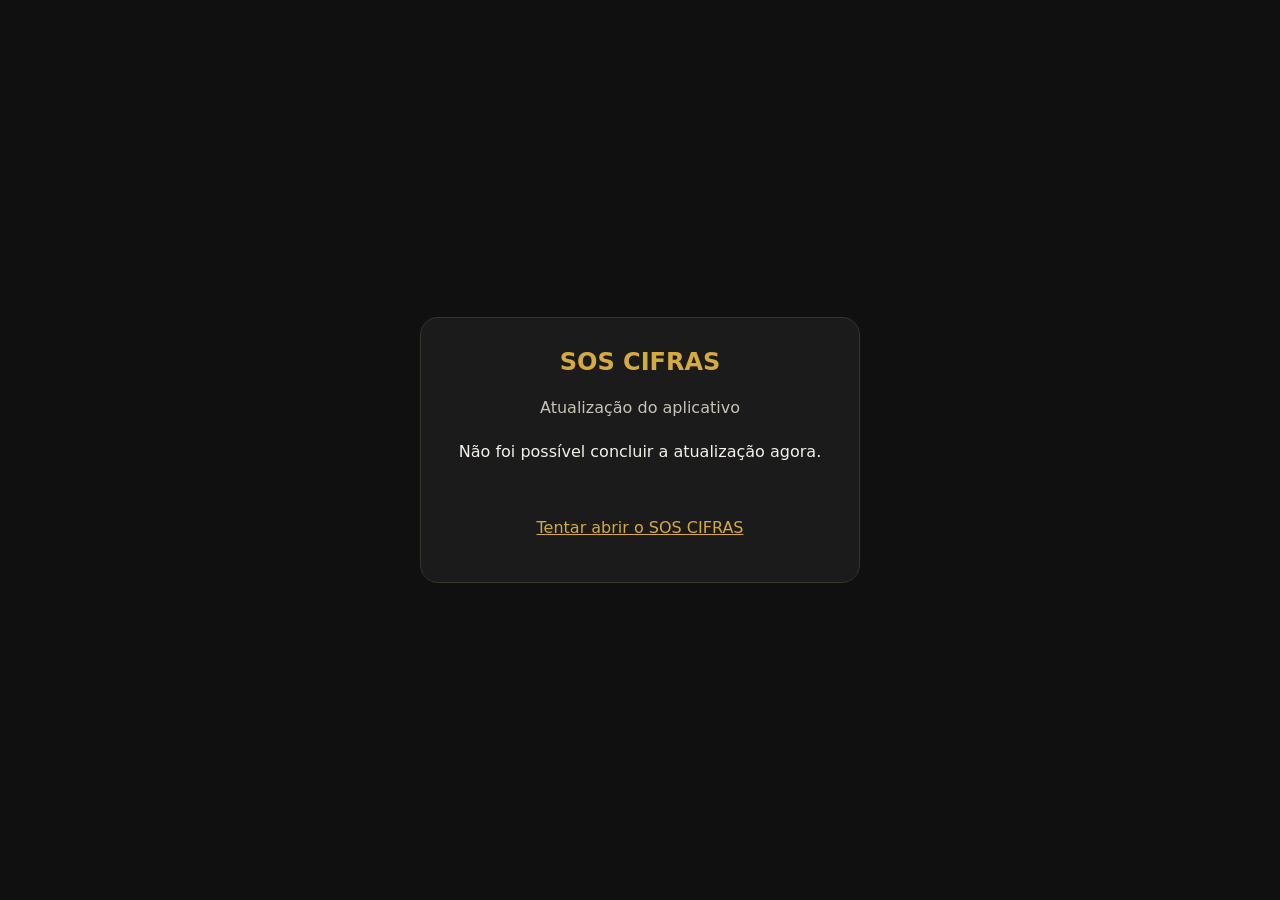
<file: atualizar.html>
<!doctype html>
<html lang="pt-BR">
<head>
<meta charset="utf-8">
<meta name="viewport" content="width=device-width,initial-scale=1">
<meta name="theme-color" content="#101010">
<title>Atualizar SOS CIFRAS</title>
<style>
:root{color-scheme:dark}*{box-sizing:border-box}body{margin:0;min-height:100vh;display:grid;place-items:center;background:#101010;color:#f4f1e8;font:16px/1.5 system-ui,sans-serif;padding:24px}.card{width:min(100%,440px);background:#1b1b1b;border:1px solid #39342a;border-radius:18px;padding:26px;text-align:center}h1{color:#d5aa42;font-size:24px;margin:0 0 12px}p{color:#c9c2b5}#status{min-height:56px;margin:20px 0}.spin{display:inline-block;width:22px;height:22px;border:3px solid #514323;border-top-color:#d5aa42;border-radius:50%;animation:r .8s linear infinite;vertical-align:middle;margin-right:8px}@keyframes r{to{transform:rotate(360deg)}}a{color:#d5aa42}
</style>
</head>
<body>
<main class="card">
<h1>SOS CIFRAS</h1>
<p>Atualização do aplicativo</p>
<div id="status"><span class="spin"></span>Verificando a versão mais recente…</div>
<p id="detail">Mantenha esta página aberta até a conclusão.</p>
</main>
<script>
(async function(){
 const status=document.getElementById('status'),detail=document.getElementById('detail');
 const home='./?atualizacao=1.2.80';
 let redirected=false,updateFound=false;
 function finish(message){
  if(redirected)return;redirected=true;
  status.textContent=message;
  detail.textContent='Abrindo o SOS CIFRAS atualizado…';
  setTimeout(()=>location.replace(home),1100);
 }
 if(!('serviceWorker' in navigator)){
  status.textContent='Este navegador não oferece atualização automática.';
  detail.innerHTML='<a href="./">Abrir SOS CIFRAS</a>';return;
 }
 try{
  const reg=await navigator.serviceWorker.register('./sw.js?v=1.2.80',{scope:'./',updateViaCache:'none'});
  navigator.serviceWorker.addEventListener('controllerchange',()=>finish('Atualização instalada com sucesso.'));
  reg.addEventListener('updatefound',()=>{
   updateFound=true;
   const worker=reg.installing;
   if(!worker)return;
   worker.addEventListener('statechange',()=>{
    if(worker.state==='installed'){
     if(navigator.serviceWorker.controller){
      status.textContent='Nova versão encontrada. Aplicando atualização…';
      worker.postMessage({type:'SKIP_WAITING'});
     }else finish('Aplicativo instalado com sucesso.');
    }
    if(worker.state==='activated')finish('Atualização instalada com sucesso.');
   });
  });
  await reg.update();
  if(reg.waiting){
   status.textContent='Nova versão encontrada. Aplicando atualização…';
   reg.waiting.postMessage({type:'SKIP_WAITING'});
   return;
  }
  if(reg.installing){
   status.textContent='Baixando e instalando a nova versão…';
   return;
  }
  if(!updateFound)finish('O aplicativo já está na versão mais recente.');
 }catch(err){
  console.error('Falha na atualização SOS CIFRAS:',err);
  status.textContent='Não foi possível concluir a atualização agora.';
  detail.innerHTML='<a href="./">Tentar abrir o SOS CIFRAS</a>';
 }
})();
</script>
</body>
</html>
</file>
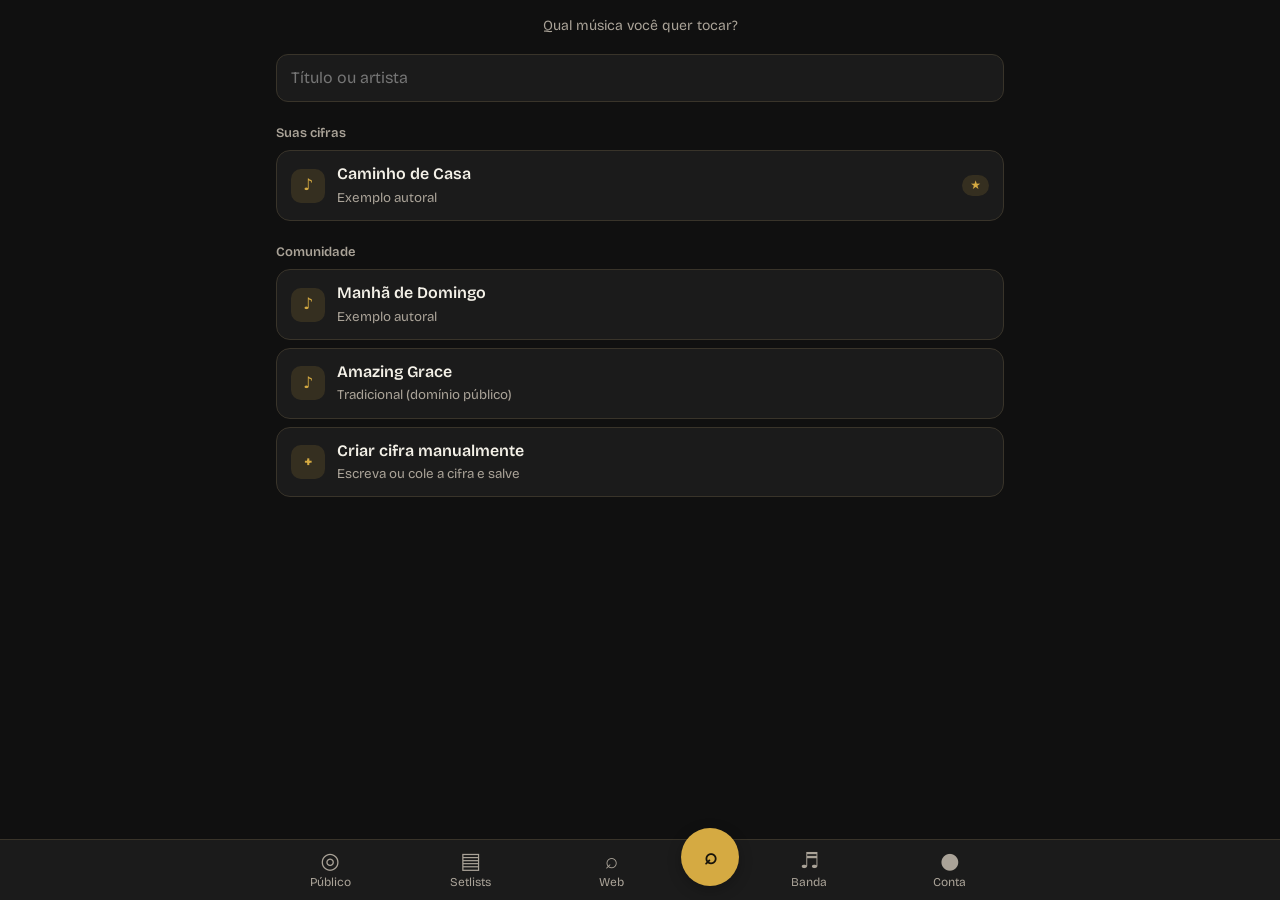
<file: SOS_CIFRAS.html>
<!DOCTYPE html>
<html lang="pt-BR">
<head>
<meta charset="utf-8">
<meta name="viewport" content="width=device-width, initial-scale=1, viewport-fit=cover">
<title>SOS CIFRAS — Cifras e Repertórios</title>
<link href="https://fonts.googleapis.com/css2?family=Bricolage+Grotesque:wght@400;600;800&family=JetBrains+Mono:wght@400;700&display=swap" rel="stylesheet">
<style>
:root{--bg:#101010;--card:#1b1b1b;--ink:#f4f1e8;--mute:#aaa398;--line:#39342a;--brand:#d5aa42;--onbrand:#17130a;--chord:#f0c65b;--bar:#5a451b;--ok:#d5aa42}

:root[data-theme="dark"]{--bg:#101010;--card:#1b1b1b;--ink:#f4f1e8;--mute:#aaa398;--line:#39342a;--brand:#d5aa42;--onbrand:#17130a;--chord:#f0c65b;--bar:#5a451b}
:root{box-sizing:border-box;padding-top:env(safe-area-inset-top,0px);color-scheme:dark}
:root[data-theme="light"]{color-scheme:light}:root[data-theme="dark"]{color-scheme:dark}
*{box-sizing:border-box}html,body{height:100%;margin:0}
body{background:var(--bg);color:var(--ink);font:16px/1.4 "Bricolage Grotesque",system-ui,sans-serif}
#app{max-width:760px;margin:0 auto;padding:16px 16px 110px}
h1{font-size:28px;font-weight:800;letter-spacing:-.02em;margin:8px 0 4px}
h2{font-size:13px;font-weight:600;color:var(--mute);margin:22px 0 8px}
.sub{color:var(--mute);text-align:center;margin:0 0 18px;font-size:14px}
input,textarea,select{width:100%;font:inherit;color:var(--ink);background:var(--card);border:1.5px solid var(--line);border-radius:12px;padding:12px 14px}
textarea{font-family:"JetBrains Mono",ui-monospace,monospace;font-size:14px;min-height:300px;line-height:1.5}
:focus-visible{outline:3px solid var(--brand);outline-offset:2px}
button{font:inherit;cursor:pointer;border:0;color:var(--ink);background:none}
.btn{background:var(--brand);color:var(--onbrand);border-radius:12px;padding:11px 16px;font-weight:600;min-height:44px}
.btn.ghost{background:var(--card);color:var(--ink);border:1.5px solid var(--line)}
.row{display:flex;gap:8px;align-items:center}.row>*{flex:1}.row>.fit{flex:none}
.item{display:flex;align-items:center;gap:12px;width:100%;text-align:left;background:var(--card);border:1px solid var(--line);border-radius:14px;padding:12px 14px;margin-bottom:8px;min-height:56px}
.item b{display:block;font-weight:600}.item small{color:var(--mute)}
.ico{width:34px;height:34px;border-radius:10px;background:color-mix(in srgb,var(--brand) 14%,transparent);color:var(--brand);display:grid;place-items:center;flex:none;font-weight:800}
.chip{font-size:12px;padding:2px 8px;border-radius:99px;background:color-mix(in srgb,var(--brand) 14%,transparent);color:var(--brand);font-weight:600}
.empty{text-align:center;color:var(--mute);padding:28px 10px}
.top{position:sticky;top:env(safe-area-inset-top,0px);z-index:5;background:var(--bg);padding:8px 0;border-bottom:1px solid var(--line);margin:-16px -16px 12px;padding:10px 16px}
.tools{display:flex;gap:6px;flex-wrap:wrap;align-items:center;margin-top:8px}
.tb{min-width:44px;min-height:44px;border-radius:10px;background:var(--card);border:1.5px solid var(--line);font-weight:700}
.tb.on{background:var(--brand);color:var(--onbrand);border-color:var(--brand)}
.sec{background:var(--bar);color:#fff;text-align:center;font-weight:600;font-size:14px;border-radius:8px;padding:5px;margin:18px 0 8px}
.cs{font-family:"JetBrains Mono",ui-monospace,monospace;white-space:pre;overflow-x:auto}
.c{color:var(--chord);font-weight:700}.l{color:var(--ink)}
.tabs{position:fixed;left:0;right:0;bottom:0;background:var(--card);border-top:1px solid var(--line);display:flex;justify-content:center;padding:6px 8px calc(6px + env(safe-area-inset-bottom,0px))}
.tabs>div{display:flex;width:100%;max-width:760px;align-items:center}
.tab{flex:1;display:flex;flex-direction:column;align-items:center;gap:2px;font-size:12px;color:var(--mute);min-height:48px;justify-content:center}
.tab.on{color:var(--brand);font-weight:700}.tab .tabicon{font-size:22px;line-height:22px;height:22px;display:block}
.tab.mid{flex:none;width:58px;height:58px;border-radius:50%;background:var(--brand);color:var(--onbrand);margin-top:-26px;box-shadow:0 4px 14px rgba(0,0,0,.25)}
.toast{position:fixed;left:50%;bottom:96px;transform:translateX(-50%);background:var(--ok);color:#fff;padding:10px 16px;border-radius:12px;font-weight:600;z-index:9}
.seq{position:fixed;left:0;right:0;bottom:calc(66px + env(safe-area-inset-bottom,0px));display:flex;justify-content:center;gap:8px;z-index:4}
.seq .btn{box-shadow:0 3px 10px rgba(0,0,0,.2)}
label{font-size:13px;color:var(--mute);display:block;margin:12px 0 4px}
@media (prefers-reduced-motion:no-preference){.toast{animation:up .2s}@keyframes up{from{opacity:0;transform:translate(-50%,8px)}}}
</style>
</head>
<body>
<div id="app"></div>
<nav class="tabs" aria-label="Navegação"><div id="tabs"></div></nav>
<script>
const N=['C','C#','D','D#','E','F','F#','G','G#','A','A#','B'],FL={Db:'C#',Eb:'D#',Gb:'F#',Ab:'G#',Bb:'A#'};
const CH=/^([A-G][#b]?)((?:m|M|maj|min|dim|aug|sus|add|\d+|[#b+\-]|\([^)]*\))*)(?:\/([A-G][#b]?))?$/;
const nn=(n,s)=>N[((N.indexOf(FL[n]||n)+s)%12+12)%12];
const trTok=(t,s)=>{const m=t.match(CH);return m?nn(m[1],s)+m[2]+(m[3]?'/'+nn(m[3],s):''):t};
const isChordLine=l=>{const k=l.trim().split(/\s+/).filter(Boolean);return k.length>0&&k.every(t=>t==='|'||/^\|?$/.test(t)||CH.test(t))&&k.some(t=>CH.test(t))};
const trLine=(l,s)=>l.replace(/(\S+)( *)/g,(_,t,sp)=>{if(t==='|'||!CH.test(t))return t+sp;const n=trTok(t,s);return n+(sp?' '.repeat(Math.max(1,sp.length-(n.length-t.length))):'')});
const e=s=>String(s).replace(/[&<>"]/g,c=>({'&':'&amp;','<':'&lt;','>':'&gt;','"':'&quot;'}[c]));
const uid=()=>Math.random().toString(36).slice(2,9);

const SEED={songs:[
{id:'s1',t:'Manhã de Domingo',a:'Exemplo autoral',k:'G',src:'com',fav:0,shift:0,body:`[Intro]\n| G  C | D  Em |\n\n[Verso]\nG            C\nAcordo com a luz na janela\nD              Em\nE o dia me chama a cantar\nG          C\nO pão sobre a mesa, a casa em paz\nD            G\nÉ tempo de agradecer\n\n[Refrão]\nC        G\nCanta comigo, canta\nD           Em\nQue a manhã já vai chegar\nC       G\nCada nota, uma oração\nD          G\nE o coração a ecoar`},
{id:'s2',t:'Amazing Grace',a:'Tradicional (domínio público)',k:'G',src:'com',fav:0,shift:0,body:`[Verso 1]\nG         G7       C       G\nAmazing grace, how sweet the sound\n          Em       D\nThat saved a wretch like me\nG         G7        C      G\nI once was lost, but now am found\n        Em    D     G\nWas blind, but now I see`},
{id:'s3',t:'Caminho de Casa',a:'Exemplo autoral',k:'D',src:'mine',fav:1,shift:0,body:`[Intro]\n| D  A | Bm  G |\n\n[Verso]\nD         A\nA estrada é longa e o vento é leve\nBm            G\nCada passo me traz de volta\nD          A\nA luz da varanda acesa está\nG       A      D\nEsperando quem vai chegar\n\n[Refrão]\nG       D\nVou pra casa, vou\nA        Bm\nCom o peito em paz\nG       D     A   D\nSó o que importa ficou`}
],sets:[{id:'l1',n:'Culto de domingo',items:['s1','s2'],shared:true},{id:'l2',n:'Ensaio',items:['s3'],shared:false}],theme:'dark'};
let D;try{D=JSON.parse(localStorage.getItem('soscifras_v1'))}catch(_){}
if(!D){try{D=JSON.parse(localStorage.getItem('acordes_v1'))}catch(_){}}
D=D||JSON.parse(JSON.stringify(SEED));
const save=()=>{try{localStorage.setItem('soscifras_v1',JSON.stringify(D))}catch(_){}};
const S={tab:'busca',q:'',song:null,ctx:null,edit:null,sl:null,fs:16,play:0,pick:0,msg:'',band:null};
let FB=null,fbUnsub=null;
const song=id=>D.songs.find(x=>x.id===id);
let timer=null;const stopPlay=()=>{clearInterval(timer);S.play=0};
const applyTheme=()=>{if(D.theme)document.documentElement.dataset.theme=D.theme;else delete document.documentElement.dataset.theme};

const IC={web:"⌕",band:"♬",busca:"⌕",sets:"▤",pub:"◎",conta:"●"};
function tabs(){const t=[['pub','Público'],['sets','Setlists'],['web','Web'],['busca','Busca'],['band','Banda'],['conta','Conta']];
 document.getElementById('tabs').innerHTML=t.map(([k,n])=>`<button class="tab ${k==='busca'?'mid':''} ${S.tab===k&&!S.song&&!S.edit?'on':''}" data-a="tab" data-v="${k}" aria-label="${n}"><span class="tabicon">${IC[k]}</span>${k==='busca'?'':n}</button>`).join('')}

const item=(s,extra='')=>`<button class="item" data-a="open" data-v="${s.id}"><span class="ico">♪</span><span style="flex:1"><b>${e(s.t)}</b><small>${e(s.a||'')}</small></span>${s.fav?'<span class="chip">★</span>':''}${extra}</button>`;

function vBusca(){const q=S.q.toLowerCase(),m=s=>!q||(s.t+' '+s.a).toLowerCase().includes(q);
 const mine=D.songs.filter(s=>s.src==='mine'&&m(s)),com=D.songs.filter(s=>s.src==='com'&&m(s)),any=mine.length+com.length;
 return `<p class="sub">Qual música você quer tocar?</p>
 <input id="q" type="search" placeholder="Título ou artista" value="${e(S.q)}" aria-label="Buscar música" autocomplete="off">
 ${mine.length?'<h2>Suas cifras</h2>'+mine.map(s=>item(s)).join(''):''}
 ${com.length?'<h2>Comunidade</h2>'+com.map(s=>item(s)).join(''):''}
 ${!any?'<div class="empty">Nada encontrado para essa busca.</div>':''}
 <button class="item" data-a="new"><span class="ico">+</span><span><b>Criar cifra manualmente</b><small>Escreva ou cole a cifra e salve</small></span></button>`}


function sectionName(raw){
 const x=raw.toLowerCase().replace(/[：:]$/,'').trim();
 if(/^(intro|introduction|introdução|introducao)$/.test(x))return'Intro';
 if(/^(verse|verso|estrofe)(\s+\d+)?$/.test(x))return'Verso';
 if(/^(chorus|refr[aã]o|refrain)(\s+\d+)?$/.test(x))return'Refrão';
 if(/^(bridge|ponte)$/.test(x))return'Ponte';
 if(/^(solo|instrumental)$/.test(x))return'Solo';
 if(/^(outro|ending|end|final|coda)$/.test(x))return'Final';
 return null;
}
function organizeImportedText(raw, chordOnly){
 let lines=String(raw||'').replace(/\r/g,'').split('\n')
  .map(x=>x.replace(/^\s*>\s?/,'').replace(/\*\*/g,'').replace(/^\s*[-*_]{3,}\s*$/,'').trimEnd());
 const out=[]; let hasSection=false, glossary=false;
 for(const line of lines){
  const t=line.trim();
  if(!t) { if(out.length&&out[out.length-1]!=='')out.push(''); continue; }
  const headingText=t.replace(/^#{1,6}\s*/,'').trim();
  if(/^(?:Acordes da música|Acordes utilizados|Colaboradores|Enviado por|Corrigido por|Composição:|Talvez você queira|Vídeo|Video)$/i.test(headingText)){glossary=true;continue;}
  if(glossary)continue;
  const heading=t.match(/^(?:#{1,6}\s*)?(?:\[([^\]]+)\]|([A-Za-zÀ-ÿ][A-Za-zÀ-ÿ ]{1,24}))\s*:?\s*$/);
  const section=heading?sectionName(heading[1]||heading[2]):null;
  if(section){out.push('['+section+']');hasSection=true;continue;}
  if(/^#{1,6}\s/.test(t))continue;
  if(/^(URL Source|Published Time|Markdown Content)\s*:/i.test(t))continue;
  if(/^(Tom|Capo|Acordes|Início|Inicio|Final|Fixo)\s*(?:\[Button:|$)/i.test(t))continue;

  // Algumas páginas colocam cada acorde em um botão junto da frase.
  // Converte os botões em uma linha de acordes e preserva a frase abaixo.
  const marks=[...t.matchAll(/\[Button:\s*([^\]]+)\]/gi)];
  if(marks.length){
   const chords=marks.map(m=>m[1].trim()).filter(x=>CH.test(x));
   const lyric=t.replace(/\[Button:\s*[^\]]+\]/gi,'').replace(/^\s*[-*]\s*/,'').trim();
   if(chords.length){
    out.push(chords.join('  '));
    if(!chordOnly&&lyric)out.push(lyric);
   }else if(!chordOnly&&lyric)out.push(lyric);
   continue;
  }
  if(chordOnly&&!isChordLine(t))continue;
  out.push(line);
 }
 while(out.length&&out[0]==='')out.shift();
 while(out.length&&out[out.length-1]==='')out.pop();
 if(!out.length)return '';
 if(!hasSection){
  const first=out.findIndex(x=>x.trim());
  if(first>=0&&isChordLine(out[first])){
   let end=first;
   while(end<out.length&&(!out[end].trim()||isChordLine(out[end])))end++;
   out.splice(first,0,'[Intro]');
   if(end<out.length)out.splice(end+1,0,'[Verso]');
  }else if(!chordOnly){
   out.unshift('[Verso]');
  }else{
   out.unshift('[Intro]');
  }
 }
 return out.join('\n').replace(/\n{3,}/g,'\n\n').trim();
}
async function importFromLink(){
 const field=document.getElementById('wurl'),button=document.querySelector('[data-a="webfetch"]');
 const raw=field?.value.trim();
 if(!raw){toast('Cole o endereço da página da cifra.');return;}
 let target;
 try{target=new URL(raw);if(!/^https?:$/.test(target.protocol))throw new Error('URL inválida');}
 catch(_){toast('Informe um link HTTPS ou HTTP válido.');return;}
 if(button){button.disabled=true;button.textContent='Buscando cifra…';}
 try{
  const response=await fetch('https://r.jina.ai/'+target.href,{headers:{Accept:'application/json'}});
  const payload=await response.text();
  if(!response.ok)throw new Error('Leitor externo respondeu HTTP '+response.status);
  let source=payload,title='';
  try{
   const data=JSON.parse(payload);
   source=data?.data?.content||data?.content||'';
   title=data?.data?.title||data?.title||'';
  }catch(_){}
  if(!source)source=payload;
  if(!source||source.length<30)throw new Error('O leitor não retornou conteúdo legível.');
  title=title||(source.match(/^Title:\s*(.+)$/mi)||[])[1]||'';
  let content=source.replace(/^Title:.*\n?/gmi,'').replace(/^URL Source:.*\n?/gmi,'').replace(/^Markdown Content:\s*\n?/gmi,'').trim();
  const titleField=document.getElementById('wtitle'),artistField=document.getElementById('wartist');
  if(title&&!titleField.value.trim())titleField.value=title;
  const knownTitle=titleField.value.trim();
  const knownArtist=artistField.value.trim();
  if(knownTitle)content=content.split('\n').filter((line,i)=>!(i<5&&line.replace(/^#+\s*/,'').trim().toLowerCase()===knownTitle.toLowerCase())).join('\n');
  if(knownArtist)content=content.split('\n').filter((line,i)=>!(i<5&&line.trim().toLowerCase()===knownArtist.toLowerCase())).join('\n');
  const body=organizeImportedText(content,document.getElementById('wonly').checked);
  if(!body)throw new Error('A página foi lida, mas não encontrei conteúdo de cifra aproveitável.');
  document.getElementById('wbody').value=body;
  toast('Cifra recebida e organizada. Confira antes de importar.');
 }catch(err){
  console.error('Falha ao importar cifra:',err);
  toast('Falha na leitura: '+(err?.message||'verifique o link e tente novamente.'));
 }finally{
  if(button){button.disabled=false;button.textContent='Buscar cifra pelo link';}
 }
}
function vWeb(){return `<h1>Buscar e importar cifras</h1><p class="sub" style="text-align:left">Pesquise a música ou cole o link direto da página. O aplicativo tenta ler o conteúdo e organizar as seções automaticamente. Se o site bloquear a leitura, use copiar e colar.</p><label for="webq">Música ou artista</label><input id="webq" placeholder="Ex.: nome da música — artista"><div class="row" style="margin:8px 0"><button class="btn" data-a="webgoogle">Google</button><button class="btn ghost" data-a="webbing">Bing</button></div><label for="wurl">Link da cifra</label><input id="wurl" type="url" placeholder="https://site.com/cifra-da-musica"><button class="btn" style="width:100%;margin-top:8px" data-a="webfetch">Buscar cifra pelo link</button><h2>Dados da música</h2><label for="wtitle">Título</label><input id="wtitle" placeholder="Título da música"><label for="wartist">Artista</label><input id="wartist" placeholder="Artista"><label for="wkey">Tom original (opcional)</label><input id="wkey" placeholder="Ex.: G, F#m, Bb"><label class="row" style="justify-content:flex-start;gap:9px"><input id="wonly" type="checkbox" style="width:20px;height:20px;flex:none"> Importar somente os acordes, sem a letra</label><label for="wbody">Conteúdo importado ou cifra copiada</label><textarea id="wbody" placeholder="[Intro]\nG  D  Em  C\n\n[Verso]\nG..." spellcheck="false"></textarea><button class="btn" style="width:100%;margin-top:10px" data-a="webimport">Importar para minhas cifras</button>`}
function vBand(){return `<h1>Banda sincronizada</h1><p class="sub" style="text-align:left">Conecte os dispositivos da banda ao mesmo grupo. O líder controla a música atual e pode enviar o repertório e as setlists para os demais músicos.</p><h2>Configuração Firebase</h2><label for="fbapi">API Key</label><input id="fbapi" placeholder="Firebase apiKey" value="${e((D.firebase||{}).apiKey||'')}"><label for="fbdom">Auth Domain</label><input id="fbdom" placeholder="projeto.firebaseapp.com" value="${e((D.firebase||{}).authDomain||'')}"><label for="fbpid">Project ID</label><input id="fbpid" placeholder="Firebase Project ID" value="${e((D.firebase||{}).projectId||'')}"><label for="fbapp">App ID</label><input id="fbapp" placeholder="Firebase App ID" value="${e((D.firebase||{}).appId||'')}"><button class="btn" style="width:100%;margin-top:8px" data-a="fbconfig">Salvar configuração</button><h2>Conta do músico</h2><label for="fbemail">E-mail</label><input id="fbemail" type="email" autocomplete="username" placeholder="seu@email.com"><label for="fbpass">Senha</label><input id="fbpass" type="password" autocomplete="current-password" placeholder="Senha"><div class="row" style="margin-top:8px"><button class="btn" data-a="fblogin">Entrar</button><button class="btn ghost" data-a="fbcreate">Criar conta</button></div><h2>Grupo</h2><div class="row"><input id="fbcode" placeholder="Código do grupo"><button class="btn" data-a="fbjoin">Entrar no grupo</button></div><button class="btn ghost" style="width:100%;margin-top:8px" data-a="fbgroup">Criar grupo e ser líder</button><button class="btn ghost" style="width:100%;margin-top:8px" data-a="fbsync">Enviar repertório e setlists aos membros</button><p id="fbstatus" class="sub" style="text-align:left">Ainda não conectado.</p><p class="sub" style="text-align:left">A sincronização entre aparelhos só ficará ativa após configurar Authentication (e-mail/senha), Firestore e publicar as regras de segurança no Firebase.</p>`}

function vPub(){const l=D.songs.filter(s=>s.src==='com');return `<h1>Público</h1><p class="sub" style="text-align:left">Cifras compartilhadas pela comunidade.</p>${l.map(s=>item(s)).join('')||'<div class="empty">Nenhuma cifra pública ainda.</div>'}`}

function vSets(){
 if(S.sl){const l=D.sets.find(x=>x.id===S.sl);if(!l){S.sl=null;return vSets()}
  const opts=D.songs.filter(s=>!l.items.includes(s.id));
  return `<div class="top"><button class="btn ghost" data-a="back">‹ Voltar</button></div><h1>${e(l.n)}</h1><p class="sub" style="text-align:left">${l.items.length} música(s) ${l.shared?'· compartilhada':''}</p><div class="row"><button class="btn ghost" data-a="renameset">Renomear setlist</button><button class="btn ghost" data-a="share">${l.shared?'Parar de compartilhar':'Marcar como compartilhada'}</button></div>
  ${l.items.map((id,i)=>{const s=song(id);return s?`<div class="row" style="margin-bottom:8px"><button class="item" style="margin:0" data-a="openset" data-v="${i}"><span class="ico">${i+1}</span><span><b>${e(s.t)}</b><small>${e(s.a||'')}</small></span></button><button class="tb fit" data-a="up" data-v="${i}" aria-label="Subir">↑</button><button class="tb fit" data-a="down" data-v="${i}" aria-label="Descer">↓</button><button class="tb fit" data-a="rm" data-v="${i}" aria-label="Remover">✕</button></div>`:''}).join('')||'<div class="empty">Setlist vazia. Adicione músicas abaixo.</div>'}
  ${opts.length?`<h2>Adicionar música</h2><div class="row"><select id="addsel" aria-label="Música">${opts.map(s=>`<option value="${s.id}">${e(s.t)}</option>`).join('')}</select><button class="btn fit" data-a="addto">Adicionar</button></div>`:''}
  <h2>Opções</h2><div class="row"><button class="btn ghost" data-a="delset">Excluir setlist</button></div>`}
 return `<h1>Minhas setlists</h1>
 <div class="row" style="margin:10px 0 14px"><input id="nl" placeholder="Nome da nova setlist" aria-label="Nome da setlist"><button class="btn fit" data-a="mkset">Criar</button></div>
 <button class="item" data-a="favs"><span class="ico">★</span><span><b>Minhas cifras</b><small>${D.songs.filter(s=>s.src==='mine').length} música(s)</small></span></button>
 ${D.sets.map(l=>`<button class="item" data-a="oset" data-v="${l.id}"><span class="ico">▤</span><span style="flex:1"><b>${e(l.n)}</b><small>${l.items.length} música(s)</small></span>${l.shared?'<span class="chip">compartilhada</span>':''}</button>`).join('')}`}

function vConta(){return `<h1>Conta</h1><h2>Aparência</h2><div class="row"><button class="btn ghost" data-a="th" data-v="light">Claro</button><button class="btn ghost" data-a="th" data-v="dark">Escuro</button><button class="btn ghost" data-a="th" data-v="">Automático</button></div>
 <h2>Dados</h2><p style="color:var(--mute)">As cifras ficam salvas neste navegador. Para sincronizar outros aparelhos, use a aba Banda com Firebase configurado.</p><button class="btn ghost" data-a="reset">Restaurar exemplos</button>`}

function vSong(){const s=song(S.song);if(!s)return'';const cur=s.shift||0;
 const body=s.body.split('\n').filter(l=>s.type!=='chords'||/^\s*\[.+\]\s*$/.test(l)||isChordLine(l)||!l.trim()).map(l=>{const m=l.match(/^\s*\[(.+)\]\s*$/);if(m)return`<div class="sec">${e(m[1])}</div>`;
  return isChordLine(l)?`<div class="cs c">${e(trLine(l,cur))||' '}</div>`:`<div class="cs l">${e(l)||' '}</div>`}).join('');
 const k=s.k?nn(s.k.replace(/m$/,''),cur)+(/m$/.test(s.k)?'m':''):'—';
 const pos=S.ctx?S.ctx.i+1+'/'+S.ctx.ids.length:'';
 return `<div class="top"><div class="row"><button class="btn ghost fit" data-a="back">‹ Voltar</button><div style="flex:1;min-width:0"><b style="display:block;overflow:hidden;text-overflow:ellipsis;white-space:nowrap">${e(s.t)}</b><small style="color:var(--mute)">${e(s.a||'')}</small></div></div>
 <div class="tools"><button class="tb" data-a="tr" data-v="-1" aria-label="Baixar tom">−</button><span class="chip" style="padding:8px 12px">Tom ${e(k)}${cur?' ('+(cur>0?'+':'')+cur+')':''}</span><button class="tb" data-a="tr" data-v="1" aria-label="Subir tom">+</button>
 <button class="tb" data-a="fs" data-v="-1" aria-label="Diminuir fonte">A−</button><button class="tb" data-a="fs" data-v="1" aria-label="Aumentar fonte">A+</button>
 <button class="tb ${S.play?'on':''}" data-a="play" aria-label="Rolagem automática">${S.play?'❚❚':'▶'}</button><button class="tb ${s.fav?'on':''}" data-a="fav" aria-label="Favoritar">★</button>
 <button class="tb" data-a="edit" aria-label="Editar">✎</button><button class="tb ${S.pick?'on':''}" data-a="pick" aria-label="Adicionar à setlist">▤+</button><button class="tb" data-a="print" aria-label="Imprimir">⎙</button></div>
 ${S.pick?`<div class="tools">${D.sets.map(l=>`<button class="btn ghost" data-a="toset" data-v="${l.id}">${e(l.n)}</button>`).join('')||'<small>Crie uma setlist primeiro.</small>'}</div>`:''}</div>
 <div style="font-size:${S.fs}px">${body}</div>
 ${S.ctx?`<div class="seq"><button class="btn" data-a="prev" ${S.ctx.i<1?'disabled style="opacity:.4"':''}>‹ Anterior</button><span class="btn ghost" style="min-width:64px;text-align:center">${pos}</span><button class="btn" data-a="next" ${S.ctx.i>=S.ctx.ids.length-1?'disabled style="opacity:.4"':''}>Próxima ›</button></div>`:''}`}

function vEdit(){const s=S.edit;return `<div class="top"><div class="row"><button class="btn ghost fit" data-a="cancel">Cancelar</button><button class="btn fit" data-a="save">Salvar</button></div></div><h1>${song(s.id)?'Editar cifra':'Nova cifra'}</h1>
 <label for="et">Título</label><input id="et" value="${e(s.t)}"><div class="row"><div><label for="ea">Artista</label><input id="ea" value="${e(s.a)}"></div><div><label for="ek">Tom</label><input id="ek" value="${e(s.k)}" placeholder="Ex.: G"></div></div>
 <label for="etype">Formato da cifra</label><select id="etype"><option value="lyrics" ${(s.type||'lyrics')==='lyrics'?'selected':''}>Acordes com letra</option><option value="chords" ${s.type==='chords'?'selected':''}>Somente acordes, sem letra</option></select>
 <label for="eb">Conteúdo (use [Intro], [Verso], [Refrão], [Ponte] e [Final] para separar as partes)</label><textarea id="eb" spellcheck="false">${e(s.body)}</textarea>`}

function render(){stopIfLeft();applyTheme();let h;
 if(S.edit)h=vEdit();else if(S.song)h=vSong();else h={busca:vBusca,pub:vPub,sets:vSets,web:vWeb,band:vBand,conta:vConta}[S.tab]();
 const q=document.getElementById('q'),f=q&&document.activeElement===q,pos=q&&q.selectionStart;
 document.getElementById('app').innerHTML=h;
 tabs();if(f){const n=document.getElementById('q');n.focus();n.setSelectionRange(pos,pos)}}
function stopIfLeft(){if(!S.song&&S.play)stopPlay()}
let toastTimer=null;
function toast(m){
 const previous=document.querySelector('.toast');if(previous)previous.remove();
 const el=document.createElement('div');el.className='toast';el.setAttribute('role','status');el.textContent=String(m);
 document.body.appendChild(el);clearTimeout(toastTimer);toastTimer=setTimeout(()=>el.remove(),1800);
}
function openSong(id,ctx){S.song=id;S.ctx=ctx||null;S.pick=0;stopPlay();render();window.scrollTo(0,0);if(S.band?.role==='leader')fbSyncCurrent(id)}

document.addEventListener('input',ev=>{if(ev.target.id==='q'){S.q=ev.target.value;render()}});
document.addEventListener('click',ev=>{const b=ev.target.closest('[data-a]');if(!b)return;const a=b.dataset.a,v=b.dataset.v;
 const s=S.song&&song(S.song),l=S.sl&&D.sets.find(x=>x.id===S.sl);
 switch(a){
 case'tab':S.tab=v;S.song=null;S.edit=null;S.sl=null;S.ctx=null;render();break;
 case'webgoogle':case'webbing':{const q=document.getElementById('webq').value.trim();if(q)window.open((a==='webgoogle'?'https://www.google.com/search?q=':'https://www.bing.com/search?q=')+encodeURIComponent(q+' cifra'),'_blank','noopener');break}
 case'webfetch':importFromLink();break;
 case'webimport':{const t=document.getElementById('wtitle').value.trim(),ar=document.getElementById('wartist').value.trim(),k=document.getElementById('wkey').value.trim(),only=document.getElementById('wonly').checked,body=organizeImportedText(document.getElementById('wbody').value,only);if(!t||!body){toast('Informe o título e o conteúdo da cifra.');break}const x={id:uid(),t,a:ar,k,body,type:only?'chords':'lyrics',src:'mine',fav:0,shift:0};D.songs.unshift(x);save();S.tab='busca';S.q='';openSong(x.id);break}
 case'fbconfig':D.firebase={apiKey:document.getElementById('fbapi').value.trim(),authDomain:document.getElementById('fbdom').value.trim(),projectId:document.getElementById('fbpid').value.trim(),appId:document.getElementById('fbapp').value.trim()};save();toast('Configuração salva neste dispositivo.');break;
 case'fbcreate':case'fblogin':case'fbjoin':case'fbgroup':case'fbsync':fbDo(a);break;
 case'renameset':{const n=prompt('Novo nome da setlist:',l.n);if(n&&n.trim()){l.n=n.trim();save();render()}break}
 case'open':openSong(v);break;
 case'back':if(S.song){S.song=null;S.ctx=null;stopPlay()}else if(S.sl)S.sl=null;render();break;
 case'new':S.edit={id:uid(),t:'',a:'',k:'',body:'[Verso]\n',type:'lyrics'};render();break;
 case'edit':S.edit={...s};S.song=null;render();break;
 case'cancel':S.edit=null;render();break;
 case'save':{const x=S.edit;x.t=document.getElementById('et').value.trim()||'Sem título';x.a=document.getElementById('ea').value.trim();x.k=document.getElementById('ek').value.trim();x.type=document.getElementById('etype').value;x.body=organizeImportedText(document.getElementById('eb').value,x.type==='chords');
  const i=D.songs.findIndex(y=>y.id===x.id);if(i<0)D.songs.unshift({...x,src:'mine',fav:0,shift:0});else D.songs[i]={...D.songs[i],...x};save();S.edit=null;S.song=x.id;toast('Cifra salva com sucesso');break}
 case'tr':s.shift=((s.shift||0)+ +v+12)%12;if(s.shift>6)s.shift-=12;save();render();break;
 case'fs':S.fs=Math.min(30,Math.max(11,S.fs+ +v*2));render();break;
 case'fav':s.fav=s.fav?0:1;save();render();break;
 case'play':if(S.play)stopPlay();else{S.play=1;timer=setInterval(()=>window.scrollBy(0,1),50)}render();break;
 case'pick':S.pick=S.pick?0:1;render();break;
 case'toset':{const t=D.sets.find(x=>x.id===v);if(!t.items.includes(s.id))t.items.push(s.id);save();S.pick=0;toast('Adicionada a “'+t.n+'”');break}
 case'print':window.print();break;
 case'prev':case'next':{const i=S.ctx.i+(a==='next'?1:-1);S.ctx.i=i;S.song=S.ctx.ids[i];stopPlay();render();window.scrollTo(0,0);break}
 case'oset':S.sl=v;render();break;
 case'favs':S.tab='busca';S.q='';render();break;
 case'openset':{const ids=l.items.filter(song);openSong(ids[+v],{ids,i:+v});break}
 case'mkset':{const n=document.getElementById('nl').value.trim();if(n){D.sets.unshift({id:uid(),n,items:[],shared:false});save();render()}break}
 case'addto':l.items.push(document.getElementById('addsel').value);save();render();break;
 case'up':case'down':{const i=+v,j=a==='up'?i-1:i+1;if(j>=0&&j<l.items.length){[l.items[i],l.items[j]]=[l.items[j],l.items[i]];save();render()}break}
 case'rm':l.items.splice(+v,1);save();render();break;
 case'share':l.shared=!l.shared;save();render();break;
 case'delset':D.sets=D.sets.filter(x=>x!==l);S.sl=null;save();render();break;
 case'th':D.theme=v;save();render();break;
 case'reset':D=JSON.parse(JSON.stringify(SEED));save();toast('Exemplos restaurados');break;
 }});

async function fbDo(action){
 const status=m=>{const x=document.getElementById('fbstatus');if(x)x.textContent=m;};
 try{
  const cfg=D.firebase||{};if(!cfg.apiKey||!cfg.projectId||!cfg.appId||!cfg.authDomain){status('Preencha e salve os quatro campos de configuração Firebase.');return}
  if(!FB){const [appM,authM,dbM]=await Promise.all([import('https://www.gstatic.com/firebasejs/10.14.1/firebase-app.js'),import('https://www.gstatic.com/firebasejs/10.14.1/firebase-auth.js'),import('https://www.gstatic.com/firebasejs/10.14.1/firebase-firestore.js')]);const app=appM.initializeApp(cfg,'soscifras');const auth=authM.getAuth(app);const db=dbM.getFirestore(app);FB={...appM,...authM,...dbM,app,auth,db};}
  const {auth,db,createUserWithEmailAndPassword,signInWithEmailAndPassword,doc,setDoc,getDoc,onSnapshot,updateDoc,arrayUnion}=FB;
  const email=document.getElementById('fbemail')?.value.trim(),pass=document.getElementById('fbpass')?.value;
  if(action==='fbcreate'){await createUserWithEmailAndPassword(auth,email,pass);status('Conta criada e conectada: '+auth.currentUser.email);return}
  if(action==='fblogin'){await signInWithEmailAndPassword(auth,email,pass);status('Conectado: '+auth.currentUser.email);return}
  if(!auth.currentUser){status('Entre na sua conta antes de criar ou acessar um grupo.');return}
  if(action==='fbgroup'){
   const payloadSize=JSON.stringify({songs:D.songs,sets:D.sets}).length;if(payloadSize>850000){status('Repertório muito grande para um único documento do Firestore. Reduza o conteúdo antes de criar o grupo.');return}const code=Math.random().toString(36).slice(2,10).toUpperCase();const ref=doc(db,'sos_cifras_groups',code);
   await setDoc(ref,{code,owner:auth.currentUser.uid,leader:auth.currentUser.uid,members:[auth.currentUser.uid],currentSong:null,songs:D.songs,sets:D.sets,updatedAt:Date.now()});
   S.band={code,role:'leader'};document.getElementById('fbcode').value=code;status('Grupo criado. Código para os músicos: '+code);fbListen(ref);return;
  }
  if(action==='fbjoin'){
   const code=document.getElementById('fbcode').value.trim().toUpperCase();const ref=doc(db,'sos_cifras_groups',code);const snap=await getDoc(ref);if(!snap.exists()){status('Código não encontrado.');return}await updateDoc(ref,{members:arrayUnion(auth.currentUser.uid)});S.band={code,role:'member'};status('Entrou no grupo '+code+'. Aguardando sincronização.');fbListen(ref);return;
  }
  if(action==='fbsync'){
   if(S.band?.role!=='leader'){status('Somente o líder pode enviar o repertório.');return}const payloadSize=JSON.stringify({songs:D.songs,sets:D.sets}).length;if(payloadSize>850000){status('Repertório muito grande para sincronizar em um único documento Firestore.');return}await updateDoc(doc(db,'sos_cifras_groups',S.band.code),{songs:D.songs,sets:D.sets,updatedAt:Date.now()});status('Repertório e setlists enviados ao grupo.');return;
  }
 }catch(err){console.error(err);status('Falha Firebase: '+(err.code||err.message||'erro desconhecido'));}
}
function fbListen(ref){if(fbUnsub)fbUnsub();fbUnsub=FB.onSnapshot(ref,snap=>{if(!snap.exists())return;const d=snap.data();if(S.band?.role!=='leader'){if(Array.isArray(d.songs))D.songs=d.songs;if(Array.isArray(d.sets))D.sets=d.sets;if(d.currentSong&&song(d.currentSong)){S.song=d.currentSong;S.tab='busca'}save();render()}const status=document.getElementById('fbstatus');if(status)status.textContent='Grupo '+d.code+' conectado · '+(d.leader===FB.auth.currentUser?.uid?'Você é líder':'sincronizado com o líder');},err=>{const status=document.getElementById('fbstatus');if(status)status.textContent='Erro na sincronização: '+err.message;});}
async function fbSyncCurrent(id){try{if(FB&&S.band?.role==='leader')await FB.updateDoc(FB.doc(FB.db,'sos_cifras_groups',S.band.code),{currentSong:id,updatedAt:Date.now()})}catch(e){console.error(e)}}

render();
</script>
</body>
</html>
</file>
